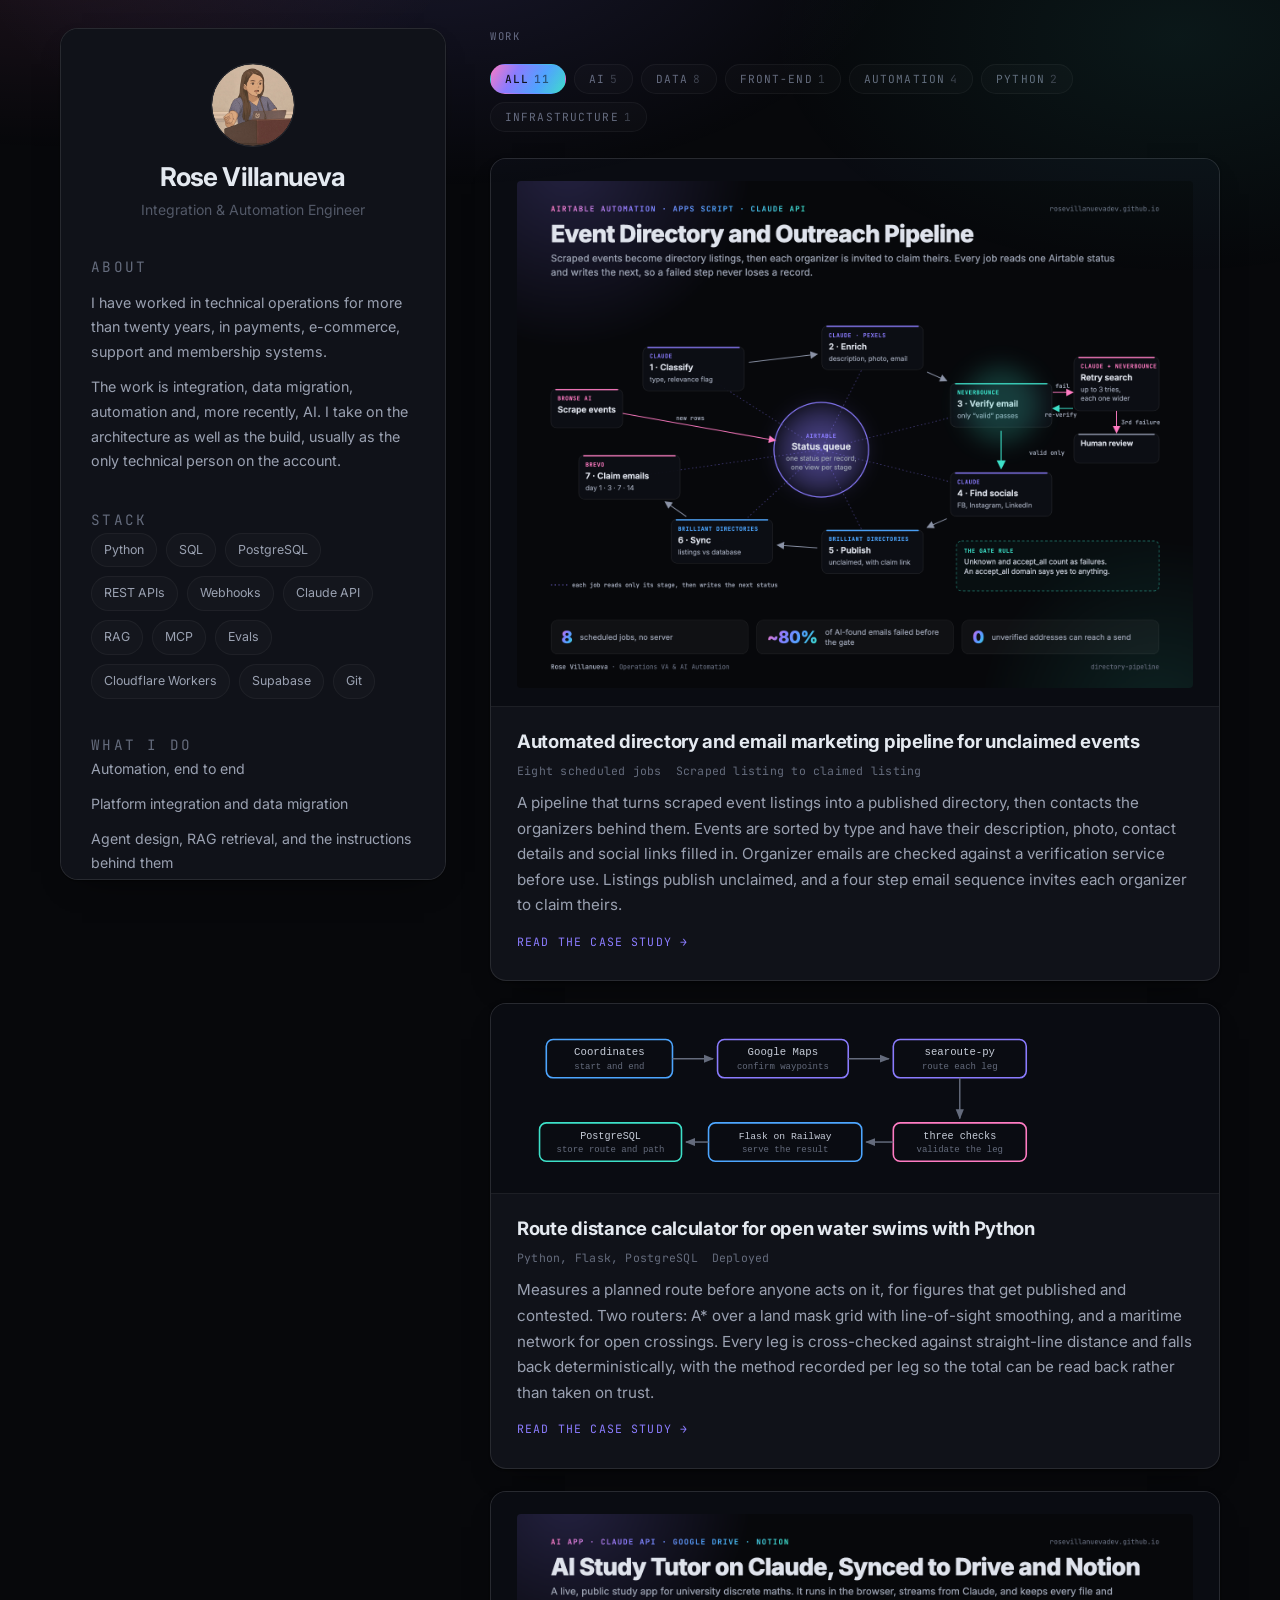
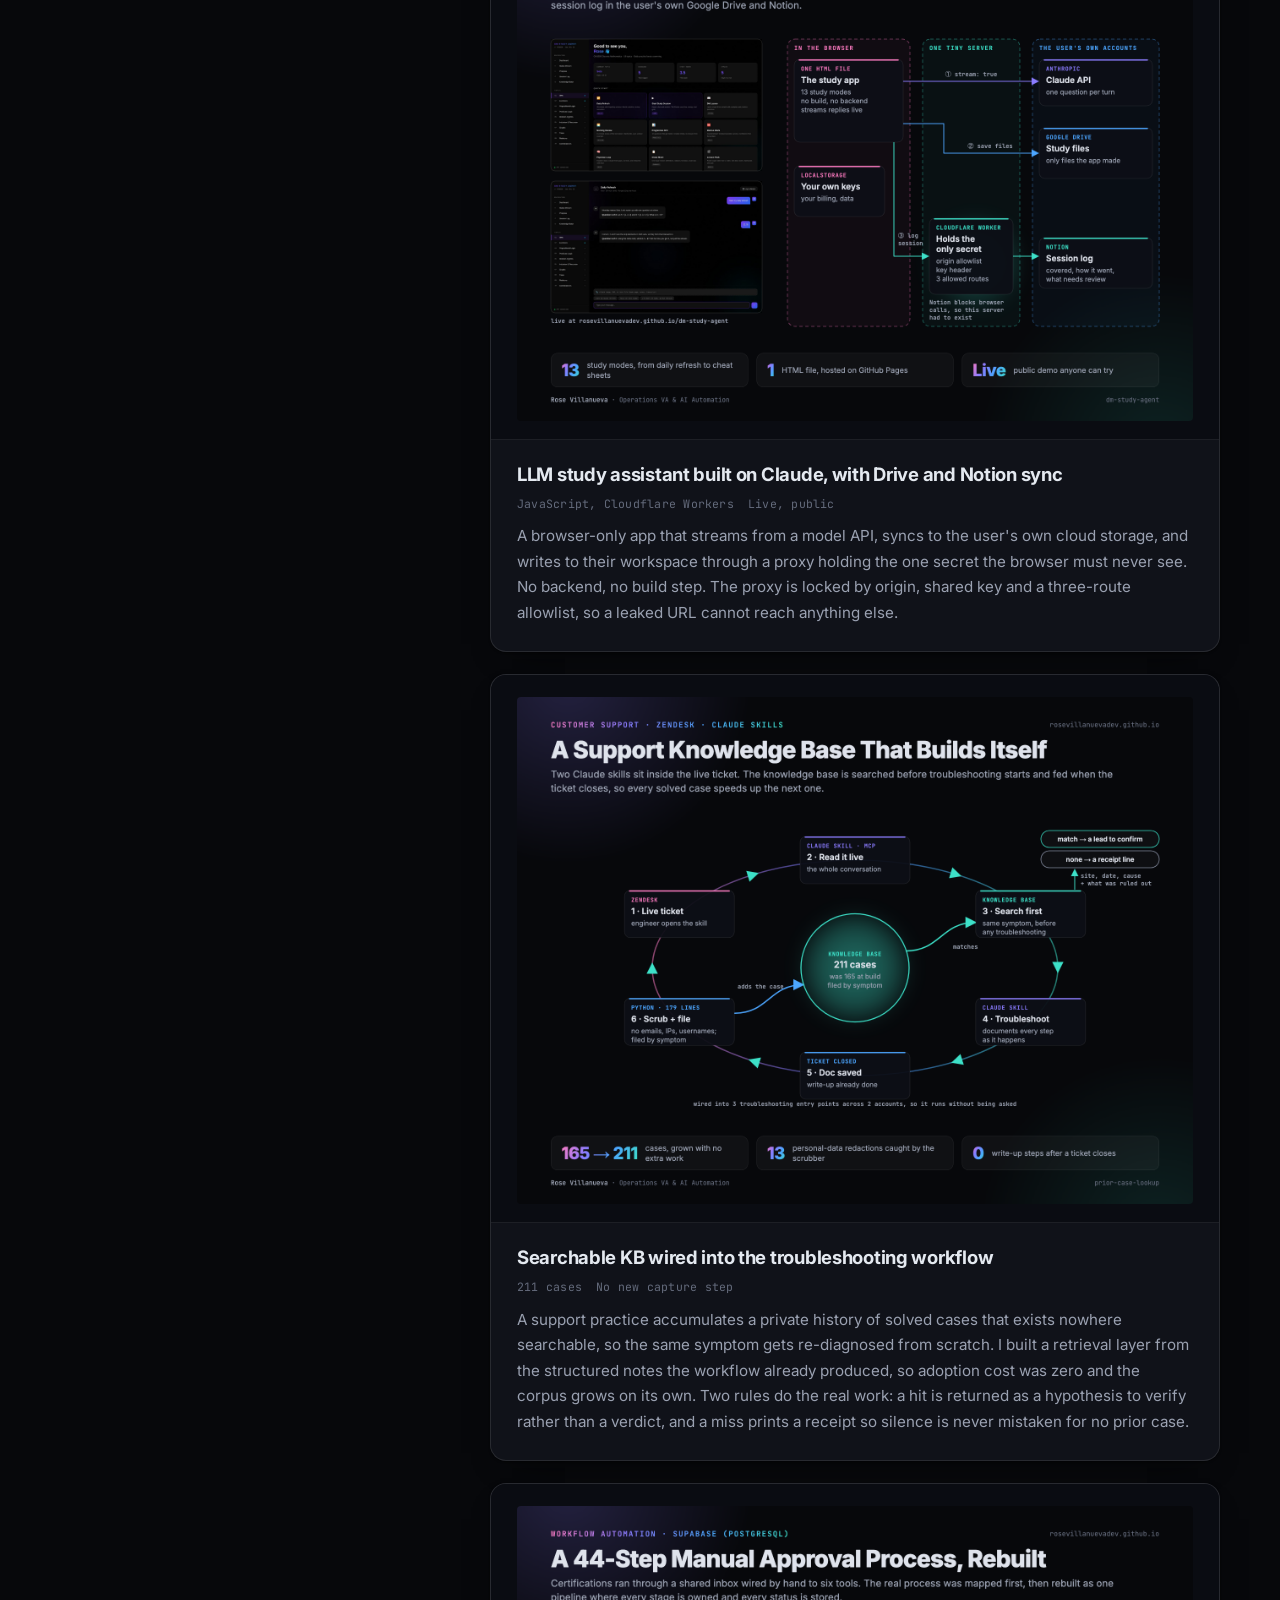
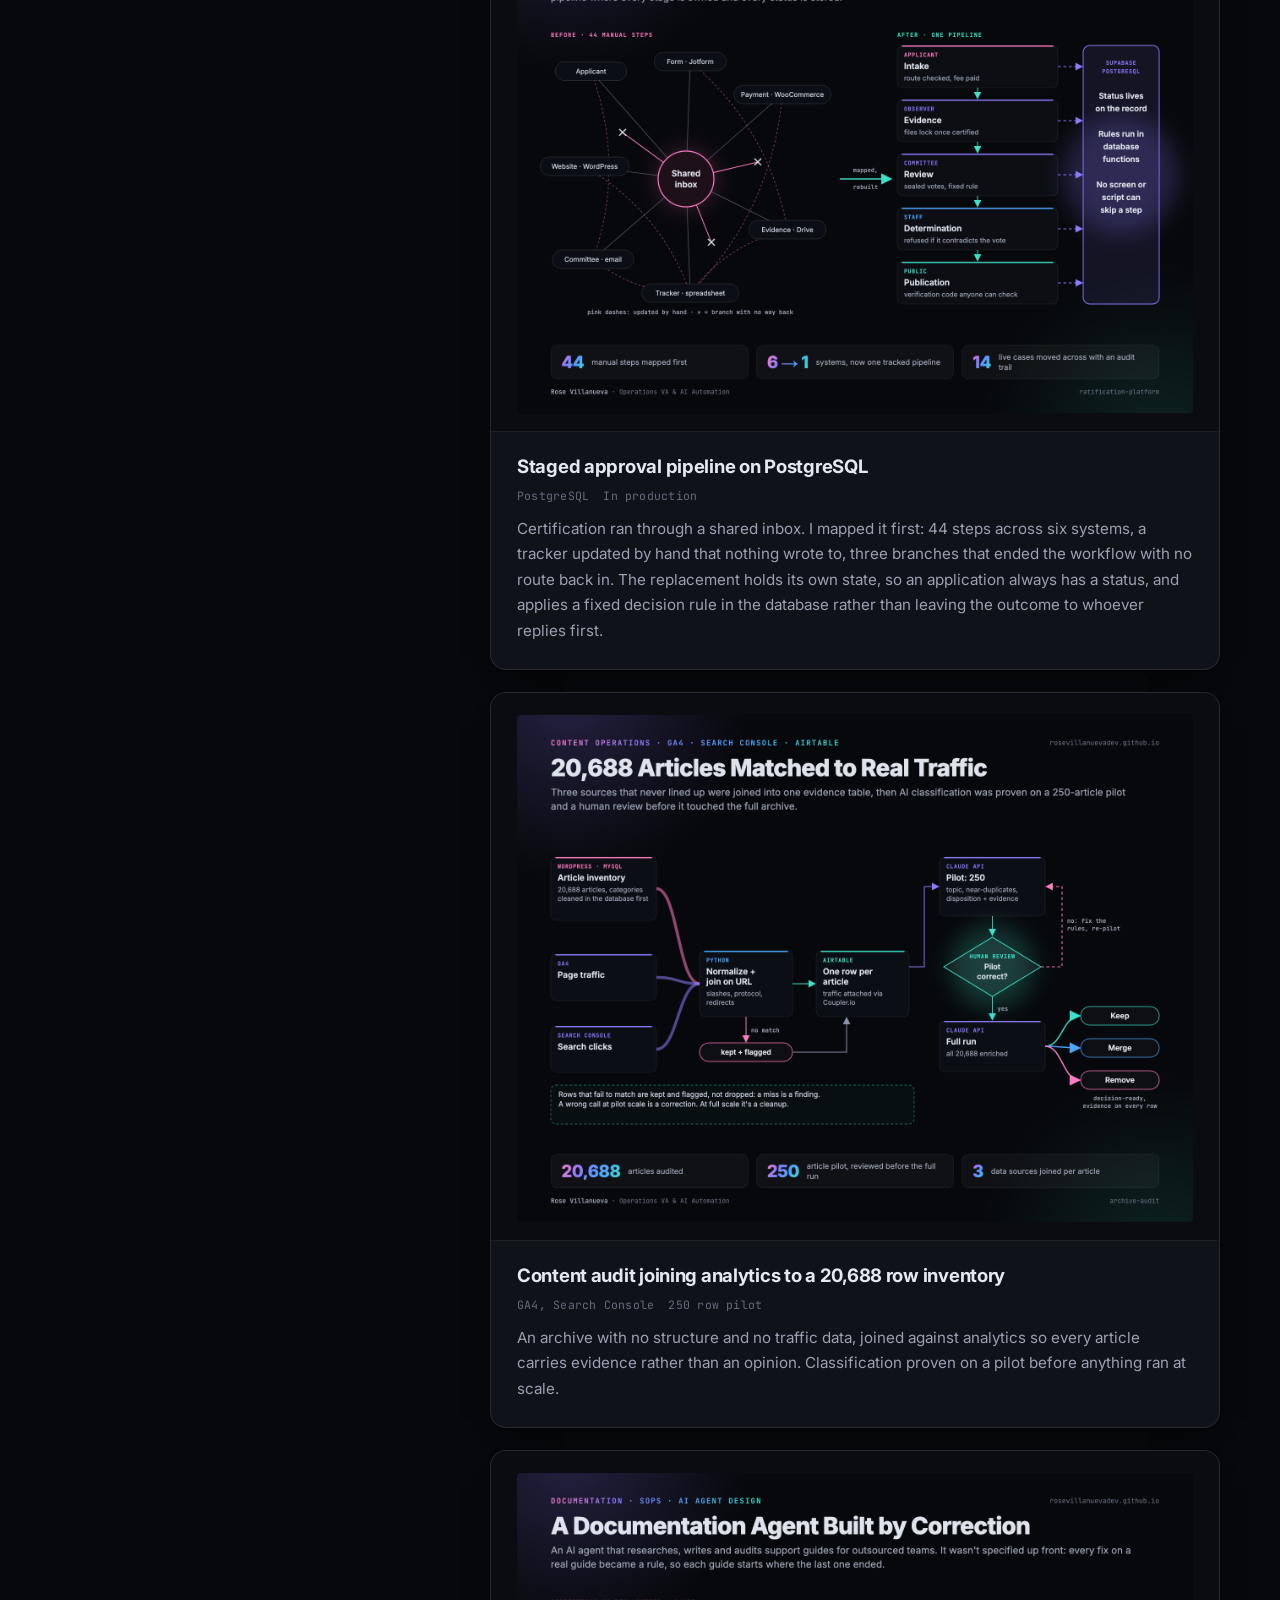
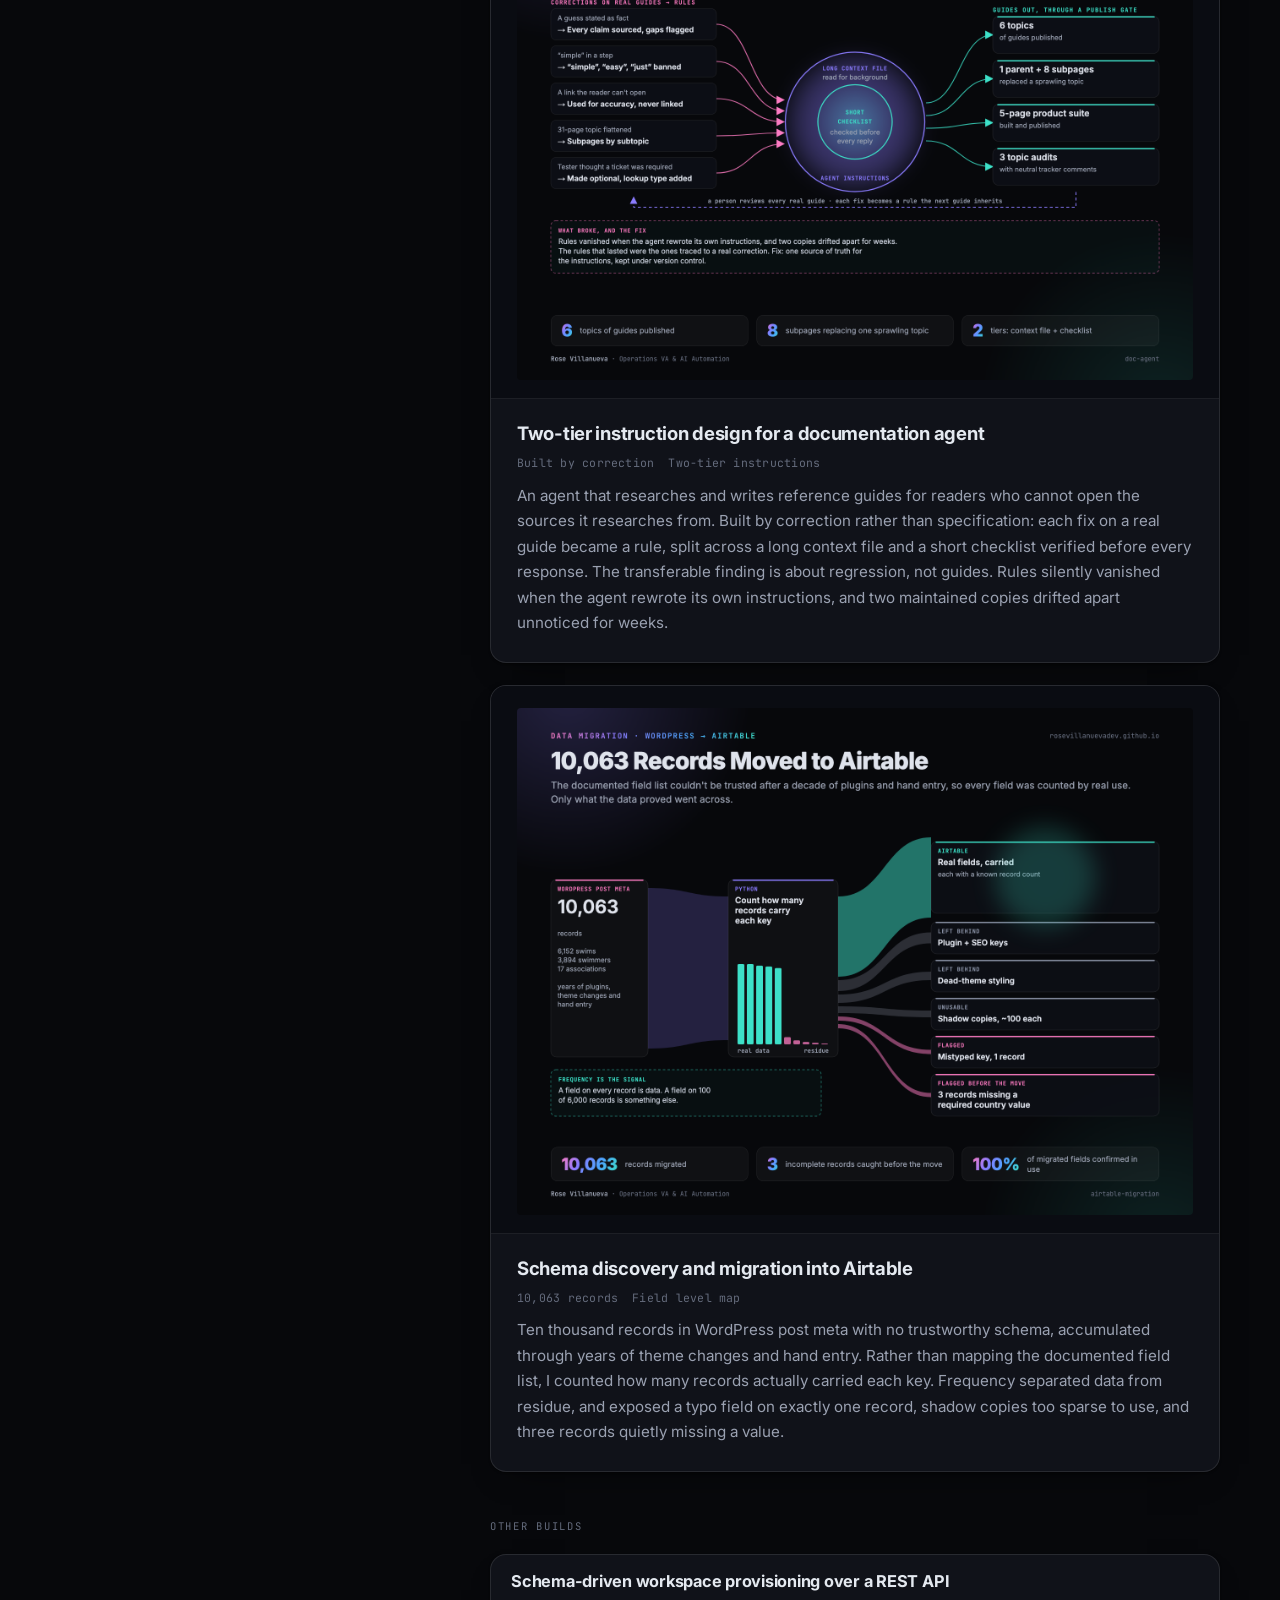
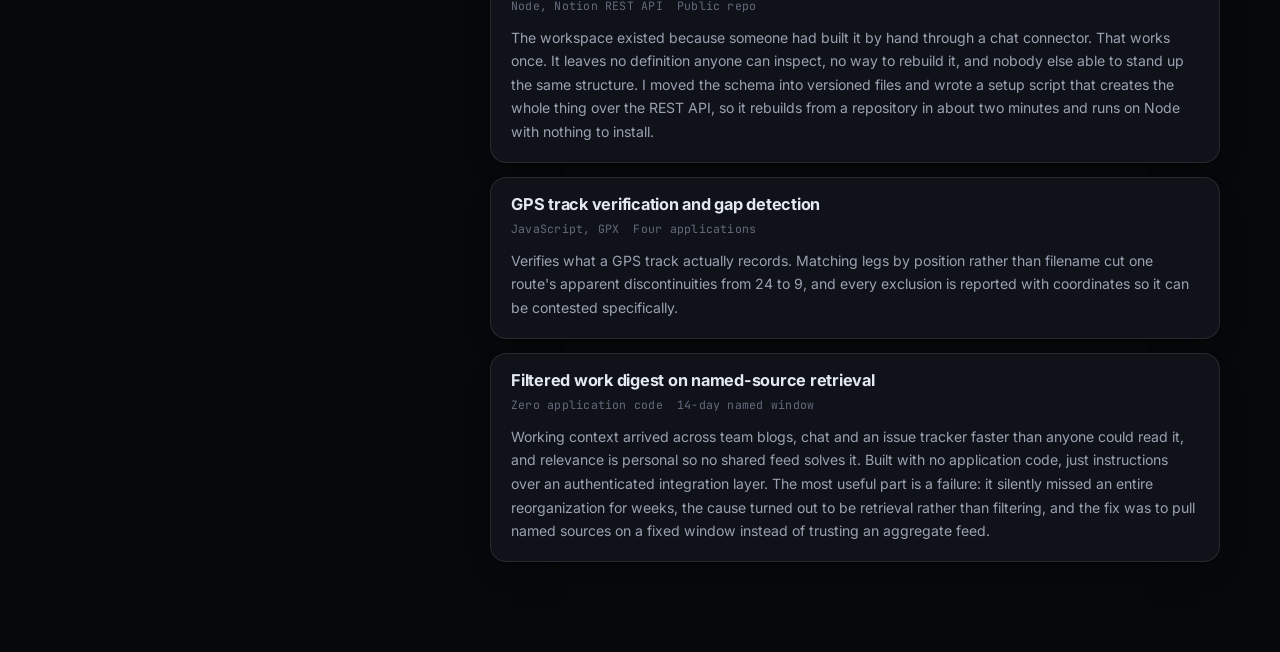
<file: index.html>
<!DOCTYPE html>
<html lang="en">
<head>
<meta charset="utf-8">
<meta name="viewport" content="width=device-width, initial-scale=1">
<title>Rose Villanueva</title>
<meta name="description" content="Systems and operations contractor. Platform administration, data migration, integrations and AI tooling.">
<link rel="preconnect" href="https://fonts.googleapis.com">
<link rel="preconnect" href="https://fonts.gstatic.com" crossorigin>
<link href="https://fonts.googleapis.com/css2?family=Inter:wght@400;500;600;700;800&family=JetBrains+Mono:wght@400;500&display=swap" rel="stylesheet">
<link rel="stylesheet" href="styles.css?v=aa6f0bf4">
</head>
<body>

<div class="layout">

  <!-- ==================== SIDEBAR ==================== -->
  <aside class="aside">
    <div class="avatar"><img src="avatar.png" alt="Rose Villanueva speaking at a conference"></div>
    <a class="side-name" href="index.html">Rose Villanueva</a>
    <p class="side-sub">Integration &amp; Automation Engineer</p>

    <div class="side-block">
      <p class="side-label">About</p>
      <p>
        I have worked in technical operations for more than twenty years, in payments,
        e-commerce, support and membership systems.
      </p>
      <p>
        The work is integration, data migration, automation and, more recently, AI. I take on
        the architecture as well as the build, usually as the only technical person on the
        account.
      </p>
    </div>

    <div class="side-block">
      <p class="side-label">Stack</p>
      <div class="chips">
        <span class="chip">Python</span>
        <span class="chip">SQL</span>
        <span class="chip">PostgreSQL</span>
        <span class="chip">REST APIs</span>
        <span class="chip">Webhooks</span>
        <span class="chip">Claude API</span>
        <span class="chip">RAG</span>
        <span class="chip">MCP</span>
        <span class="chip">Evals</span>
        <span class="chip">Cloudflare Workers</span>
        <span class="chip">Supabase</span>
        <span class="chip">Git</span>
      </div>
    </div>

    <div class="side-block">
      <p class="side-label">What I do</p>
      <ul class="side-rows">
        <li>Automation, end to end</li>
        <li>Platform integration and data migration</li>
        <li>Agent design, RAG retrieval, and the instructions behind them</li>
        <li>Evaluation, catching output that is wrong but plausible</li>
        <li>Instructional design for technical systems</li>
        <li>Documentation a team can run the system from</li>
      </ul>
    </div>

    <div class="side-block">
      <p class="side-label">What I build</p>
      <ul class="side-rows">
        <li>LLM agents, MCP servers, skills and RAG retrieval layers</li>
        <li>Data pipelines and scheduled jobs</li>
        <li>Courses and the platforms that deliver them</li>
        <li>Directory and membership platforms</li>
        <li>Approval and review workflows</li>
        <li>Email lifecycle and outreach automation</li>
        <li>Internal tools and admin sites</li>
      </ul>
    </div>

    <div class="side-block">
      <p class="side-label">Contact</p>
      <ul class="side-rows">
        <li><a href="https://github.com/rosevillanuevadev">github.com/rosevillanuevadev</a></li>
      </ul>
    </div>

    <div class="side-block">
      <p class="side-label">Speaking</p>
      <ul class="side-rows speaking">
        <li>Support Driven Expo <span>Chicago</span></li>
        <li>WordCamp Vienna <span>Austria</span></li>
        <li>WooCommerce Workshop <span>Singapore</span></li>
      </ul>
    </div>
  </aside>

  <!-- ==================== MAIN ==================== -->
  <main class="main-col">

    <section>
      <p class="side-label">Work</p>
      <div class="filters">
        <button class="pill on" data-f="all">All<span class="pill-count">11</span></button>
        <button class="pill" data-f="ai">AI<span class="pill-count">5</span></button>
        <button class="pill" data-f="data">Data<span class="pill-count">8</span></button>
        <button class="pill" data-f="frontend">Front-end<span class="pill-count">1</span></button>
        <button class="pill" data-f="automation">Automation<span class="pill-count">4</span></button>
        <button class="pill" data-f="python">Python<span class="pill-count">2</span></button>
        <button class="pill" data-f="infra">Infrastructure<span class="pill-count">1</span></button>
      </div>
      <div class="proj-grid">

        <a class="proj feat" href="directory-pipeline.html" data-tags="ai automation data">
          <div class="proj-fig"><img src="diagrams/directory-pipeline.png" alt="Browse AI scrapes events into Airtable, Claude classifies and describes each one, NeverBounce verifies the organizer address, the listing publishes to Brilliant Directories unclaimed, and Brevo sends the claim emails." loading="lazy" width="1600" height="1200"></div>
          <div class="proj-body">
            <h3>Automated directory and email marketing pipeline for unclaimed events</h3>
            <div class="meta-row"><span>Eight scheduled jobs</span><span>Scraped listing to claimed listing</span></div>
            <p>A pipeline that turns scraped event listings into a published directory, then contacts the organizers behind them. Events are sorted by type and have their description, photo, contact details and social links filled in. Organizer emails are checked against a verification service before use. Listings publish unclaimed, and a four step email sequence invites each organizer to claim theirs.</p>
            <span class="feat-go">Read the case study &rarr;</span>
          </div>
        </a>

        <a class="proj feat" href="swim-distance-calculator.html" data-tags="python data">
          <div class="proj-fig"><svg viewBox="0 0 600 132" role="img" aria-label="Start and end coordinates, waypoints confirmed on a Google Map, each leg routed with searoute-py and validated by three checks, then served by Flask on Railway and stored in PostgreSQL with its full path."><defs><marker id="rec" viewBox="0 0 10 8" refX="9" refY="4" markerWidth="7" markerHeight="6" orient="auto"><polygon points="0,0 10,4 0,8" fill="var(--text-dim)"/></marker></defs><g font-family="ui-monospace,SFMono-Regular,Menlo,monospace" font-size="9.5" text-anchor="middle"><rect x="26" y="12" width="112" height="34" rx="6" fill="none" stroke="var(--blue)" stroke-width="1.4"/><text x="82.0" y="26" fill="var(--text-strong)">Coordinates</text><text x="82.0" y="38" fill="var(--text-dim)" font-size="8">start and end</text><rect x="178" y="12" width="116" height="34" rx="6" fill="none" stroke="var(--violet)" stroke-width="1.4"/><text x="236.0" y="26" fill="var(--text-strong)">Google Maps</text><text x="236.0" y="38" fill="var(--text-dim)" font-size="8">confirm waypoints</text><rect x="334" y="12" width="118" height="34" rx="6" fill="none" stroke="var(--violet)" stroke-width="1.4"/><text x="393.0" y="26" fill="var(--text-strong)">searoute-py</text><text x="393.0" y="38" fill="var(--text-dim)" font-size="8">route each leg</text><path d="M138 29 H174" fill="none" stroke="var(--text-dim)" stroke-width="1.3" marker-end="url(#rec)"/><path d="M294 29 H330" fill="none" stroke="var(--text-dim)" stroke-width="1.3" marker-end="url(#rec)"/><path d="M393 46 V82" fill="none" stroke="var(--text-dim)" stroke-width="1.3" marker-end="url(#rec)"/><rect x="334" y="86" width="118" height="34" rx="6" fill="none" stroke="var(--pink)" stroke-width="1.4"/><text x="393.0" y="100" fill="var(--text-strong)" font-size="9">three checks</text><text x="393.0" y="112" fill="var(--text-dim)" font-size="8">validate the leg</text><rect x="170" y="86" width="136" height="34" rx="6" fill="none" stroke="var(--blue)" stroke-width="1.4"/><text x="238.0" y="100" fill="var(--text-strong)" font-size="8.6">Flask on Railway</text><text x="238.0" y="112" fill="var(--text-dim)" font-size="8">serve the result</text><rect x="20" y="86" width="126" height="34" rx="6" fill="none" stroke="var(--teal)" stroke-width="1.4"/><text x="83.0" y="100" fill="var(--text-strong)" font-size="9">PostgreSQL</text><text x="83.0" y="112" fill="var(--text-dim)" font-size="8">store route and path</text><path d="M334 103 H310" fill="none" stroke="var(--text-dim)" stroke-width="1.3" marker-end="url(#rec)"/><path d="M170 103 H150" fill="none" stroke="var(--text-dim)" stroke-width="1.3" marker-end="url(#rec)"/></g></svg></div>
          <div class="proj-body">
            <h3>Route distance calculator for open water swims with Python</h3>
            <div class="meta-row"><span>Python, Flask, PostgreSQL</span><span>Deployed</span></div>
            <p>Measures a planned route before anyone acts on it, for figures that get published and contested. Two routers: A* over a land mask grid with line-of-sight smoothing, and a maritime network for open crossings. Every leg is cross-checked against straight-line distance and falls back deterministically, with the method recorded per leg so the total can be read back rather than taken on trust.</p>
            <span class="feat-go">Read the case study &rarr;</span>
          </div>
        </a>

        <a class="proj feat" href="dm-study-agent.html" data-tags="ai frontend infra">
          <div class="proj-fig"><img src="diagrams/dm-study-agent.png" alt="One HTML file in the browser streams from the Claude API, saves study files to the user's own Google Drive, and logs each session to Notion through a Cloudflare Worker that holds the only secret." loading="lazy" width="1600" height="1200"></div>
          <div class="proj-body">
            <h3>LLM study assistant built on Claude, with Drive and Notion sync</h3>
            <div class="meta-row"><span>JavaScript, Cloudflare Workers</span><span>Live, public</span></div>
            <p>A browser-only app that streams from a model API, syncs to the user's own cloud storage, and writes to their workspace through a proxy holding the one secret the browser must never see. No backend, no build step. The proxy is locked by origin, shared key and a three-route allowlist, so a leaked URL cannot reach anything else.</p>
          </div>
        </a>

        <a class="proj feat" href="prior-case-lookup.html" data-tags="ai data python">
          <div class="proj-fig"><img src="diagrams/prior-case-lookup.png" alt="Notes already written are scrubbed, filed by symptom, and looked up before any investigation plan. A hit is a hypothesis, a miss is printed." loading="lazy" width="1600" height="1200"></div>
          <div class="proj-body">
            <h3>Searchable KB wired into the troubleshooting workflow</h3>
            <div class="meta-row"><span>211 cases</span><span>No new capture step</span></div>
            <p>A support practice accumulates a private history of solved cases that exists nowhere searchable, so the same symptom gets re-diagnosed from scratch. I built a retrieval layer from the structured notes the workflow already produced, so adoption cost was zero and the corpus grows on its own. Two rules do the real work: a hit is returned as a hypothesis to verify rather than a verdict, and a miss prints a receipt so silence is never mistaken for no prior case.</p>
          </div>
        </a>

        <a class="proj feat" href="ratification-platform.html" data-tags="data automation">
          <div class="proj-fig"><img src="diagrams/ratification-platform.png" alt="Intake, evidence, committee review with a fixed decision rule, then determination and publication." loading="lazy" width="1600" height="1200"></div>
          <div class="proj-body">
            <h3>Staged approval pipeline on PostgreSQL</h3>
            <div class="meta-row"><span>PostgreSQL</span><span>In production</span></div>
            <p>Certification ran through a shared inbox. I mapped it first: 44 steps across six systems, a tracker updated by hand that nothing wrote to, three branches that ended the workflow with no route back in. The replacement holds its own state, so an application always has a status, and applies a fixed decision rule in the database rather than leaving the outcome to whoever replies first.</p>
          </div>
        </a>

        <a class="proj feat" href="archive-audit.html" data-tags="data">
          <div class="proj-fig"><img src="diagrams/archive-audit.png" alt="A content inventory joined against two analytics sources, sorted into disposition buckets." loading="lazy" width="1600" height="1200"></div>
          <div class="proj-body">
            <h3>Content audit joining analytics to a 20,688 row inventory</h3>
            <div class="meta-row"><span>GA4, Search Console</span><span>250 row pilot</span></div>
            <p>An archive with no structure and no traffic data, joined against analytics so every article carries evidence rather than an opinion. Classification proven on a pilot before anything ran at scale.</p>
          </div>
        </a>

        <a class="proj feat" href="doc-agent.html" data-tags="ai">
          <div class="proj-fig"><img src="diagrams/doc-agent.png" alt="A guide is built, a correction is raised on the real guide, the correction becomes a rule in a two-tier instruction set, and the next guide inherits it. The observed failure is rules disappearing when the agent rewrites its own instructions." loading="lazy" width="1600" height="1200"></div>
          <div class="proj-body">
            <h3>Two-tier instruction design for a documentation agent</h3>
            <div class="meta-row"><span>Built by correction</span><span>Two-tier instructions</span></div>
            <p>An agent that researches and writes reference guides for readers who cannot open the sources it researches from. Built by correction rather than specification: each fix on a real guide became a rule, split across a long context file and a short checklist verified before every response. The transferable finding is about regression, not guides. Rules silently vanished when the agent rewrote its own instructions, and two maintained copies drifted apart unnoticed for weeks.</p>
          </div>
        </a>

        <a class="proj feat" href="airtable-migration.html" data-tags="data">
          <div class="proj-fig"><img src="diagrams/airtable-migration.png" alt="Every meta key in use is counted, and the frequency separates real data from residue." loading="lazy" width="1600" height="1200"></div>
          <div class="proj-body">
            <h3>Schema discovery and migration into Airtable</h3>
            <div class="meta-row"><span>10,063 records</span><span>Field level map</span></div>
            <p>Ten thousand records in WordPress post meta with no trustworthy schema, accumulated through years of theme changes and hand entry. Rather than mapping the documented field list, I counted how many records actually carried each key. Frequency separated data from residue, and exposed a typo field on exactly one record, shadow copies too sparse to use, and three records quietly missing a value.</p>
          </div>
        </a>
      </div>

      <p class="side-label other-label">Other builds</p>
      <div class="proj-grid compact-grid">

        <a class="proj compact" href="notion-provisioning.html" data-tags="automation data">
          <div class="proj-body">
            <h3>Schema-driven workspace provisioning over a REST API</h3>
            <div class="meta-row"><span>Node, Notion REST API</span><span>Public repo</span></div>
            <p>The workspace existed because someone had built it by hand through a chat connector. That works once. It leaves no definition anyone can inspect, no way to rebuild it, and nobody else able to stand up the same structure. I moved the schema into versioned files and wrote a setup script that creates the whole thing over the REST API, so it rebuilds from a repository in about two minutes and runs on Node with nothing to install.</p>
          </div>
        </a>

        <a class="proj compact" href="post-swim-mapping.html" data-tags="data">
          <div class="proj-body">
            <h3>GPS track verification and gap detection</h3>
            <div class="meta-row"><span>JavaScript, GPX</span><span>Four applications</span></div>
            <p>Verifies what a GPS track actually records. Matching legs by position rather than filename cut one route's apparent discontinuities from 24 to 9, and every exclusion is reported with coordinates so it can be contested specifically.</p>
          </div>
        </a>

        <a class="proj compact" href="work-digest.html" data-tags="ai automation">
          <div class="proj-body">
            <h3>Filtered work digest on named-source retrieval</h3>
            <div class="meta-row"><span>Zero application code</span><span>14-day named window</span></div>
            <p>Working context arrived across team blogs, chat and an issue tracker faster than anyone could read it, and relevance is personal so no shared feed solves it. Built with no application code, just instructions over an authenticated integration layer. The most useful part is a failure: it silently missed an entire reorganization for weeks, the cause turned out to be retrieval rather than filtering, and the fix was to pull named sources on a fixed window instead of trusting an aggregate feed.</p>
          </div>
        </a>
      </div>
    </section>

    

  </main>

</div>

<script>
document.querySelectorAll('.pill').forEach(function (btn) {
  btn.addEventListener('click', function () {
    var f = btn.dataset.f;
    document.querySelectorAll('.pill').forEach(function (p) { p.classList.toggle('on', p === btn); });
    document.querySelectorAll('.proj').forEach(function (card) {
      card.hidden = f !== 'all' && !card.dataset.tags.split(' ').includes(f);
    });
  });
});
</script>
</body>
</html>
</file>
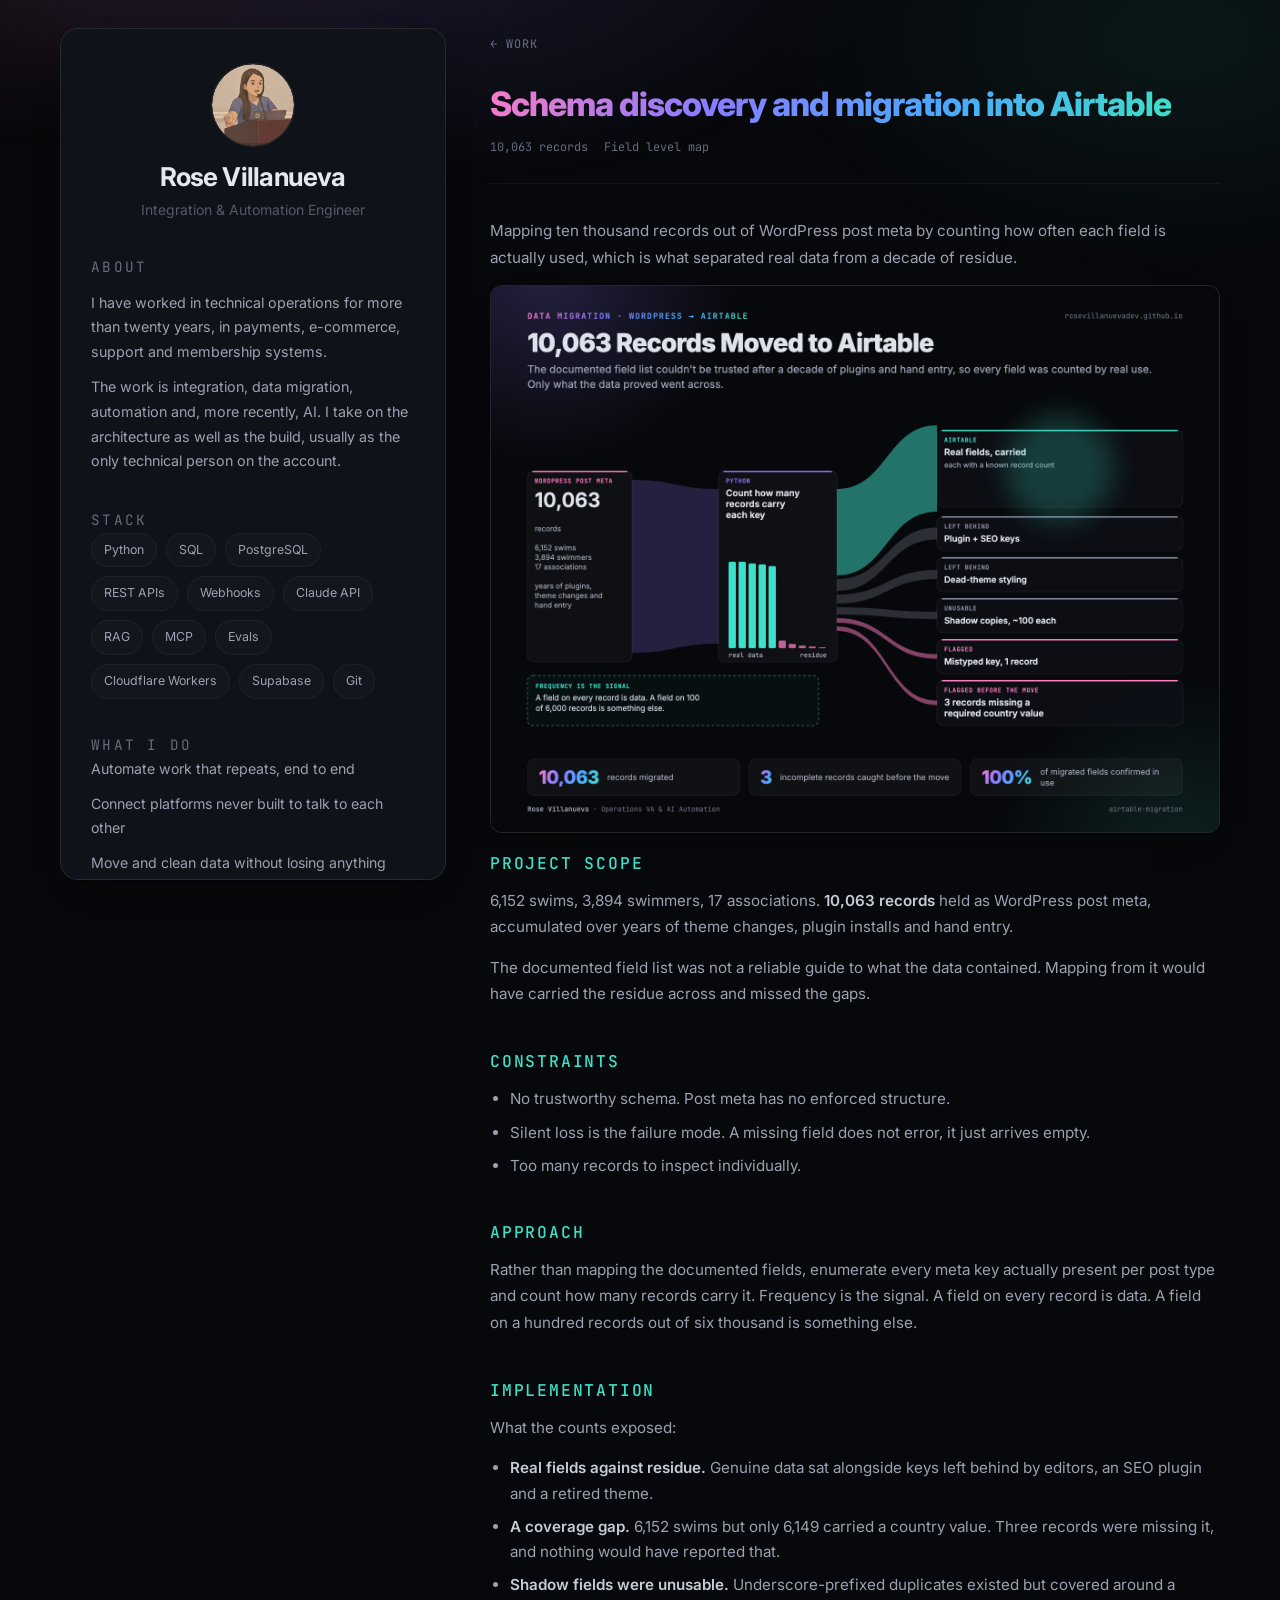
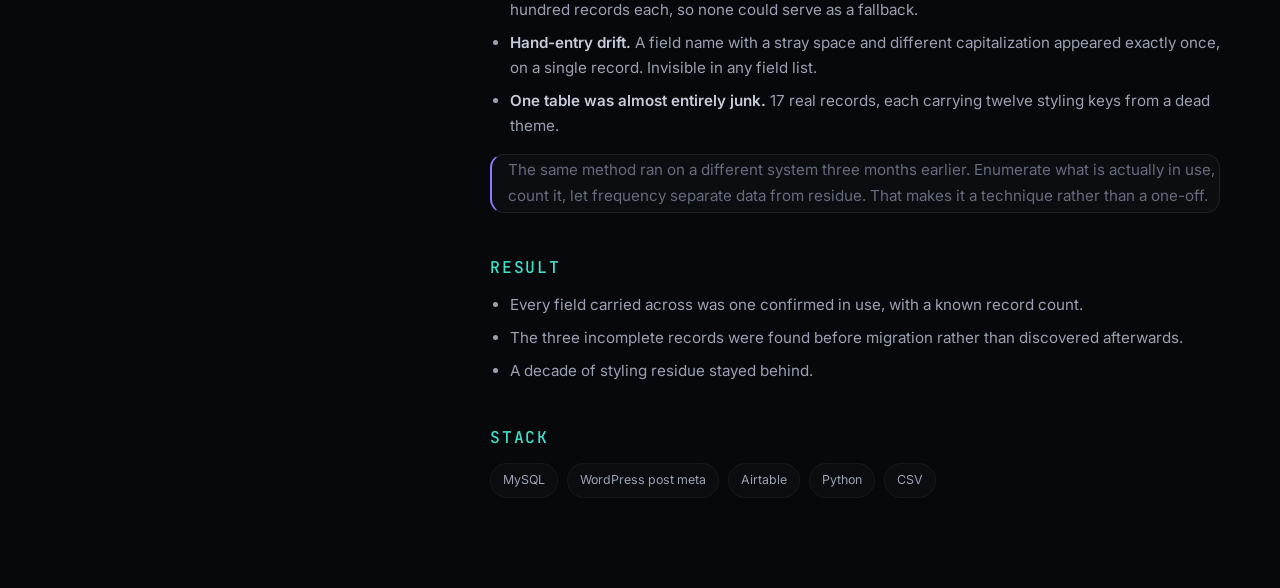
<file: airtable-migration.html>
<!DOCTYPE html>
<html lang="en">
<head>
<meta charset="utf-8">
<meta name="viewport" content="width=device-width, initial-scale=1">
<title>Schema discovery and migration into Airtable, Rose Villanueva</title>
<meta name="description" content="Mapping ten thousand records out of WordPress post meta by counting how often each field is actually used, which is what separated real data from a decade of residue.">
<link rel="preconnect" href="https://fonts.googleapis.com">
<link rel="preconnect" href="https://fonts.gstatic.com" crossorigin>
<link href="https://fonts.googleapis.com/css2?family=Inter:wght@400;500;600;700;800&family=JetBrains+Mono:wght@400;500&display=swap" rel="stylesheet">
<link rel="stylesheet" href="styles.css?v=aa6f0bf4">
</head>
<body>
<div class="layout">
  <aside class="aside">
    <div class="avatar"><img src="avatar.png" alt="Rose Villanueva speaking at a conference"></div>
    <a class="side-name" href="index.html">Rose Villanueva</a>
    <p class="side-sub">Integration &amp; Automation Engineer</p>

    <div class="side-block">
      <p class="side-label">About</p>
      <p>
        I have worked in technical operations for more than twenty years, in payments,
        e-commerce, support and membership systems.
      </p>
      <p>
        The work is integration, data migration, automation and, more recently, AI. I take on
        the architecture as well as the build, usually as the only technical person on the
        account.
      </p>
    </div>

    <div class="side-block">
      <p class="side-label">Stack</p>
      <div class="chips">
        <span class="chip">Python</span>
        <span class="chip">SQL</span>
        <span class="chip">PostgreSQL</span>
        <span class="chip">REST APIs</span>
        <span class="chip">Webhooks</span>
        <span class="chip">Claude API</span>
        <span class="chip">RAG</span>
        <span class="chip">MCP</span>
        <span class="chip">Evals</span>
        <span class="chip">Cloudflare Workers</span>
        <span class="chip">Supabase</span>
        <span class="chip">Git</span>
      </div>
    </div>

    <div class="side-block">
      <p class="side-label">What I do</p>
      <ul class="side-rows">
        <li>Automate work that repeats, end to end</li>
        <li>Connect platforms never built to talk to each other</li>
        <li>Move and clean data without losing anything</li>
        <li>Design LLM agents, RAG retrieval and the instruction sets behind them</li>
        <li>Apply instructional design to systems people have to learn</li>
        <li>Document systems so a team can run them without me</li>
      </ul>
    </div>

    <div class="side-block">
      <p class="side-label">What I build</p>
      <ul class="side-rows">
        <li>LLM agents, MCP servers, skills and RAG retrieval layers</li>
        <li>Data pipelines and scheduled jobs</li>
        <li>Courses and the platforms that deliver them</li>
        <li>Directory and membership platforms</li>
        <li>Approval and review workflows</li>
        <li>Email lifecycle and outreach automation</li>
        <li>Internal tools and admin sites</li>
      </ul>
    </div>

    <div class="side-block">
      <p class="side-label">Contact</p>
      <ul class="side-rows">
        <li><a href="https://github.com/rosevillanuevadev">github.com/rosevillanuevadev</a></li>
      </ul>
    </div>

    <div class="side-block">
      <p class="side-label">Speaking</p>
      <ul class="side-rows speaking">
        <li>Support Driven Expo <span>Chicago</span></li>
        <li>WordCamp Vienna <span>Austria</span></li>
        <li>WooCommerce Workshop <span>Singapore</span></li>
      </ul>
    </div>
  </aside>
  <main class="main-col paper">
    <a href="index.html" class="crumb">&larr; Work</a>
    <h1 class="paper-title">Schema discovery and migration into Airtable</h1>
    <div class="paper-meta"><span>10,063 records</span><span>Field level map</span></div>
    <p>Mapping ten thousand records out of WordPress post meta by counting how often each field is actually used, which is what separated real data from a decade of residue.</p>
    <figure class="fig fig-img"><a href="diagrams/airtable-migration.png" target="_blank" rel="noopener"><img src="diagrams/airtable-migration.png" alt="Every meta key in use is counted, and the frequency separates real data from residue." loading="lazy" width="1600" height="1200"></a></figure>
    <h2>Project scope</h2>
    <p>
      6,152 swims, 3,894 swimmers, 17 associations. <strong>10,063 records</strong> held as
      WordPress post meta, accumulated over years of theme changes, plugin installs and hand
      entry.
    </p>
    <p>
      The documented field list was not a reliable guide to what the data contained. Mapping
      from it would have carried the residue across and missed the gaps.
    </p>
    <h2>Constraints</h2>
    <ul>
      <li>No trustworthy schema. Post meta has no enforced structure.</li>
      <li>Silent loss is the failure mode. A missing field does not error, it just arrives empty.</li>
      <li>Too many records to inspect individually.</li>
    </ul>
    <h2>Approach</h2>
    <p>
      Rather than mapping the documented fields, enumerate every meta key actually present
      per post type and count how many records carry it. Frequency is the signal. A field on
      every record is data. A field on a hundred records out of six thousand is something
      else.
    </p>
    <h2>Implementation</h2>
    <p>What the counts exposed:</p>
    <ul>
      <li><strong>Real fields against residue.</strong> Genuine data sat alongside keys left behind by editors, an SEO plugin and a retired theme.</li>
      <li><strong>A coverage gap.</strong> 6,152 swims but only 6,149 carried a country value. Three records were missing it, and nothing would have reported that.</li>
      <li><strong>Shadow fields were unusable.</strong> Underscore-prefixed duplicates existed but covered around a hundred records each, so none could serve as a fallback.</li>
      <li><strong>Hand-entry drift.</strong> A field name with a stray space and different capitalization appeared exactly once, on a single record. Invisible in any field list.</li>
      <li><strong>One table was almost entirely junk.</strong> 17 real records, each carrying twelve styling keys from a dead theme.</li>
    </ul>
    <p class="note">
      The same method ran on a different system three months earlier. Enumerate what is
      actually in use, count it, let frequency separate data from residue. That makes it a
      technique rather than a one-off.
    </p>
    <h2>Result</h2>
    <ul>
      <li>Every field carried across was one confirmed in use, with a known record count.</li>
      <li>The three incomplete records were found before migration rather than discovered afterwards.</li>
      <li>A decade of styling residue stayed behind.</li>
    </ul>
    <h2>Stack</h2>
    <div class="chips"><span class="chip">MySQL</span><span class="chip">WordPress post meta</span><span class="chip">Airtable</span><span class="chip">Python</span><span class="chip">CSV</span></div>

  </main>
</div>
</body>
</html>
</file>
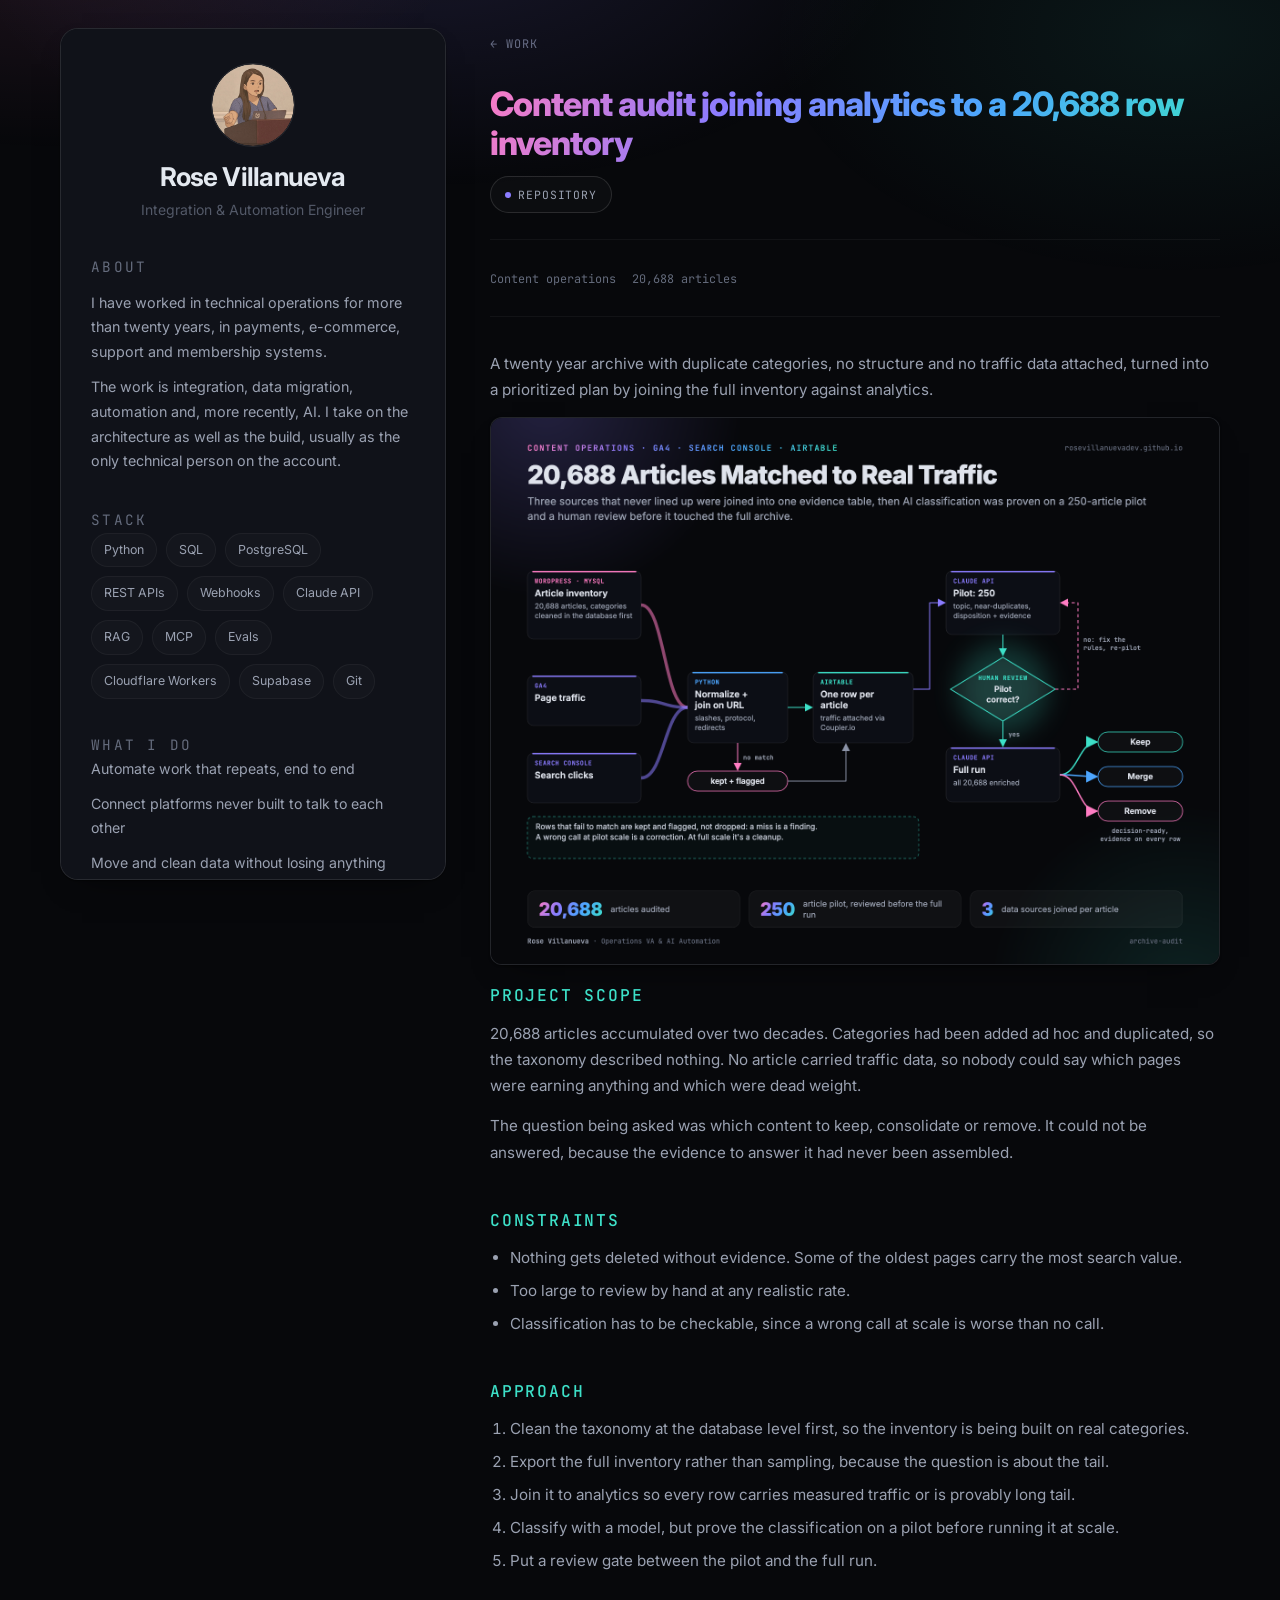
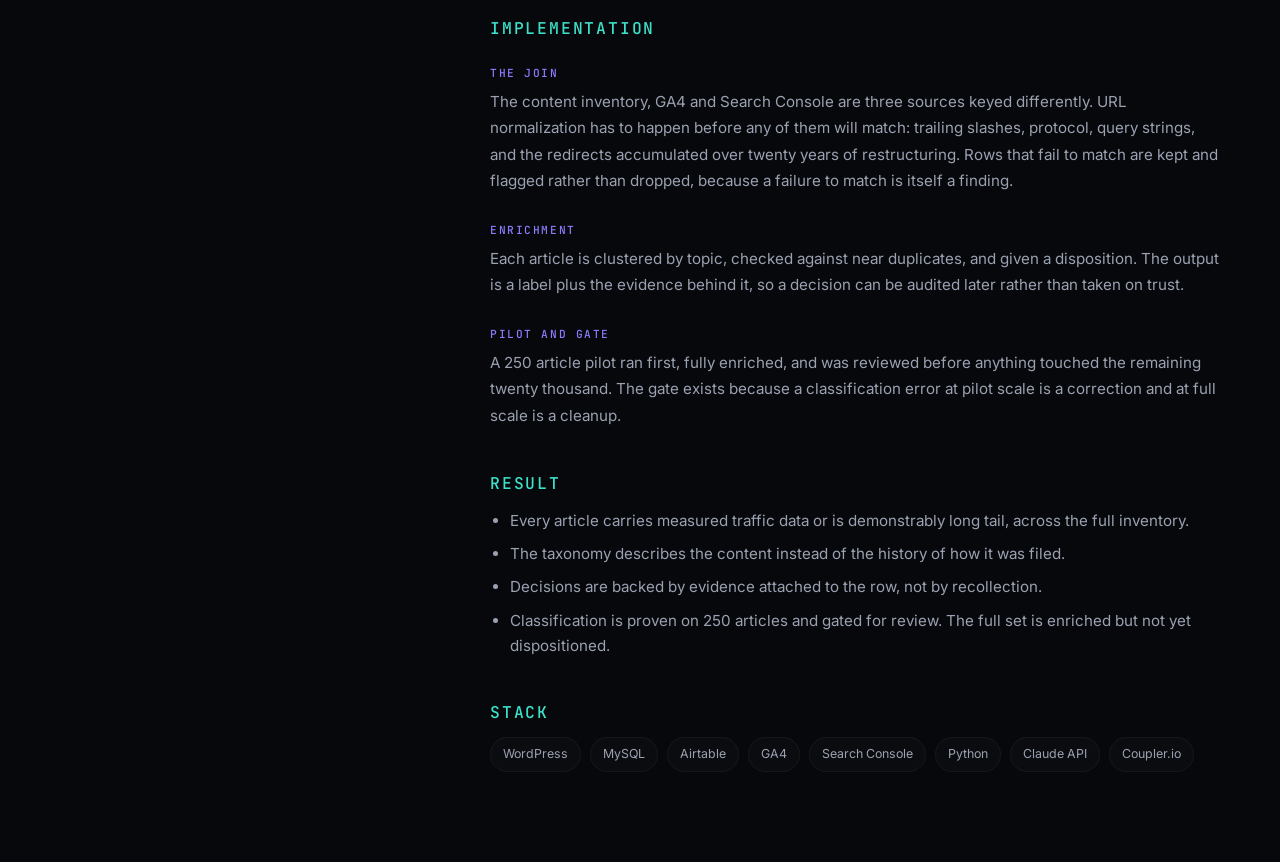
<file: archive-audit.html>
<!DOCTYPE html>
<html lang="en">
<head>
<meta charset="utf-8">
<meta name="viewport" content="width=device-width, initial-scale=1">
<title>Content audit joining analytics to a 20,688 row inventory, Rose Villanueva</title>
<meta name="description" content="A twenty year archive with duplicate categories, no structure and no traffic data attached, turned into a prioritized plan by joining the full inventory against analytics.">
<link rel="preconnect" href="https://fonts.googleapis.com">
<link rel="preconnect" href="https://fonts.gstatic.com" crossorigin>
<link href="https://fonts.googleapis.com/css2?family=Inter:wght@400;500;600;700;800&family=JetBrains+Mono:wght@400;500&display=swap" rel="stylesheet">
<link rel="stylesheet" href="styles.css?v=aa6f0bf4">
</head>
<body>

<div class="layout">

  <aside class="aside">
    <div class="avatar"><img src="avatar.png" alt="Rose Villanueva speaking at a conference"></div>
    <a class="side-name" href="index.html">Rose Villanueva</a>
    <p class="side-sub">Integration &amp; Automation Engineer</p>

    <div class="side-block">
      <p class="side-label">About</p>
      <p>
        I have worked in technical operations for more than twenty years, in payments,
        e-commerce, support and membership systems.
      </p>
      <p>
        The work is integration, data migration, automation and, more recently, AI. I take on
        the architecture as well as the build, usually as the only technical person on the
        account.
      </p>
    </div>

    <div class="side-block">
      <p class="side-label">Stack</p>
      <div class="chips">
        <span class="chip">Python</span>
        <span class="chip">SQL</span>
        <span class="chip">PostgreSQL</span>
        <span class="chip">REST APIs</span>
        <span class="chip">Webhooks</span>
        <span class="chip">Claude API</span>
        <span class="chip">RAG</span>
        <span class="chip">MCP</span>
        <span class="chip">Evals</span>
        <span class="chip">Cloudflare Workers</span>
        <span class="chip">Supabase</span>
        <span class="chip">Git</span>
      </div>
    </div>

    <div class="side-block">
      <p class="side-label">What I do</p>
      <ul class="side-rows">
        <li>Automate work that repeats, end to end</li>
        <li>Connect platforms never built to talk to each other</li>
        <li>Move and clean data without losing anything</li>
        <li>Design LLM agents, RAG retrieval and the instruction sets behind them</li>
        <li>Apply instructional design to systems people have to learn</li>
        <li>Document systems so a team can run them without me</li>
      </ul>
    </div>

    <div class="side-block">
      <p class="side-label">What I build</p>
      <ul class="side-rows">
        <li>LLM agents, MCP servers, skills and RAG retrieval layers</li>
        <li>Data pipelines and scheduled jobs</li>
        <li>Courses and the platforms that deliver them</li>
        <li>Directory and membership platforms</li>
        <li>Approval and review workflows</li>
        <li>Email lifecycle and outreach automation</li>
        <li>Internal tools and admin sites</li>
      </ul>
    </div>

    <div class="side-block">
      <p class="side-label">Contact</p>
      <ul class="side-rows">
        <li><a href="https://github.com/rosevillanuevadev">github.com/rosevillanuevadev</a></li>
      </ul>
    </div>

    <div class="side-block">
      <p class="side-label">Speaking</p>
      <ul class="side-rows speaking">
        <li>Support Driven Expo <span>Chicago</span></li>
        <li>WordCamp Vienna <span>Austria</span></li>
        <li>WooCommerce Workshop <span>Singapore</span></li>
      </ul>
    </div>
  </aside>

  <main class="main-col paper">

    <a href="index.html" class="crumb">&larr; Work</a>

    <h1 class="paper-title">Content audit joining analytics to a 20,688 row inventory</h1>
    <div class="links-row">
      <a class="lnk repo" href="https://github.com/rosevillanuevadev/wowsa-content-archive" target="_blank" rel="noopener">Repository</a>
    </div>
    <div class="paper-meta"><span>Content operations</span><span>20,688 articles</span></div>

    <p>A twenty year archive with duplicate categories, no structure and no traffic data attached, turned into a prioritized plan by joining the full inventory against analytics.</p>

    <figure class="fig fig-img"><a href="diagrams/archive-audit.png" target="_blank" rel="noopener"><img src="diagrams/archive-audit.png" alt="A content inventory joined against two analytics sources, sorted into disposition buckets." loading="lazy" width="1600" height="1200"></a></figure>

    <h2>Project scope</h2>
    <p>
      20,688 articles accumulated over two decades.
      Categories had been added ad hoc and duplicated, so the taxonomy described nothing.
      No article carried traffic data, so nobody could say which pages were earning anything
      and which were dead weight.
    </p>
    <p>
      The question being asked was which content to keep, consolidate or remove. It could
      not be answered, because the evidence to answer it had never been assembled.
    </p>

    <h2>Constraints</h2>
    <ul>
      <li>Nothing gets deleted without evidence. Some of the oldest pages carry the most search value.</li>
      <li>Too large to review by hand at any realistic rate.</li>
      <li>Classification has to be checkable, since a wrong call at scale is worse than no call.</li>
    </ul>

    <h2>Approach</h2>
    <ol>
      <li>Clean the taxonomy at the database level first, so the inventory is being built on real categories.</li>
      <li>Export the full inventory rather than sampling, because the question is about the tail.</li>
      <li>Join it to analytics so every row carries measured traffic or is provably long tail.</li>
      <li>Classify with a model, but prove the classification on a pilot before running it at scale.</li>
      <li>Put a review gate between the pilot and the full run.</li>
    </ol>

    <h2>Implementation</h2>

    <h3>The join</h3>
    <p>
      The content inventory, GA4 and Search Console are three sources keyed differently. URL
      normalization has to happen before any of them will match: trailing slashes, protocol,
      query strings, and the redirects accumulated over twenty years of restructuring. Rows
      that fail to match are kept and flagged rather than dropped, because a failure to match
      is itself a finding.
    </p>

    <h3>Enrichment</h3>
    <p>
      Each article is clustered by topic, checked against near duplicates, and given a
      disposition. The output is a label plus the evidence behind it, so a decision can be
      audited later rather than taken on trust.
    </p>

    <h3>Pilot and gate</h3>
    <p>
      A 250 article pilot ran first, fully enriched, and was reviewed before anything touched
      the remaining twenty thousand. The gate exists because a classification error at pilot
      scale is a correction and at full scale is a cleanup.
    </p>

    <h2>Result</h2>
    <ul>
      <li>Every article carries measured traffic data or is demonstrably long tail, across the full inventory.</li>
      <li>The taxonomy describes the content instead of the history of how it was filed.</li>
      <li>Decisions are backed by evidence attached to the row, not by recollection.</li>
      <li>Classification is proven on 250 articles and gated for review. The full set is enriched but not yet dispositioned.</li>
    </ul>

    <h2>Stack</h2>
    <div class="chips"><span class="chip">WordPress</span><span class="chip">MySQL</span><span class="chip">Airtable</span><span class="chip">GA4</span><span class="chip">Search Console</span><span class="chip">Python</span><span class="chip">Claude API</span><span class="chip">Coupler.io</span></div>

  </main>

</div>

</body>
</html>
</file>
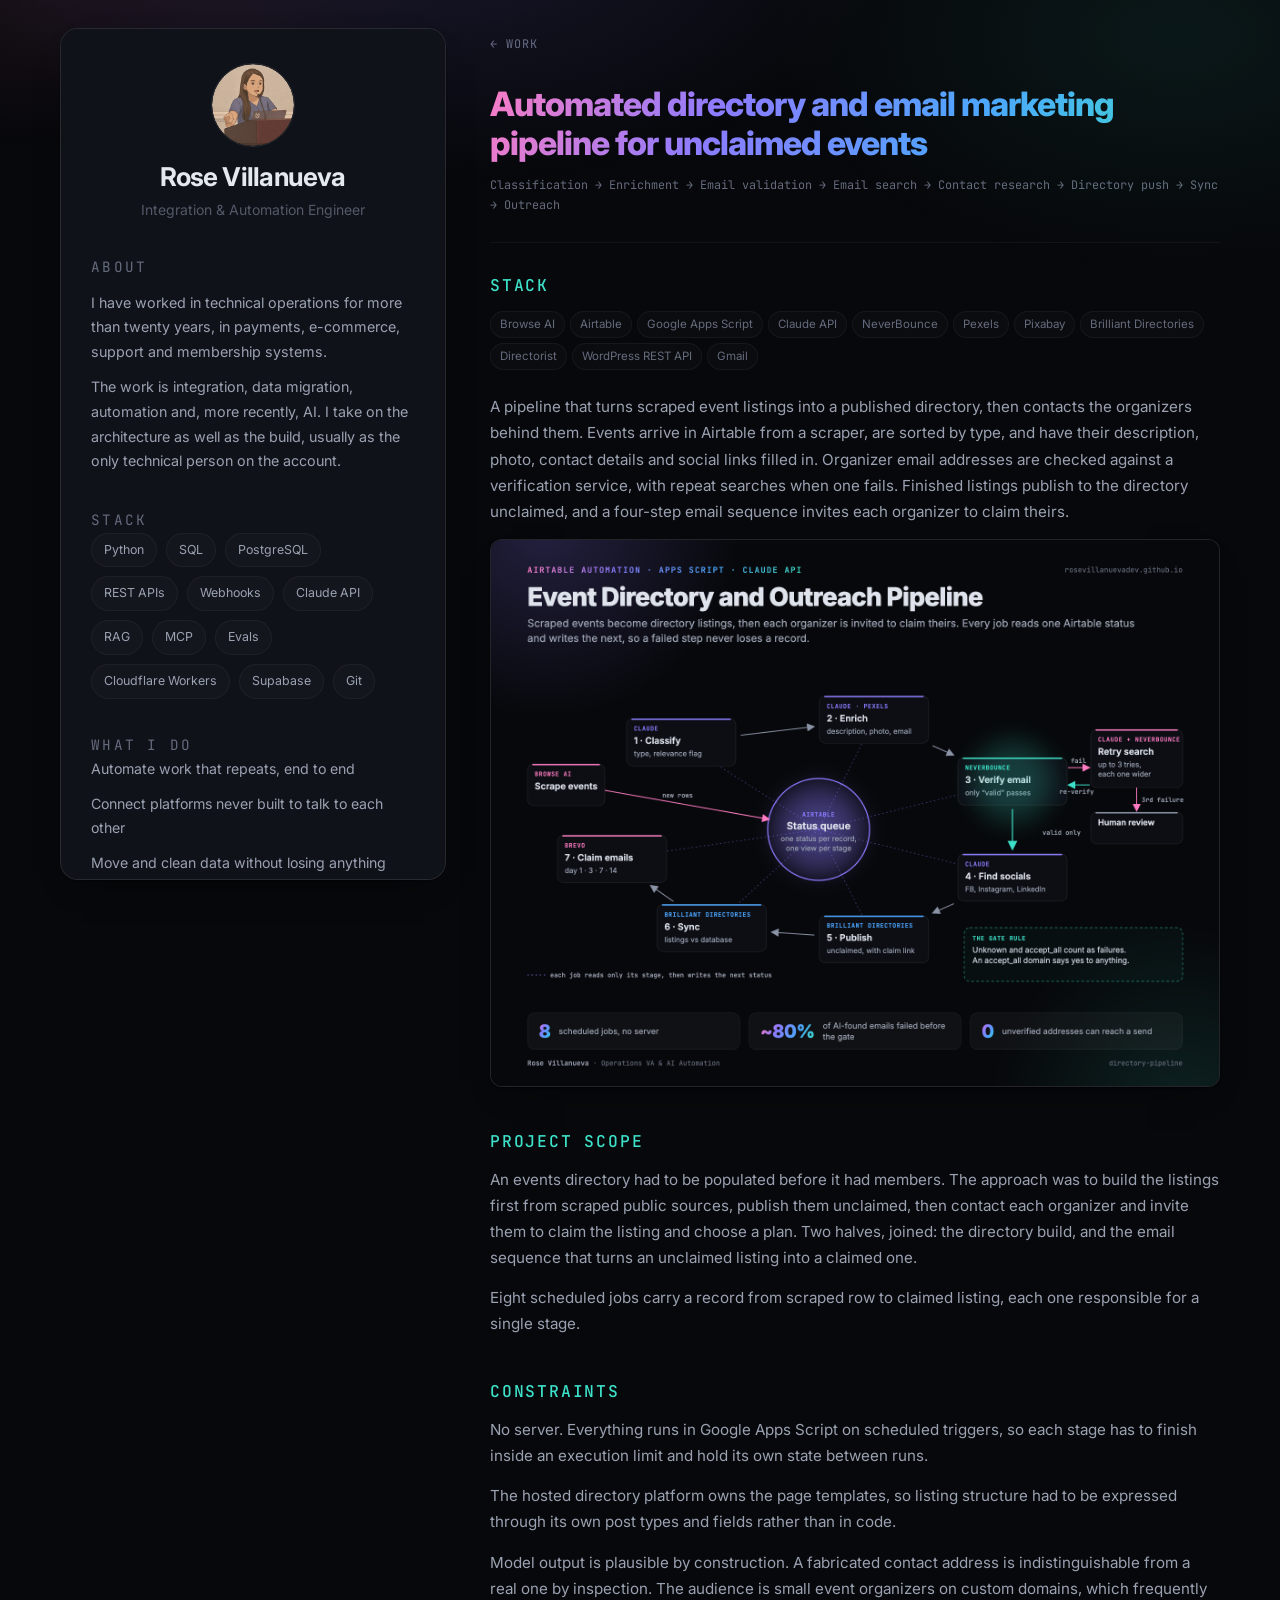
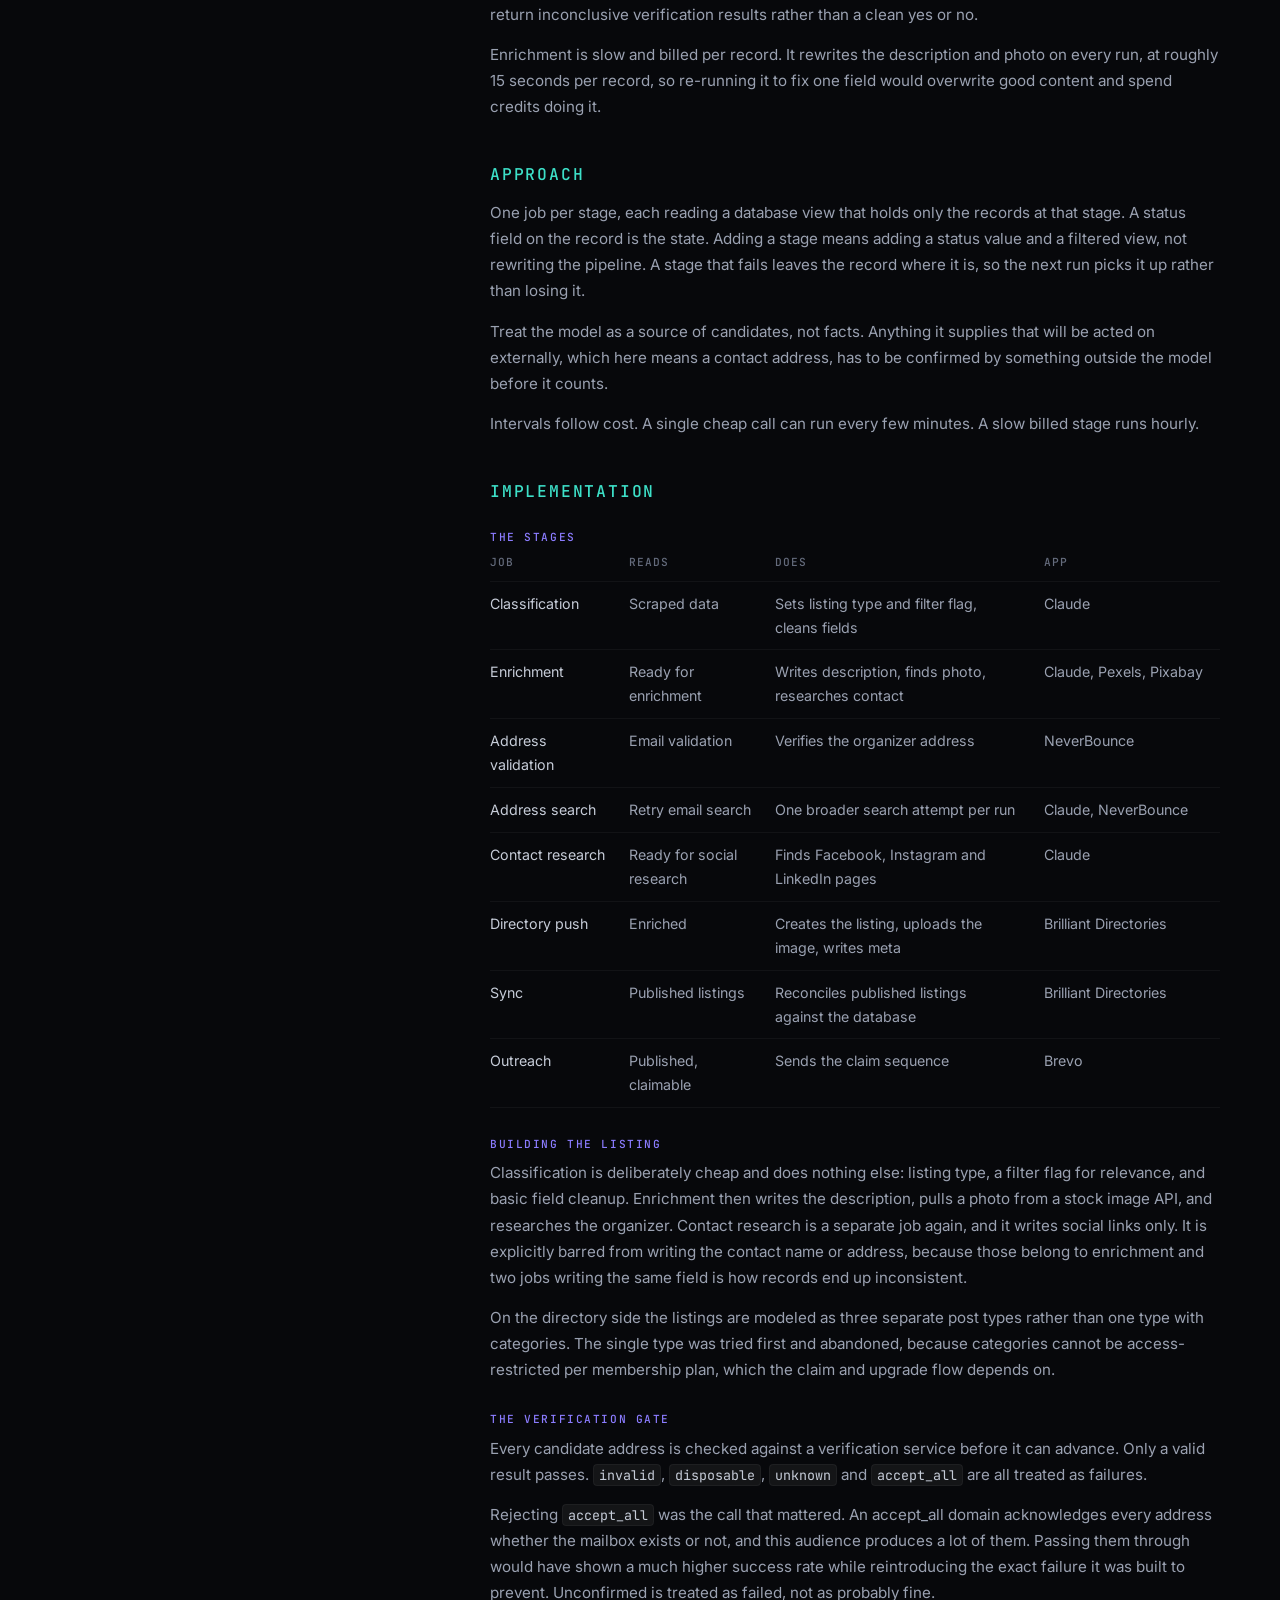
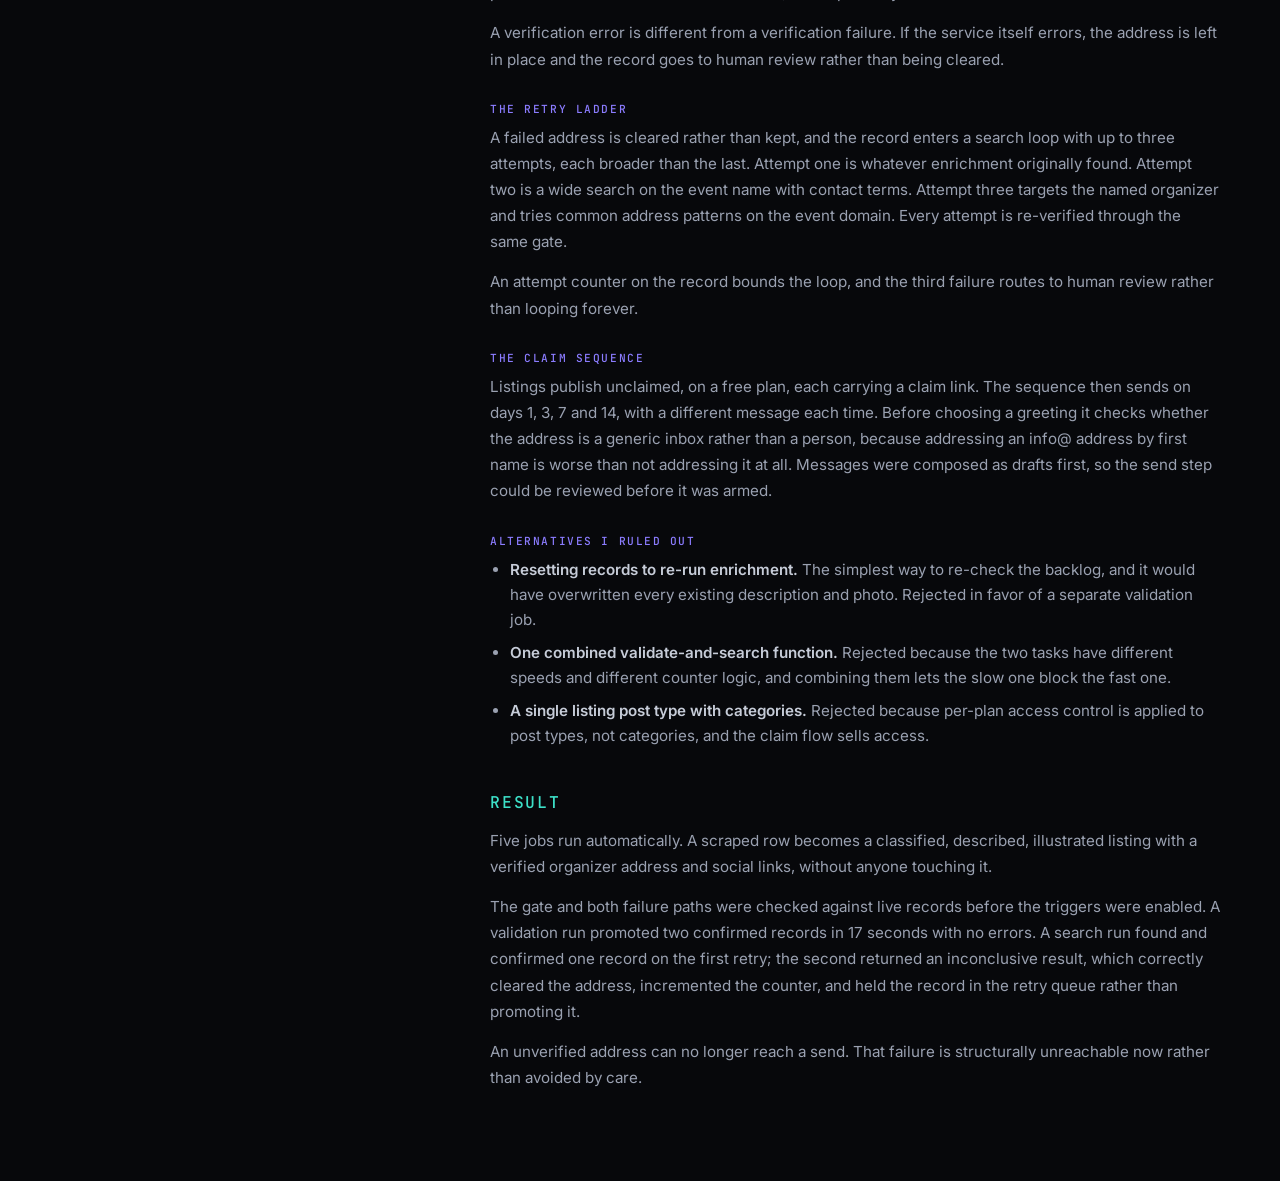
<file: directory-pipeline.html>
<!DOCTYPE html>
<html lang="en">
<head>
<meta charset="utf-8">
<meta name="viewport" content="width=device-width, initial-scale=1">
<title>Automated directory and email marketing pipeline for unclaimed events, Rose Villanueva</title>
<meta name="description" content="A pipeline that turns scraped event listings into a published directory, then runs an email sequence inviting each organizer to claim their listing.">
<link rel="preconnect" href="https://fonts.googleapis.com">
<link rel="preconnect" href="https://fonts.gstatic.com" crossorigin>
<link href="https://fonts.googleapis.com/css2?family=Inter:wght@400;500;600;700;800&family=JetBrains+Mono:wght@400;500&display=swap" rel="stylesheet">
<link rel="stylesheet" href="styles.css?v=aa6f0bf4">
</head>
<body>
<div class="layout">
  <aside class="aside">
    <div class="avatar"><img src="avatar.png" alt="Rose Villanueva speaking at a conference"></div>
    <a class="side-name" href="index.html">Rose Villanueva</a>
    <p class="side-sub">Integration &amp; Automation Engineer</p>

    <div class="side-block">
      <p class="side-label">About</p>
      <p>
        I have worked in technical operations for more than twenty years, in payments,
        e-commerce, support and membership systems.
      </p>
      <p>
        The work is integration, data migration, automation and, more recently, AI. I take on
        the architecture as well as the build, usually as the only technical person on the
        account.
      </p>
    </div>

    <div class="side-block">
      <p class="side-label">Stack</p>
      <div class="chips">
        <span class="chip">Python</span>
        <span class="chip">SQL</span>
        <span class="chip">PostgreSQL</span>
        <span class="chip">REST APIs</span>
        <span class="chip">Webhooks</span>
        <span class="chip">Claude API</span>
        <span class="chip">RAG</span>
        <span class="chip">MCP</span>
        <span class="chip">Evals</span>
        <span class="chip">Cloudflare Workers</span>
        <span class="chip">Supabase</span>
        <span class="chip">Git</span>
      </div>
    </div>

    <div class="side-block">
      <p class="side-label">What I do</p>
      <ul class="side-rows">
        <li>Automate work that repeats, end to end</li>
        <li>Connect platforms never built to talk to each other</li>
        <li>Move and clean data without losing anything</li>
        <li>Design LLM agents, RAG retrieval and the instruction sets behind them</li>
        <li>Apply instructional design to systems people have to learn</li>
        <li>Document systems so a team can run them without me</li>
      </ul>
    </div>

    <div class="side-block">
      <p class="side-label">What I build</p>
      <ul class="side-rows">
        <li>LLM agents, MCP servers, skills and RAG retrieval layers</li>
        <li>Data pipelines and scheduled jobs</li>
        <li>Courses and the platforms that deliver them</li>
        <li>Directory and membership platforms</li>
        <li>Approval and review workflows</li>
        <li>Email lifecycle and outreach automation</li>
        <li>Internal tools and admin sites</li>
      </ul>
    </div>

    <div class="side-block">
      <p class="side-label">Contact</p>
      <ul class="side-rows">
        <li><a href="https://github.com/rosevillanuevadev">github.com/rosevillanuevadev</a></li>
      </ul>
    </div>

    <div class="side-block">
      <p class="side-label">Speaking</p>
      <ul class="side-rows speaking">
        <li>Support Driven Expo <span>Chicago</span></li>
        <li>WordCamp Vienna <span>Austria</span></li>
        <li>WooCommerce Workshop <span>Singapore</span></li>
      </ul>
    </div>
  </aside>
  <main class="main-col paper">
    <a href="index.html" class="crumb">&larr; Work</a>
    <h1 class="paper-title">Automated directory and email marketing pipeline for unclaimed events</h1>
    <div class="paper-meta"><span>Classification &rarr; Enrichment &rarr; Email validation &rarr; Email search &rarr; Contact research &rarr; Directory push &rarr; Sync &rarr; Outreach</span></div>
    <h2>Stack</h2>
    <div class="chips stack-row"><span class="chip">Browse AI</span><span class="chip">Airtable</span><span class="chip">Google Apps Script</span><span class="chip">Claude API</span><span class="chip">NeverBounce</span><span class="chip">Pexels</span><span class="chip">Pixabay</span><span class="chip">Brilliant Directories</span><span class="chip">Directorist</span><span class="chip">WordPress REST API</span><span class="chip">Gmail</span></div>
    <p>
      A pipeline that turns scraped event listings into a published directory, then contacts the
      organizers behind them. Events arrive in Airtable from a scraper, are sorted by type, and
      have their description, photo, contact details and social links filled in. Organizer email
      addresses are checked against a verification service, with repeat searches when one fails.
      Finished listings publish to the directory unclaimed, and a four-step email sequence invites
      each organizer to claim theirs.
    </p>
    <figure class="fig fig-img"><a href="diagrams/directory-pipeline.png" target="_blank" rel="noopener"><img src="diagrams/directory-pipeline.png" alt="Browse AI scrapes events into Airtable, where each record is queued by status. Claude classifies it, then writes a description and finds the organizer&#x27;s social pages, with a photo pulled from Pexels or Pixabay. NeverBounce verifies the organizer email. A bad result sends it back to Claude for up to three broader searches before re-verifying. A verified record publishes to Brilliant Directories as an unclaimed listing, and Brevo sends the claim sequence on days 1, 3, 7 and 14." loading="lazy" width="1600" height="1200"></a></figure>
    <h2>Project scope</h2>
    <p>
      An events directory had to be populated before it had members. The approach was to build the
      listings first from scraped public sources, publish them unclaimed, then contact each
      organizer and invite them to claim the listing and choose a plan. Two halves, joined: the
      directory build, and the email sequence that turns an unclaimed listing into a claimed one.
    </p>
    <p>
      Eight scheduled jobs carry a record from scraped row to claimed listing, each one responsible
      for a single stage.
    </p>

    <h2>Constraints</h2>
    <p>
      No server. Everything runs in Google Apps Script on scheduled triggers, so each stage has to
      finish inside an execution limit and hold its own state between runs.
    </p>
    <p>
      The hosted directory platform owns the page templates, so listing structure had to be
      expressed through its own post types and fields rather than in code.
    </p>
    <p>
      Model output is plausible by construction. A fabricated contact address is indistinguishable
      from a real one by inspection. The audience is small event organizers on custom domains, which
      frequently return inconclusive verification results rather than a clean yes or no.
    </p>
    <p>
      Enrichment is slow and billed per record. It rewrites the description and photo on every run,
      at roughly 15 seconds per record, so re-running it to fix one field would overwrite good
      content and spend credits doing it.
    </p>

    <h2>Approach</h2>
    <p>
      One job per stage, each reading a database view that holds only the records at that stage. A
      status field on the record is the state. Adding a stage means adding a status value and a
      filtered view, not rewriting the pipeline. A stage that fails leaves the record where it is,
      so the next run picks it up rather than losing it.
    </p>
    <p>
      Treat the model as a source of candidates, not facts. Anything it supplies that will be acted
      on externally, which here means a contact address, has to be confirmed by something outside
      the model before it counts.
    </p>
    <p>
      Intervals follow cost. A single cheap call can run every few minutes. A slow billed stage runs
      hourly.
    </p>

    <h2>Implementation</h2>

    <h3>The stages</h3>
    <table class="stages">
      <thead><tr><th>Job</th><th>Reads</th><th>Does</th><th>App</th></tr></thead>
      <tbody>
        <tr><td>Classification</td><td>Scraped data</td><td>Sets listing type and filter flag, cleans fields</td><td>Claude</td></tr>
        <tr><td>Enrichment</td><td>Ready for enrichment</td><td>Writes description, finds photo, researches contact</td><td>Claude, Pexels, Pixabay</td></tr>
        <tr><td>Address validation</td><td>Email validation</td><td>Verifies the organizer address</td><td>NeverBounce</td></tr>
        <tr><td>Address search</td><td>Retry email search</td><td>One broader search attempt per run</td><td>Claude, NeverBounce</td></tr>
        <tr><td>Contact research</td><td>Ready for social research</td><td>Finds Facebook, Instagram and LinkedIn pages</td><td>Claude</td></tr>
        <tr><td>Directory push</td><td>Enriched</td><td>Creates the listing, uploads the image, writes meta</td><td>Brilliant Directories</td></tr>
        <tr><td>Sync</td><td>Published listings</td><td>Reconciles published listings against the database</td><td>Brilliant Directories</td></tr>
        <tr><td>Outreach</td><td>Published, claimable</td><td>Sends the claim sequence</td><td>Brevo</td></tr>
      </tbody>
    </table>

    <h3>Building the listing</h3>
    <p>
      Classification is deliberately cheap and does nothing else: listing type, a filter flag for
      relevance, and basic field cleanup. Enrichment then writes the description, pulls a photo from
      a stock image API, and researches the organizer. Contact research is a separate job again, and
      it writes social links only. It is explicitly barred from writing the contact name or address,
      because those belong to enrichment and two jobs writing the same field is how records end up
      inconsistent.
    </p>
    <p>
      On the directory side the listings are modeled as three separate post types rather than one
      type with categories. The single type was tried first and abandoned, because categories cannot
      be access-restricted per membership plan, which the claim and upgrade flow depends on.
    </p>

    <h3>The verification gate</h3>
    <p>
      Every candidate address is checked against a verification service before it can advance. Only
      a valid result passes. <code>invalid</code>, <code>disposable</code>, <code>unknown</code> and
      <code>accept_all</code> are all treated as failures.
    </p>
    <p>
      Rejecting <code>accept_all</code> was the call that mattered. An accept_all domain
      acknowledges every address whether the mailbox exists or not, and this audience produces a lot
      of them. Passing them through would have shown a much higher success rate while reintroducing
      the exact failure it was built to prevent. Unconfirmed is treated as failed, not as probably
      fine.
    </p>
    <p>
      A verification error is different from a verification failure. If the service itself errors,
      the address is left in place and the record goes to human review rather than being cleared.
    </p>

    <h3>The retry ladder</h3>
    <p>
      A failed address is cleared rather than kept, and the record enters a search loop with up to
      three attempts, each broader than the last. Attempt one is whatever enrichment originally
      found. Attempt two is a wide search on the event name with contact terms. Attempt three
      targets the named organizer and tries common address patterns on the event domain. Every
      attempt is re-verified through the same gate.
    </p>
    <p>
      An attempt counter on the record bounds the loop, and the third failure routes to human review
      rather than looping forever.
    </p>

    <h3>The claim sequence</h3>
    <p>
      Listings publish unclaimed, on a free plan, each carrying a claim link. The sequence then
      sends on days 1, 3, 7 and 14, with a different message each time. Before choosing a greeting
      it checks whether the address is a generic inbox rather than a person, because addressing an
      info@ address by first name is worse than not addressing it at all. Messages were composed as
      drafts first, so the send step could be reviewed before it was armed.
    </p>

    <h3>Alternatives I ruled out</h3>
    <ul>
      <li><strong>Resetting records to re-run enrichment.</strong> The simplest way to re-check the
        backlog, and it would have overwritten every existing description and photo. Rejected in
        favor of a separate validation job.</li>
      <li><strong>One combined validate-and-search function.</strong> Rejected because the two tasks
        have different speeds and different counter logic, and combining them lets the slow one
        block the fast one.</li>
      <li><strong>A single listing post type with categories.</strong> Rejected because per-plan
        access control is applied to post types, not categories, and the claim flow sells access.</li>
    </ul>

    <h2>Result</h2>
    <p>
      Five jobs run automatically. A scraped row becomes a classified, described, illustrated listing
      with a verified organizer address and social links, without anyone touching it.
    </p>
    <p>
      The gate and both failure paths were checked against live records before the triggers were
      enabled. A validation run promoted two confirmed records in 17 seconds with no errors. A
      search run found and confirmed one record on the first retry; the second returned an
      inconclusive result, which correctly cleared the address, incremented the counter, and held
      the record in the retry queue rather than promoting it.
    </p>
    <p>
      An unverified address can no longer reach a send. That failure is structurally unreachable now
      rather than avoided by care.
    </p>

  </main>
</div>
</body>
</html>
</file>
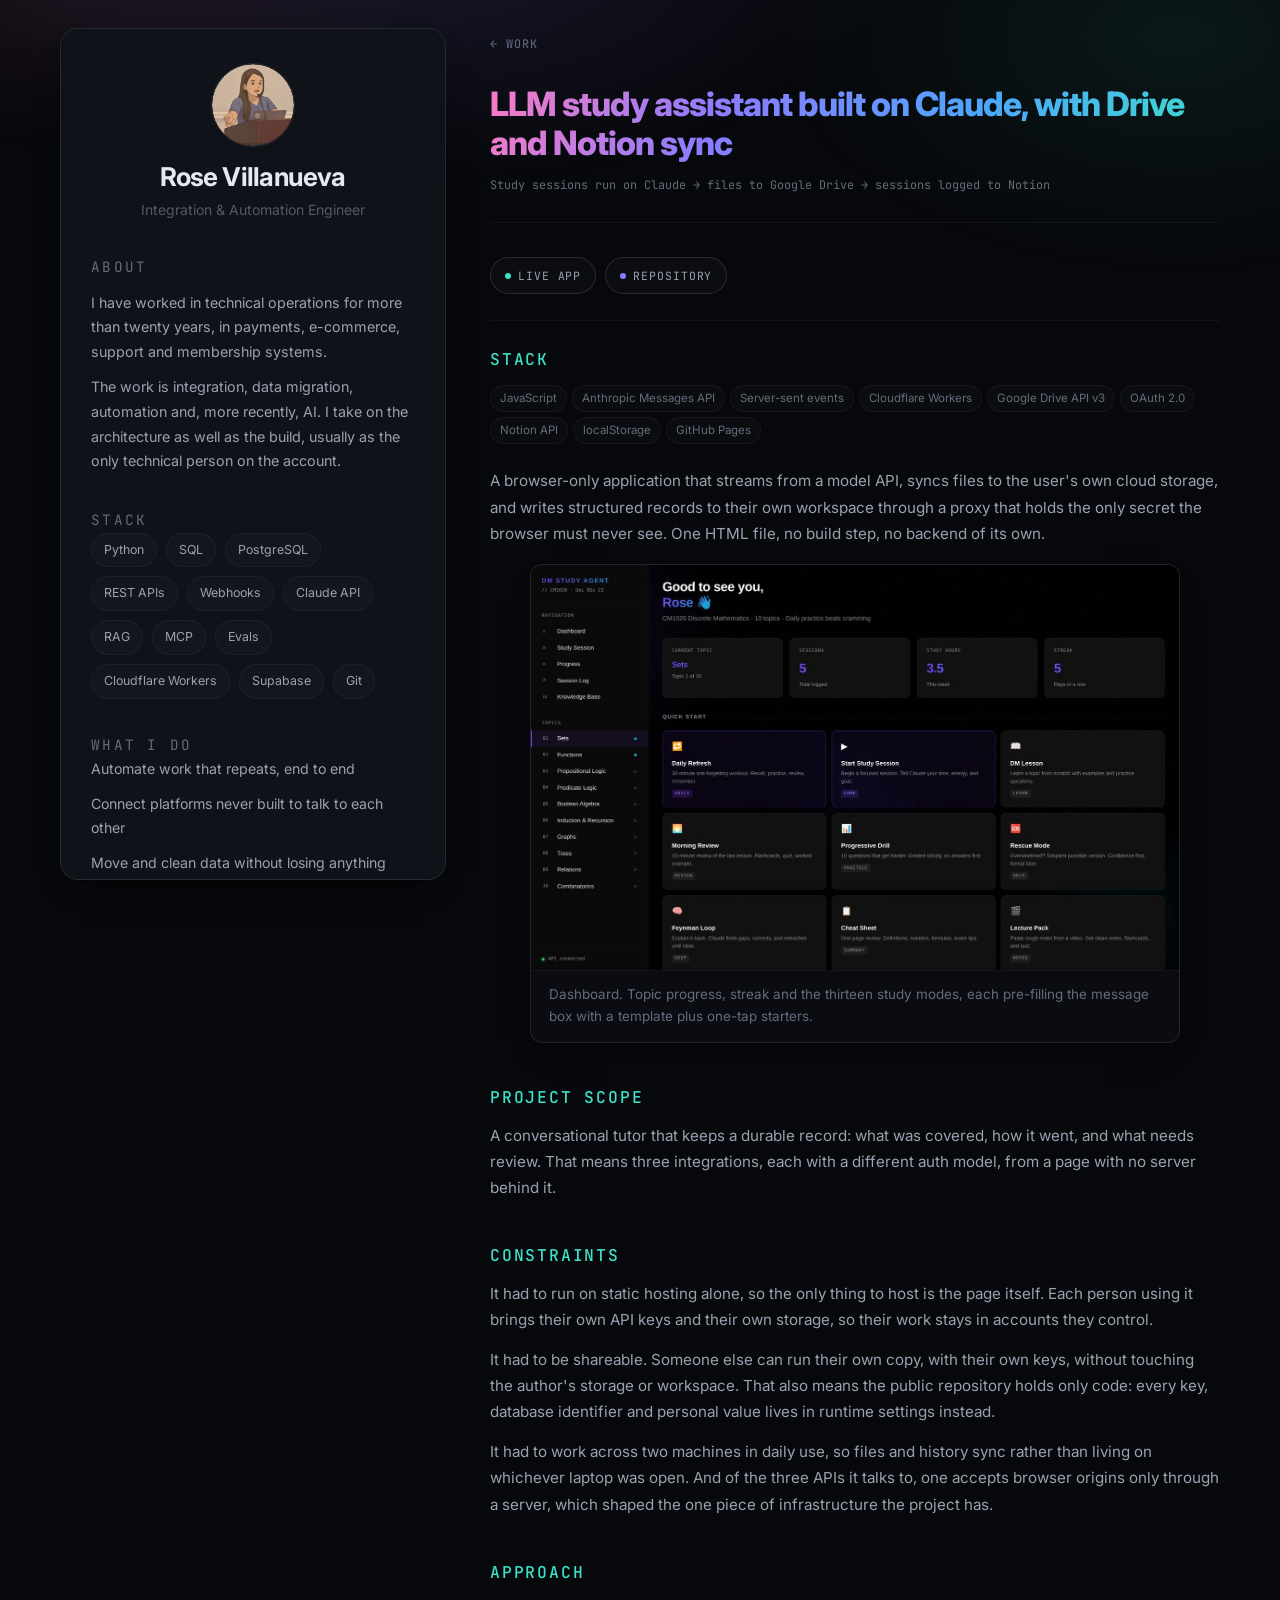
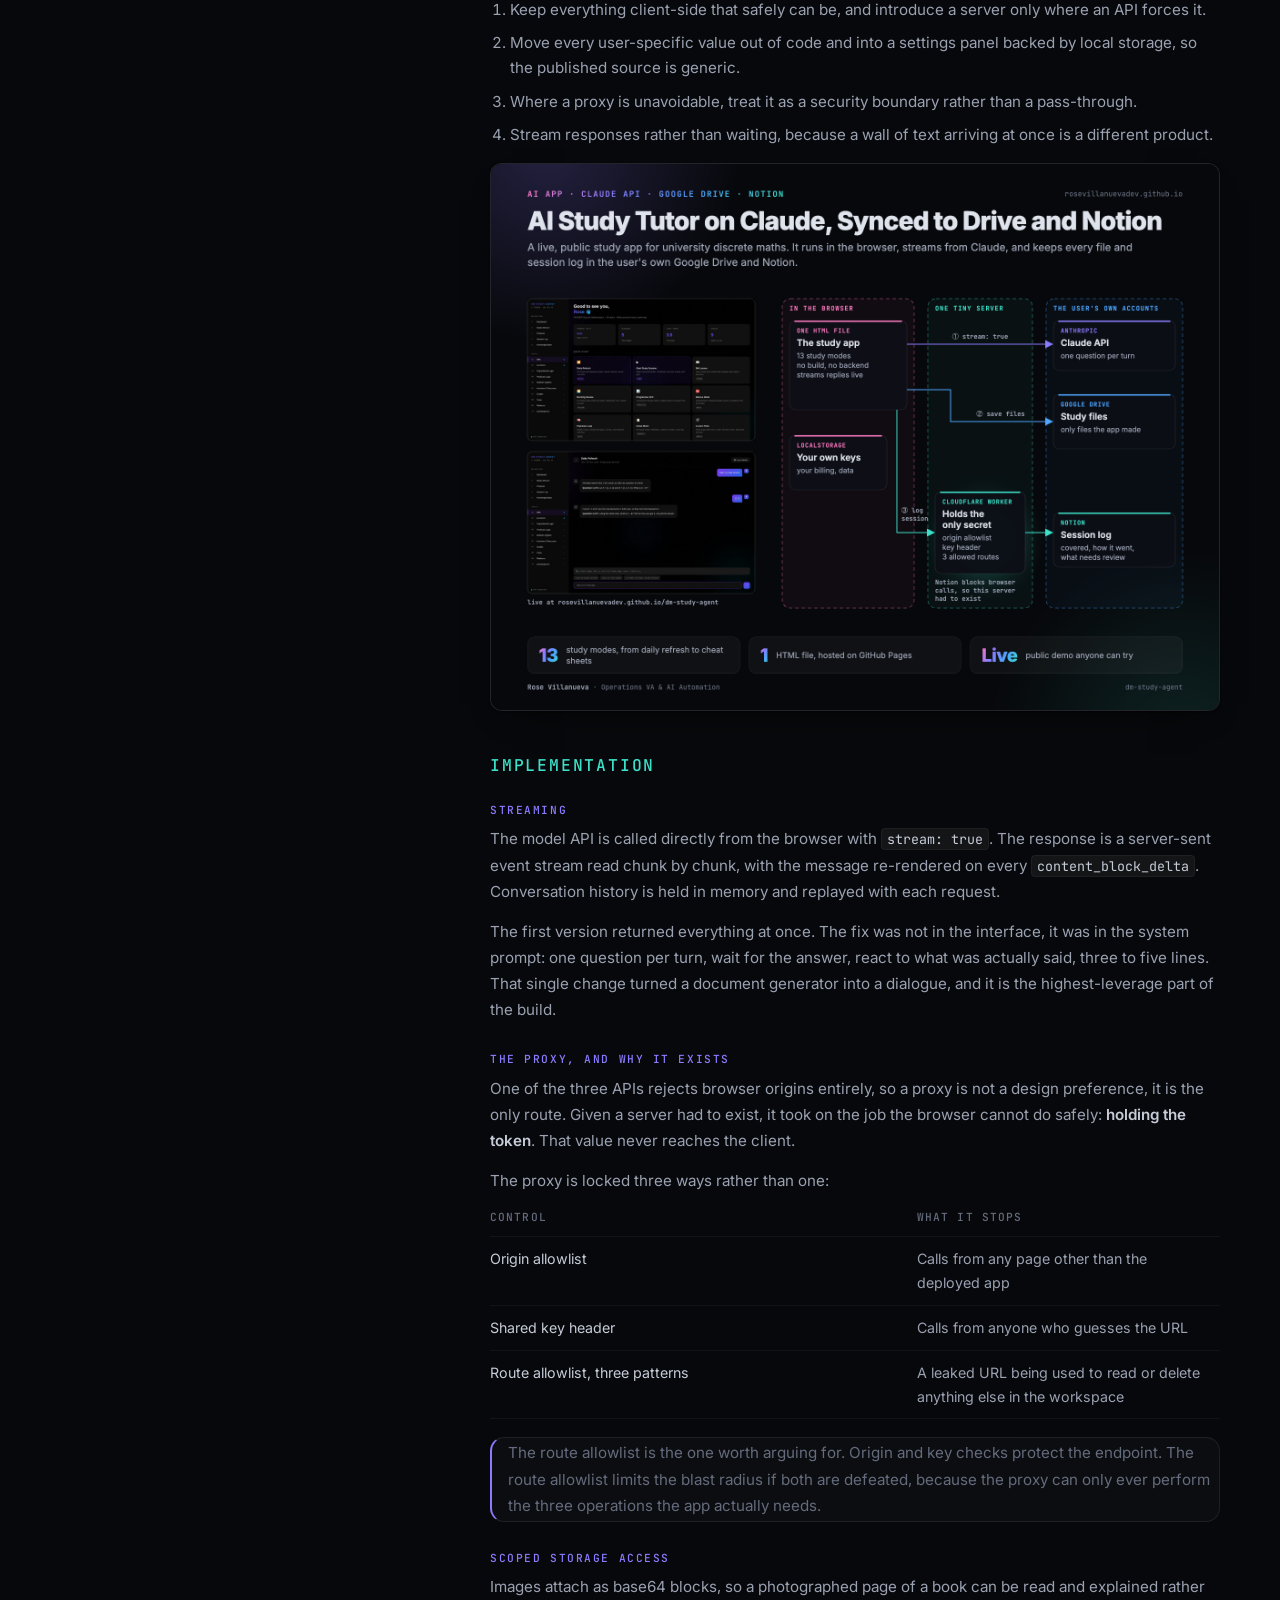
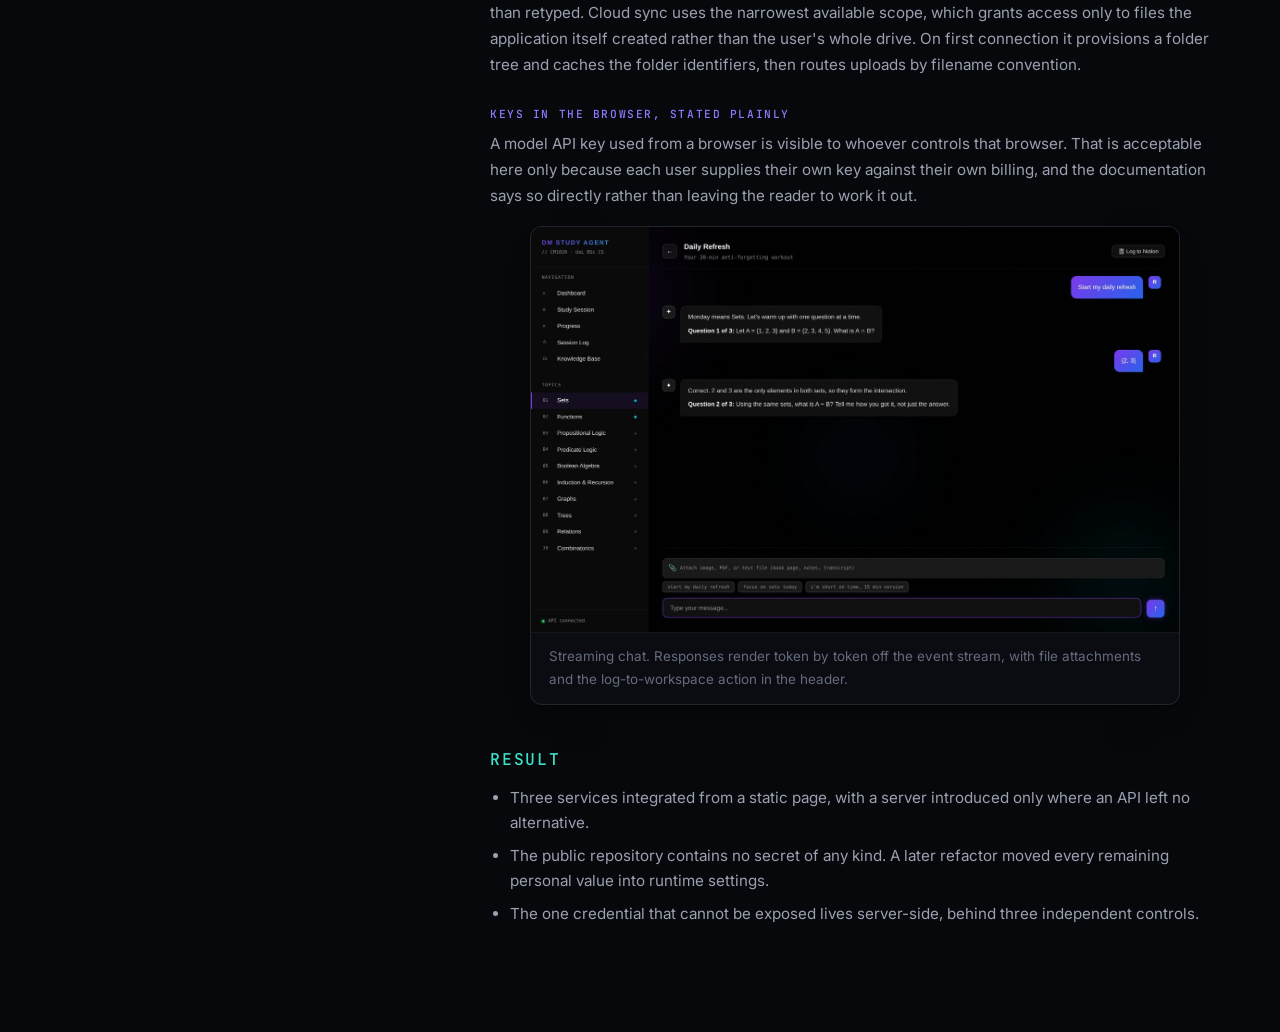
<file: dm-study-agent.html>
<!DOCTYPE html>
<html lang="en"><head><meta charset="utf-8"><meta name="viewport" content="width=device-width, initial-scale=1">
<title>LLM study assistant built on Claude, with Drive and Notion sync, Rose Villanueva</title><meta name="description" content="A browser-based LLM study assistant built on Claude. Files sync to the user's own Google Drive and structured records to their own Notion, through a proxy that holds the only secret the browser must never see.">
<link rel="preconnect" href="https://fonts.googleapis.com"><link rel="preconnect" href="https://fonts.gstatic.com" crossorigin>
<link href="https://fonts.googleapis.com/css2?family=Inter:wght@400;500;600;700;800&family=JetBrains+Mono:wght@400;500&display=swap" rel="stylesheet">
<link rel="stylesheet" href="styles.css?v=aa6f0bf4"></head><body>
<div class="layout">
  <aside class="aside">
    <div class="avatar"><img src="avatar.png" alt="Rose Villanueva speaking at a conference"></div>
    <a class="side-name" href="index.html">Rose Villanueva</a>
    <p class="side-sub">Integration &amp; Automation Engineer</p>

    <div class="side-block">
      <p class="side-label">About</p>
      <p>
        I have worked in technical operations for more than twenty years, in payments,
        e-commerce, support and membership systems.
      </p>
      <p>
        The work is integration, data migration, automation and, more recently, AI. I take on
        the architecture as well as the build, usually as the only technical person on the
        account.
      </p>
    </div>

    <div class="side-block">
      <p class="side-label">Stack</p>
      <div class="chips">
        <span class="chip">Python</span>
        <span class="chip">SQL</span>
        <span class="chip">PostgreSQL</span>
        <span class="chip">REST APIs</span>
        <span class="chip">Webhooks</span>
        <span class="chip">Claude API</span>
        <span class="chip">RAG</span>
        <span class="chip">MCP</span>
        <span class="chip">Evals</span>
        <span class="chip">Cloudflare Workers</span>
        <span class="chip">Supabase</span>
        <span class="chip">Git</span>
      </div>
    </div>

    <div class="side-block">
      <p class="side-label">What I do</p>
      <ul class="side-rows">
        <li>Automate work that repeats, end to end</li>
        <li>Connect platforms never built to talk to each other</li>
        <li>Move and clean data without losing anything</li>
        <li>Design LLM agents, RAG retrieval and the instruction sets behind them</li>
        <li>Apply instructional design to systems people have to learn</li>
        <li>Document systems so a team can run them without me</li>
      </ul>
    </div>

    <div class="side-block">
      <p class="side-label">What I build</p>
      <ul class="side-rows">
        <li>LLM agents, MCP servers, skills and RAG retrieval layers</li>
        <li>Data pipelines and scheduled jobs</li>
        <li>Courses and the platforms that deliver them</li>
        <li>Directory and membership platforms</li>
        <li>Approval and review workflows</li>
        <li>Email lifecycle and outreach automation</li>
        <li>Internal tools and admin sites</li>
      </ul>
    </div>

    <div class="side-block">
      <p class="side-label">Contact</p>
      <ul class="side-rows">
        <li><a href="https://github.com/rosevillanuevadev">github.com/rosevillanuevadev</a></li>
      </ul>
    </div>

    <div class="side-block">
      <p class="side-label">Speaking</p>
      <ul class="side-rows speaking">
        <li>Support Driven Expo <span>Chicago</span></li>
        <li>WordCamp Vienna <span>Austria</span></li>
        <li>WooCommerce Workshop <span>Singapore</span></li>
      </ul>
    </div>
  </aside>
  <main class="main-col paper">
    <a href="index.html" class="crumb">&larr; Work</a>
    <h1 class="paper-title">LLM study assistant built on Claude, with Drive and Notion sync</h1>
    <div class="paper-meta"><span>Study sessions run on Claude &rarr; files to Google Drive &rarr; sessions logged to Notion</span></div>
    <div class="links-row">
      <a class="lnk live" href="https://rosevillanuevadev.github.io/dm-study-agent" target="_blank" rel="noopener">Live app</a>
      <a class="lnk repo" href="https://github.com/rosevillanuevadev/dm-study-agent" target="_blank" rel="noopener">Repository</a>
    </div>
    <h2>Stack</h2>
    <div class="chips stack-row"><span class="chip">JavaScript</span><span class="chip">Anthropic Messages API</span><span class="chip">Server-sent events</span><span class="chip">Cloudflare Workers</span><span class="chip">Google Drive API v3</span><span class="chip">OAuth 2.0</span><span class="chip">Notion API</span><span class="chip">localStorage</span><span class="chip">GitHub Pages</span></div>
    <p>A browser-only application that streams from a model API, syncs files to the user's own cloud storage, and writes structured records to their own workspace through a proxy that holds the only secret the browser must never see. One HTML file, no build step, no backend of its own.</p>
    <figure class="shot"><img src="shots/dm-study-agent-dashboard.jpg" alt="Dashboard. Topic progress, streak and the thirteen study modes, each p" loading="lazy"><figcaption>Dashboard. Topic progress, streak and the thirteen study modes, each pre-filling the message box with a template plus one-tap starters.</figcaption></figure>

    <h2>Project scope</h2>
    <p>
      A conversational tutor that keeps a durable record: what was covered, how it went, and
      what needs review. That means three integrations, each with a different auth model, from
      a page with no server behind it.
    </p>
    <h2>Constraints</h2>
    <p>
      It had to run on static hosting alone, so the only thing to host is the page itself. Each person using it brings their own API keys and their own storage, so their work
      stays in accounts they control.
    </p>
    <p>
      It had to be shareable. Someone else can run their own copy, with their own keys, without
      touching the author's storage or workspace. That also means the public repository holds only
      code: every key, database identifier and personal value lives in runtime settings instead.
    </p>
    <p>
      It had to work across two machines in daily use, so files and history sync rather than living
      on whichever laptop was open. And of the three APIs it talks to, one accepts browser origins
      only through a server, which shaped the one piece of infrastructure the project has.
    </p>

    <h2>Approach</h2>
    <ol>
      <li>Keep everything client-side that safely can be, and introduce a server only where an API forces it.</li>
      <li>Move every user-specific value out of code and into a settings panel backed by local storage, so the published source is generic.</li>
      <li>Where a proxy is unavoidable, treat it as a security boundary rather than a pass-through.</li>
      <li>Stream responses rather than waiting, because a wall of text arriving at once is a different product.</li>
    </ol>
    <figure class="fig fig-img"><a href="diagrams/dm-study-agent.png" target="_blank" rel="noopener"><img src="diagrams/dm-study-agent.png" alt="A single HTML file in the browser calls the model API directly, Drive directly, and Notion through a Worker that holds the token." loading="lazy" width="1600" height="1200"></a></figure>

    <h2>Implementation</h2>

    <h3>Streaming</h3>
    <p>
      The model API is called directly from the browser with <code>stream: true</code>. The
      response is a server-sent event stream read chunk by chunk, with the message re-rendered
      on every <code>content_block_delta</code>. Conversation history is held in memory and
      replayed with each request.
    </p>
    <p>
      The first version returned everything at once. The fix was not in the interface, it was in
      the system prompt: one question per turn, wait for the answer, react to what was actually
      said, three to five lines. That single change turned a document generator into a dialogue,
      and it is the highest-leverage part of the build.
    </p>

    <h3>The proxy, and why it exists</h3>
    <p>
      One of the three APIs rejects browser origins entirely, so a proxy is not a design
      preference, it is the only route. Given a server had to exist, it took on the job the
      browser cannot do safely: <strong>holding the token</strong>. That value never reaches the
      client.
    </p>
    <p>The proxy is locked three ways rather than one:</p>
    <table>
      <thead><tr><th>Control</th><th>What it stops</th></tr></thead>
      <tbody>
        <tr><td>Origin allowlist</td><td>Calls from any page other than the deployed app</td></tr>
        <tr><td>Shared key header</td><td>Calls from anyone who guesses the URL</td></tr>
        <tr><td>Route allowlist, three patterns</td><td>A leaked URL being used to read or delete anything else in the workspace</td></tr>
      </tbody>
    </table>
    <p class="note">
      The route allowlist is the one worth arguing for. Origin and key checks protect the
      endpoint. The route allowlist limits the blast radius if both are defeated, because the
      proxy can only ever perform the three operations the app actually needs.
    </p>

    <h3>Scoped storage access</h3>
    <p>
      Images attach as base64 blocks, so a photographed page of a book can be read and explained
      rather than retyped. Cloud sync uses the narrowest available scope, which grants access only
      to files the application itself created rather than the user's whole drive. On first connection it
      provisions a folder tree and caches the folder identifiers, then routes uploads by
      filename convention.
    </p>

    <h3>Keys in the browser, stated plainly</h3>
    <p>
      A model API key used from a browser is visible to whoever controls that browser. That is
      acceptable here only because each user supplies their own key against their own billing,
      and the documentation says so directly rather than leaving the reader to work it out.
    </p>

    <div class="shots">
      <figure class="shot"><img src="shots/dm-study-agent-chat.jpg" alt="Streaming chat. Responses render token by token off the event stream, " loading="lazy"><figcaption>Streaming chat. Responses render token by token off the event stream, with file attachments and the log-to-workspace action in the header.</figcaption></figure>
    </div>

    <h2>Result</h2>
    <ul>
      <li>Three services integrated from a static page, with a server introduced only where an API left no alternative.</li>
      <li>The public repository contains no secret of any kind. A later refactor moved every remaining personal value into runtime settings.</li>
      <li>The one credential that cannot be exposed lives server-side, behind three independent controls.</li>
    </ul>

  </main>
</div></body></html>
</file>
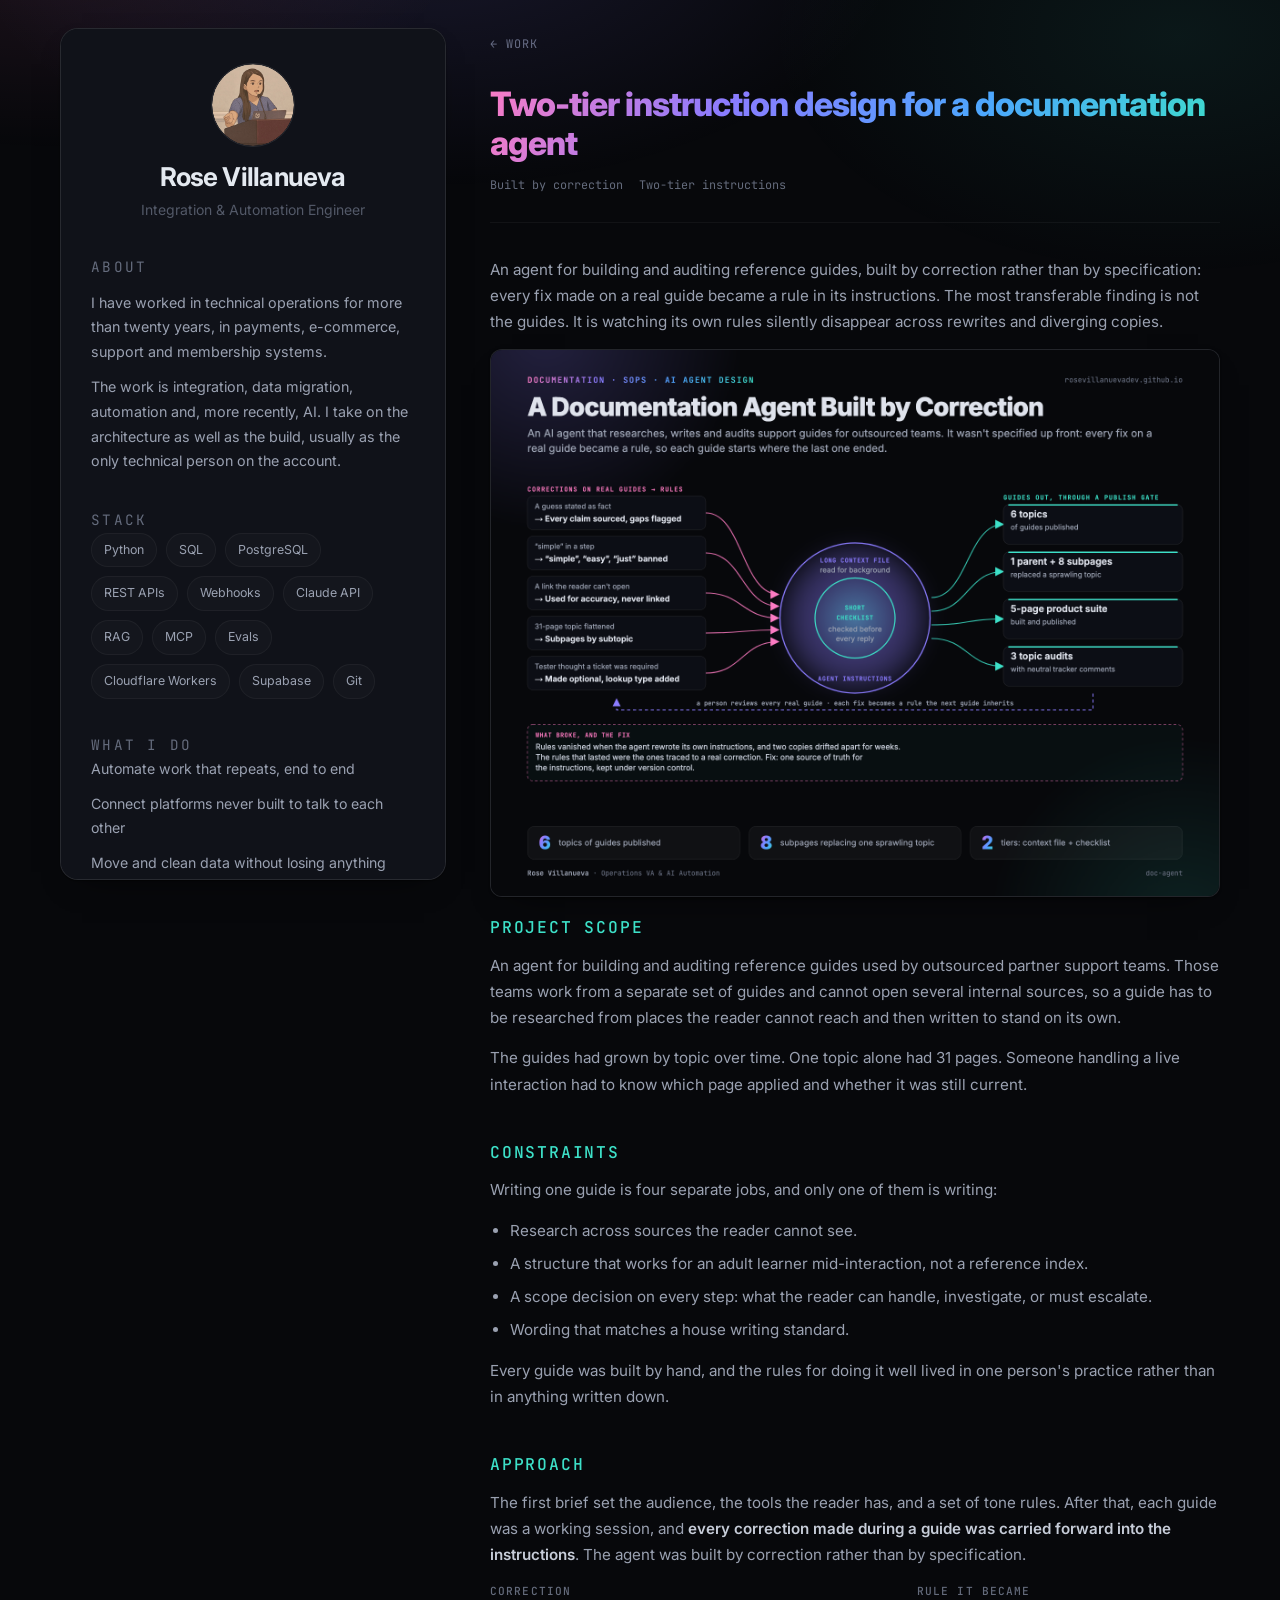
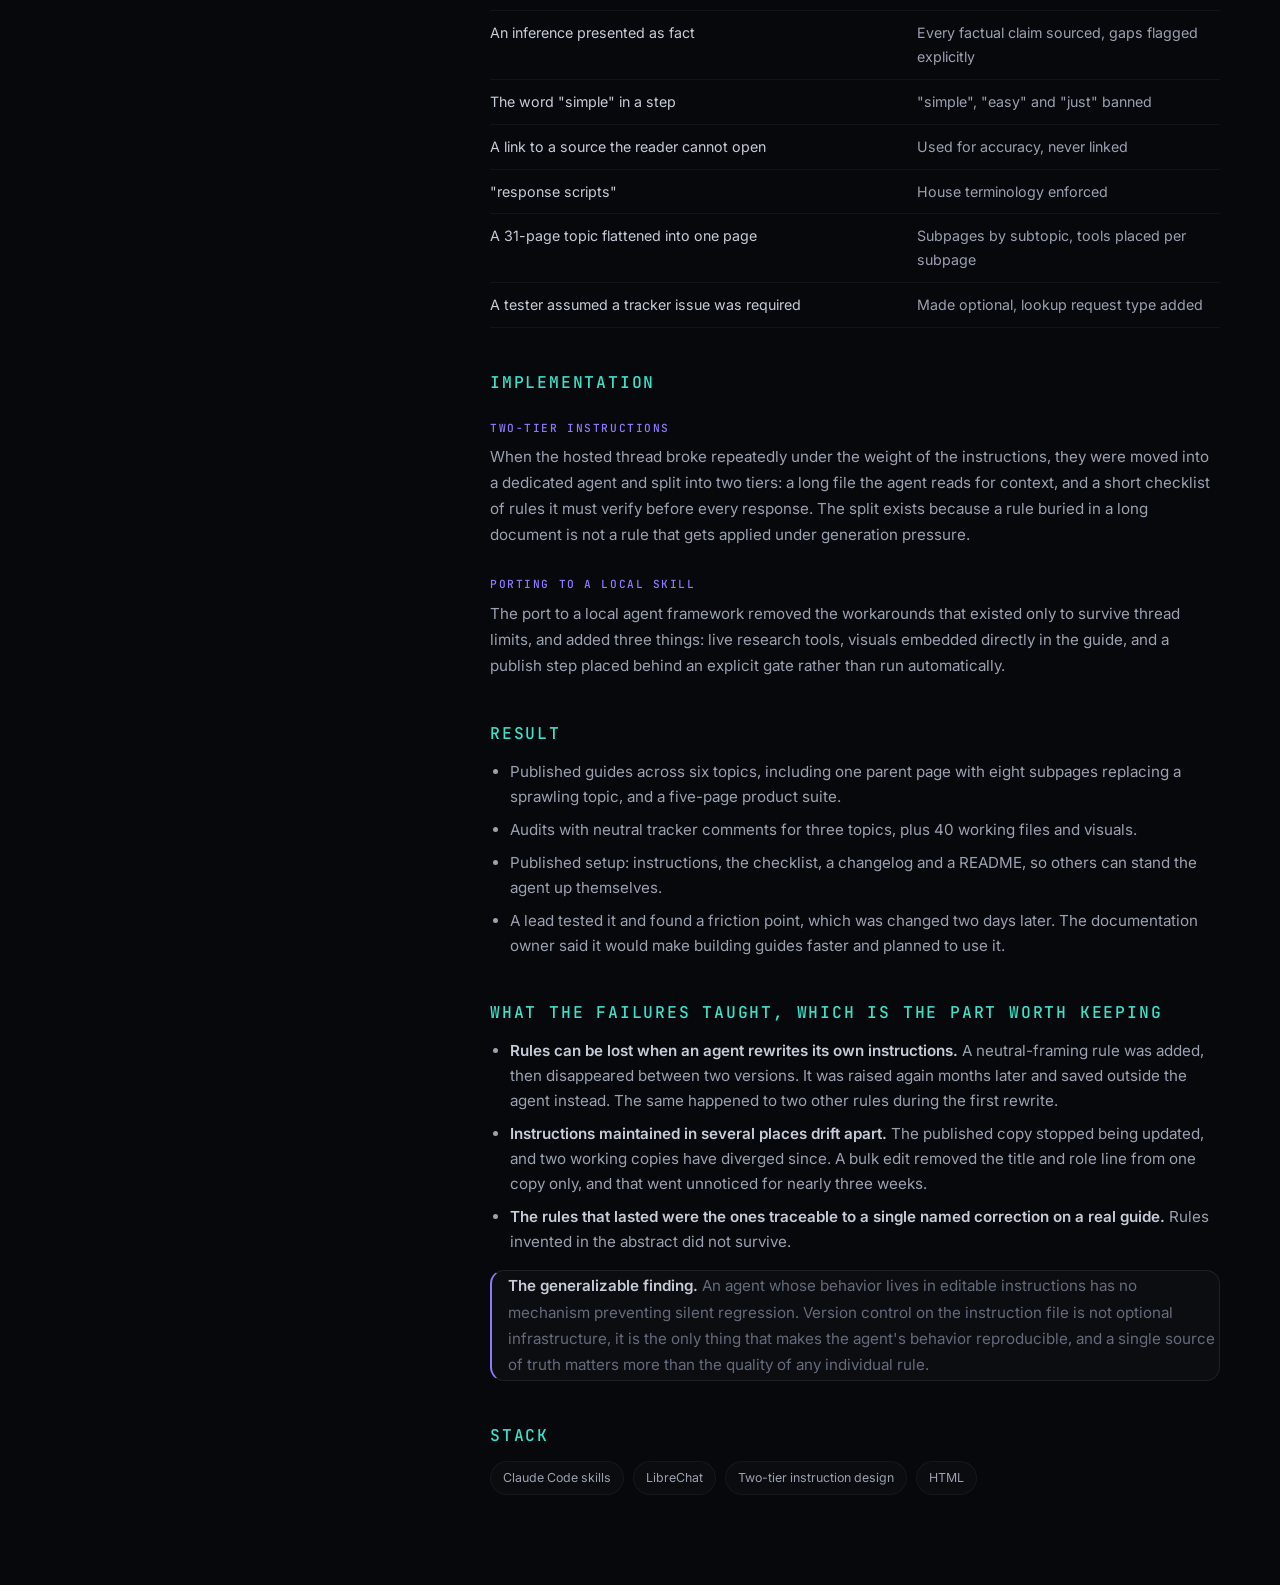
<file: doc-agent.html>
<!DOCTYPE html>
<html lang="en">
<head>
<meta charset="utf-8">
<meta name="viewport" content="width=device-width, initial-scale=1">
<title>Two-tier instruction design for a documentation agent, Rose Villanueva</title>
<meta name="description" content="An agent for building reference guides, built by correction rather than specification. Its most transferable finding is how its own rules silently disappeared across rewrites and diverging copies.">
<link rel="preconnect" href="https://fonts.googleapis.com">
<link rel="preconnect" href="https://fonts.gstatic.com" crossorigin>
<link href="https://fonts.googleapis.com/css2?family=Inter:wght@400;500;600;700;800&family=JetBrains+Mono:wght@400;500&display=swap" rel="stylesheet">
<link rel="stylesheet" href="styles.css?v=aa6f0bf4">
</head>
<body>
<div class="layout">
  <aside class="aside">
    <div class="avatar"><img src="avatar.png" alt="Rose Villanueva speaking at a conference"></div>
    <a class="side-name" href="index.html">Rose Villanueva</a>
    <p class="side-sub">Integration &amp; Automation Engineer</p>

    <div class="side-block">
      <p class="side-label">About</p>
      <p>
        I have worked in technical operations for more than twenty years, in payments,
        e-commerce, support and membership systems.
      </p>
      <p>
        The work is integration, data migration, automation and, more recently, AI. I take on
        the architecture as well as the build, usually as the only technical person on the
        account.
      </p>
    </div>

    <div class="side-block">
      <p class="side-label">Stack</p>
      <div class="chips">
        <span class="chip">Python</span>
        <span class="chip">SQL</span>
        <span class="chip">PostgreSQL</span>
        <span class="chip">REST APIs</span>
        <span class="chip">Webhooks</span>
        <span class="chip">Claude API</span>
        <span class="chip">RAG</span>
        <span class="chip">MCP</span>
        <span class="chip">Evals</span>
        <span class="chip">Cloudflare Workers</span>
        <span class="chip">Supabase</span>
        <span class="chip">Git</span>
      </div>
    </div>

    <div class="side-block">
      <p class="side-label">What I do</p>
      <ul class="side-rows">
        <li>Automate work that repeats, end to end</li>
        <li>Connect platforms never built to talk to each other</li>
        <li>Move and clean data without losing anything</li>
        <li>Design LLM agents, RAG retrieval and the instruction sets behind them</li>
        <li>Apply instructional design to systems people have to learn</li>
        <li>Document systems so a team can run them without me</li>
      </ul>
    </div>

    <div class="side-block">
      <p class="side-label">What I build</p>
      <ul class="side-rows">
        <li>LLM agents, MCP servers, skills and RAG retrieval layers</li>
        <li>Data pipelines and scheduled jobs</li>
        <li>Courses and the platforms that deliver them</li>
        <li>Directory and membership platforms</li>
        <li>Approval and review workflows</li>
        <li>Email lifecycle and outreach automation</li>
        <li>Internal tools and admin sites</li>
      </ul>
    </div>

    <div class="side-block">
      <p class="side-label">Contact</p>
      <ul class="side-rows">
        <li><a href="https://github.com/rosevillanuevadev">github.com/rosevillanuevadev</a></li>
      </ul>
    </div>

    <div class="side-block">
      <p class="side-label">Speaking</p>
      <ul class="side-rows speaking">
        <li>Support Driven Expo <span>Chicago</span></li>
        <li>WordCamp Vienna <span>Austria</span></li>
        <li>WooCommerce Workshop <span>Singapore</span></li>
      </ul>
    </div>
  </aside>
  <main class="main-col paper">
    <a href="index.html" class="crumb">&larr; Work</a>
    <h1 class="paper-title">Two-tier instruction design for a documentation agent</h1>
    <div class="paper-meta"><span>Built by correction</span><span>Two-tier instructions</span></div>
    <p>
      An agent for building and auditing reference guides, built by correction rather than by
      specification: every fix made on a real guide became a rule in its instructions. The most
      transferable finding is not the guides. It is watching its own rules silently disappear
      across rewrites and diverging copies.
    </p>
    <figure class="fig fig-img"><a href="diagrams/doc-agent.png" target="_blank" rel="noopener"><img src="diagrams/doc-agent.png" alt="A guide is built, a correction is raised on the real guide, the correction becomes a rule in a two-tier instruction set, and the next guide inherits it. The observed failure is rules disappearing when the agent rewrites its own instructions." loading="lazy" width="1600" height="1200"></a></figure>
    <h2>Project scope</h2>
    <p>
      An agent for building and auditing reference guides used by outsourced partner support
      teams. Those teams work from a separate set of guides and cannot open several internal
      sources, so a guide has to be researched from places the reader cannot reach and then
      written to stand on its own.
    </p>
    <p>
      The guides had grown by topic over time. One topic alone had 31 pages. Someone handling a
      live interaction had to know which page applied and whether it was still current.
    </p>
    <h2>Constraints</h2>
    <p>Writing one guide is four separate jobs, and only one of them is writing:</p>
    <ul>
      <li>Research across sources the reader cannot see.</li>
      <li>A structure that works for an adult learner mid-interaction, not a reference index.</li>
      <li>A scope decision on every step: what the reader can handle, investigate, or must escalate.</li>
      <li>Wording that matches a house writing standard.</li>
    </ul>
    <p>
      Every guide was built by hand, and the rules for doing it well lived in one person's
      practice rather than in anything written down.
    </p>
    <h2>Approach</h2>
    <p>
      The first brief set the audience, the tools the reader has, and a set of tone rules.
      After that, each guide was a working session, and <strong>every correction made during a
      guide was carried forward into the instructions</strong>. The agent was built by
      correction rather than by specification.
    </p>
    <table>
      <thead><tr><th>Correction</th><th>Rule it became</th></tr></thead>
      <tbody>
        <tr><td>An inference presented as fact</td><td>Every factual claim sourced, gaps flagged explicitly</td></tr>
        <tr><td>The word "simple" in a step</td><td>"simple", "easy" and "just" banned</td></tr>
        <tr><td>A link to a source the reader cannot open</td><td>Used for accuracy, never linked</td></tr>
        <tr><td>"response scripts"</td><td>House terminology enforced</td></tr>
        <tr><td>A 31-page topic flattened into one page</td><td>Subpages by subtopic, tools placed per subpage</td></tr>
        <tr><td>A tester assumed a tracker issue was required</td><td>Made optional, lookup request type added</td></tr>
      </tbody>
    </table>
    <h2>Implementation</h2>
    <h3>Two-tier instructions</h3>
    <p>
      When the hosted thread broke repeatedly under the weight of the instructions, they were
      moved into a dedicated agent and split into two tiers: a long file the agent reads for
      context, and a short checklist of rules it must verify before every response. The split
      exists because a rule buried in a long document is not a rule that gets applied under
      generation pressure.
    </p>
    <h3>Porting to a local skill</h3>
    <p>
      The port to a local agent framework removed the workarounds that existed only to survive
      thread limits, and added three things: live research tools, visuals embedded directly in
      the guide, and a publish step placed behind an explicit gate rather than run
      automatically.
    </p>
    <h2>Result</h2>
    <ul>
      <li>Published guides across six topics, including one parent page with eight subpages replacing a sprawling topic, and a five-page product suite.</li>
      <li>Audits with neutral tracker comments for three topics, plus 40 working files and visuals.</li>
      <li>Published setup: instructions, the checklist, a changelog and a README, so others can stand the agent up themselves.</li>
      <li>A lead tested it and found a friction point, which was changed two days later. The documentation owner said it would make building guides faster and planned to use it.</li>
    </ul>
    <h2>What the failures taught, which is the part worth keeping</h2>
    <ul>
      <li><strong>Rules can be lost when an agent rewrites its own instructions.</strong> A neutral-framing rule was added, then disappeared between two versions. It was raised again months later and saved outside the agent instead. The same happened to two other rules during the first rewrite.</li>
      <li><strong>Instructions maintained in several places drift apart.</strong> The published copy stopped being updated, and two working copies have diverged since. A bulk edit removed the title and role line from one copy only, and that went unnoticed for nearly three weeks.</li>
      <li><strong>The rules that lasted were the ones traceable to a single named correction on a real guide.</strong> Rules invented in the abstract did not survive.</li>
    </ul>
    <p class="note">
      <strong>The generalizable finding.</strong> An agent whose behavior lives in editable
      instructions has no mechanism preventing silent regression. Version control on the
      instruction file is not optional infrastructure, it is the only thing that makes the
      agent's behavior reproducible, and a single source of truth matters more than the quality
      of any individual rule.
    </p>
    <h2>Stack</h2>
    <div class="chips"><span class="chip">Claude Code skills</span><span class="chip">LibreChat</span><span class="chip">Two-tier instruction design</span><span class="chip">HTML</span></div>

  </main>
</div>
</body>
</html>
</file>
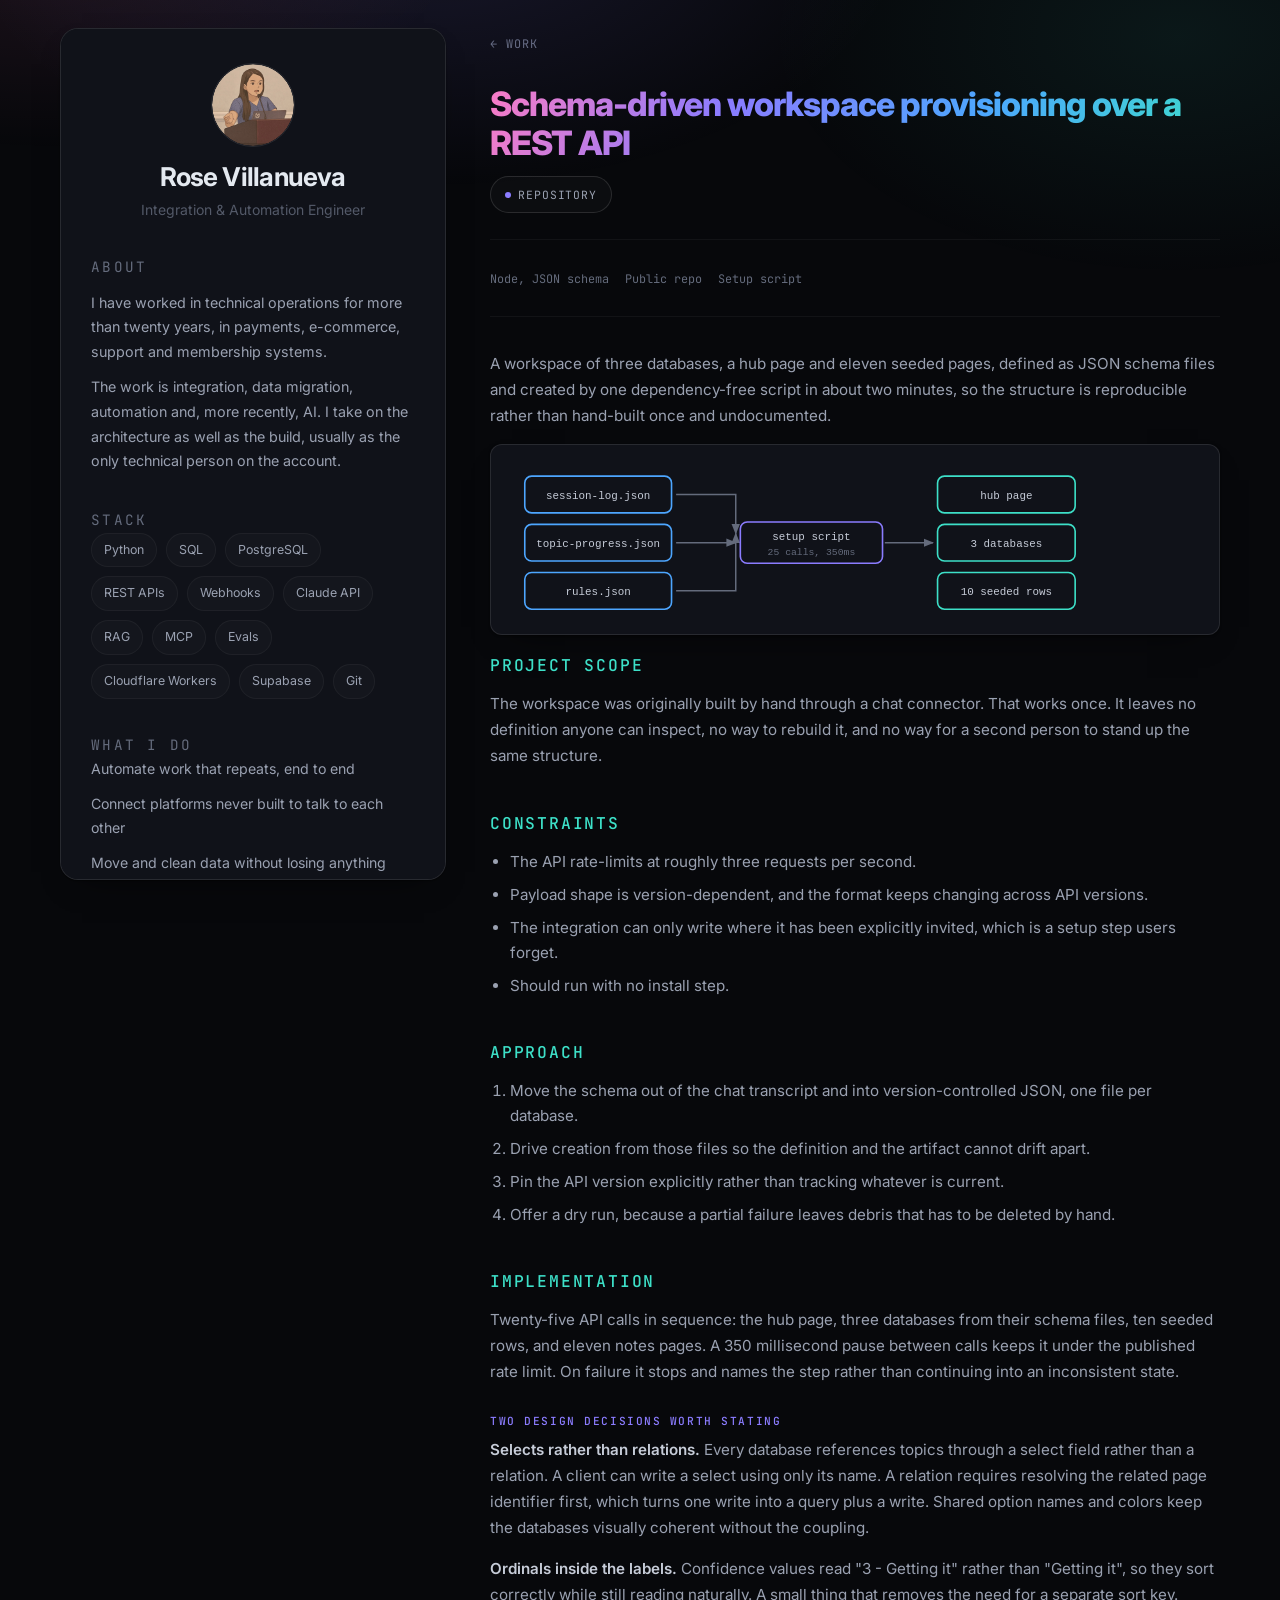
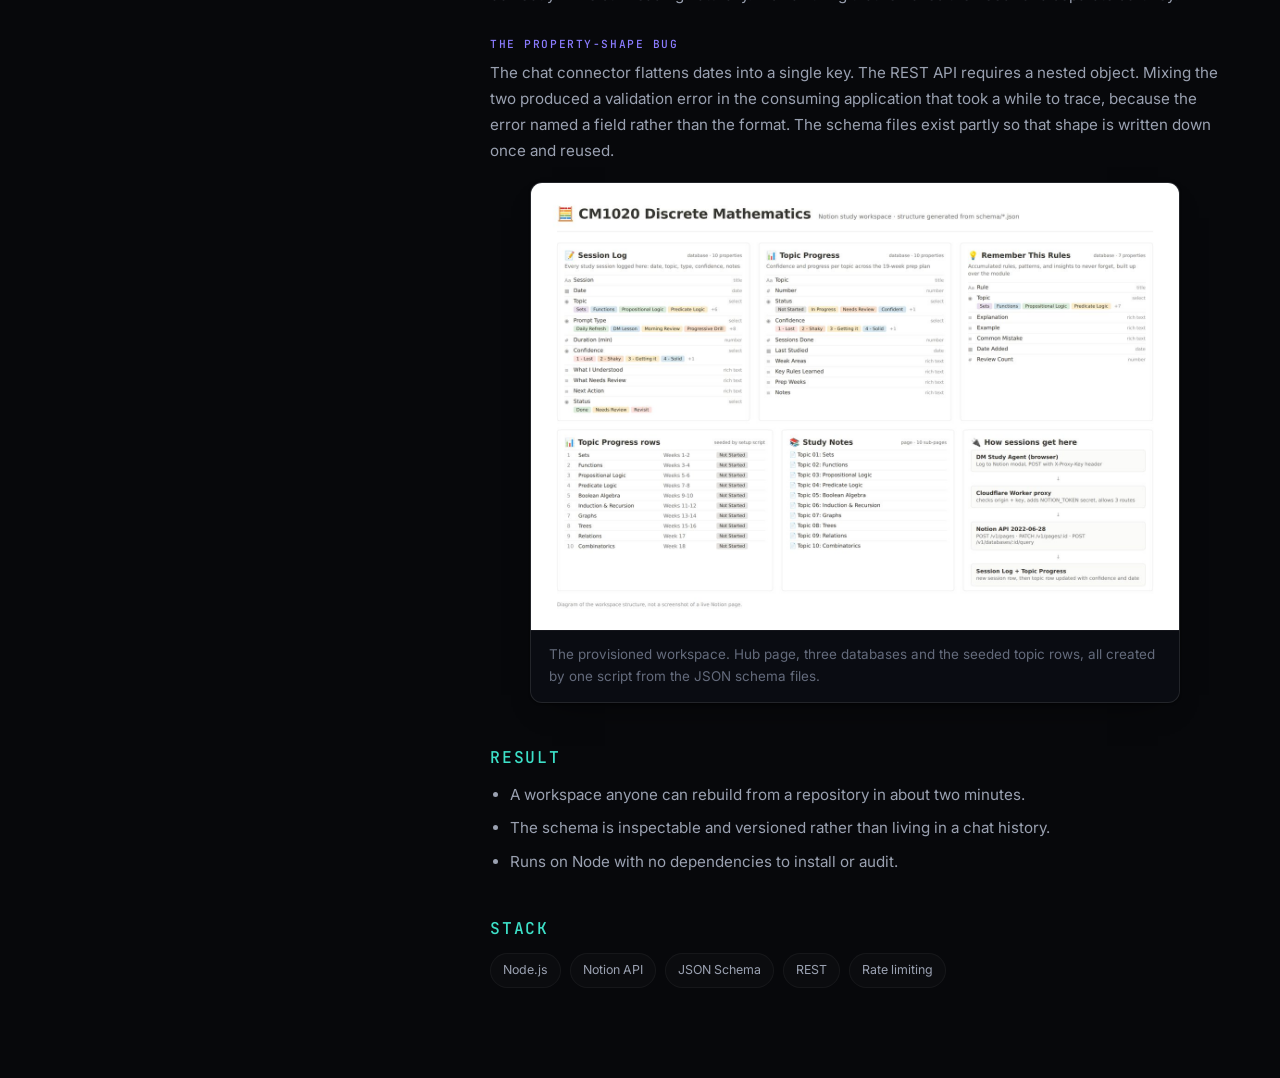
<file: notion-provisioning.html>
<!DOCTYPE html>
<html lang="en"><head><meta charset="utf-8"><meta name="viewport" content="width=device-width, initial-scale=1">
<title>Schema-driven workspace provisioning over a REST API, Rose Villanueva</title><meta name="description" content="A workspace of three databases, a hub page and eleven seeded pages, defined as JSON schema files and created by one dependency-free script in about two minutes, so the structure is reproducible rather than hand-built once and undocumented.">
<link rel="preconnect" href="https://fonts.googleapis.com"><link rel="preconnect" href="https://fonts.gstatic.com" crossorigin>
<link href="https://fonts.googleapis.com/css2?family=Inter:wght@400;500;600;700;800&family=JetBrains+Mono:wght@400;500&display=swap" rel="stylesheet">
<link rel="stylesheet" href="styles.css?v=aa6f0bf4"></head><body>
<div class="layout">
  <aside class="aside">
    <div class="avatar"><img src="avatar.png" alt="Rose Villanueva speaking at a conference"></div>
    <a class="side-name" href="index.html">Rose Villanueva</a>
    <p class="side-sub">Integration &amp; Automation Engineer</p>

    <div class="side-block">
      <p class="side-label">About</p>
      <p>
        I have worked in technical operations for more than twenty years, in payments,
        e-commerce, support and membership systems.
      </p>
      <p>
        The work is integration, data migration, automation and, more recently, AI. I take on
        the architecture as well as the build, usually as the only technical person on the
        account.
      </p>
    </div>

    <div class="side-block">
      <p class="side-label">Stack</p>
      <div class="chips">
        <span class="chip">Python</span>
        <span class="chip">SQL</span>
        <span class="chip">PostgreSQL</span>
        <span class="chip">REST APIs</span>
        <span class="chip">Webhooks</span>
        <span class="chip">Claude API</span>
        <span class="chip">RAG</span>
        <span class="chip">MCP</span>
        <span class="chip">Evals</span>
        <span class="chip">Cloudflare Workers</span>
        <span class="chip">Supabase</span>
        <span class="chip">Git</span>
      </div>
    </div>

    <div class="side-block">
      <p class="side-label">What I do</p>
      <ul class="side-rows">
        <li>Automate work that repeats, end to end</li>
        <li>Connect platforms never built to talk to each other</li>
        <li>Move and clean data without losing anything</li>
        <li>Design LLM agents, RAG retrieval and the instruction sets behind them</li>
        <li>Apply instructional design to systems people have to learn</li>
        <li>Document systems so a team can run them without me</li>
      </ul>
    </div>

    <div class="side-block">
      <p class="side-label">What I build</p>
      <ul class="side-rows">
        <li>LLM agents, MCP servers, skills and RAG retrieval layers</li>
        <li>Data pipelines and scheduled jobs</li>
        <li>Courses and the platforms that deliver them</li>
        <li>Directory and membership platforms</li>
        <li>Approval and review workflows</li>
        <li>Email lifecycle and outreach automation</li>
        <li>Internal tools and admin sites</li>
      </ul>
    </div>

    <div class="side-block">
      <p class="side-label">Contact</p>
      <ul class="side-rows">
        <li><a href="https://github.com/rosevillanuevadev">github.com/rosevillanuevadev</a></li>
      </ul>
    </div>

    <div class="side-block">
      <p class="side-label">Speaking</p>
      <ul class="side-rows speaking">
        <li>Support Driven Expo <span>Chicago</span></li>
        <li>WordCamp Vienna <span>Austria</span></li>
        <li>WooCommerce Workshop <span>Singapore</span></li>
      </ul>
    </div>
  </aside>
  <main class="main-col paper">
    <a href="index.html" class="crumb">&larr; Work</a>
    <h1 class="paper-title">Schema-driven workspace provisioning over a REST API</h1>
    <div class="links-row">
      <a class="lnk repo" href="https://github.com/rosevillanuevadev/cm1020-notion-workspace" target="_blank" rel="noopener">Repository</a>
    </div>
    <div class="paper-meta"><span>Node, JSON schema</span><span>Public repo</span><span>Setup script</span></div>
    <p>A workspace of three databases, a hub page and eleven seeded pages, defined as JSON schema files and created by one dependency-free script in about two minutes, so the structure is reproducible rather than hand-built once and undocumented.</p>
    <figure class="fig"><svg viewBox="0 0 600 132" role="img" aria-label="JSON schema files drive a single script that creates the hub page, three databases and the seeded rows."><defs><marker id="s2" viewBox="0 0 10 8" refX="9" refY="4" markerWidth="7" markerHeight="6" orient="auto"><polygon points="0,0 10,4 0,8" fill="var(--text-dim)"/></marker></defs><g font-family="ui-monospace,SFMono-Regular,Menlo,monospace" font-size="9.5" text-anchor="middle"><rect x="12" y="8" width="128" height="32" rx="6" fill="none" stroke="var(--blue)" stroke-width="1.4"/><text x="76.0" y="27.5" fill="var(--text-strong)">session-log.json</text><rect x="12" y="50" width="128" height="32" rx="6" fill="none" stroke="var(--blue)" stroke-width="1.4"/><text x="76.0" y="69.5" fill="var(--text-strong)">topic-progress.json</text><rect x="12" y="92" width="128" height="32" rx="6" fill="none" stroke="var(--blue)" stroke-width="1.4"/><text x="76.0" y="111.5" fill="var(--text-strong)">rules.json</text><path d="M144 24 H196 V58" fill="none" stroke="var(--text-dim)" stroke-width="1.3" marker-end="url(#s2)"/><path d="M144 66 H196 V66" fill="none" stroke="var(--text-dim)" stroke-width="1.3" marker-end="url(#s2)"/><path d="M144 108 H196 V58" fill="none" stroke="var(--text-dim)" stroke-width="1.3" marker-end="url(#s2)"/><rect x="200" y="48" width="124" height="36" rx="6" fill="none" stroke="var(--violet)" stroke-width="1.4"/><text x="262.0" y="64.0" fill="var(--text-strong)">setup script</text><text x="262.0" y="77.0" fill="var(--text-dim)" font-size="8.5">25 calls, 350ms</text><path d="M326 66 H368" fill="none" stroke="var(--text-dim)" stroke-width="1.3" marker-end="url(#s2)"/><rect x="372" y="8" width="120" height="32" rx="6" fill="none" stroke="var(--teal)" stroke-width="1.4"/><text x="432.0" y="27.5" fill="var(--text-strong)">hub page</text><rect x="372" y="50" width="120" height="32" rx="6" fill="none" stroke="var(--teal)" stroke-width="1.4"/><text x="432.0" y="69.5" fill="var(--text-strong)">3 databases</text><rect x="372" y="92" width="120" height="32" rx="6" fill="none" stroke="var(--teal)" stroke-width="1.4"/><text x="432.0" y="111.5" fill="var(--text-strong)">10 seeded rows</text></g></svg></figure>
    <h2>Project scope</h2>
    <p>
      The workspace was originally built by hand through a chat connector. That works once. It
      leaves no definition anyone can inspect, no way to rebuild it, and no way for a second
      person to stand up the same structure.
    </p>
    <h2>Constraints</h2>
    <ul>
      <li>The API rate-limits at roughly three requests per second.</li>
      <li>Payload shape is version-dependent, and the format keeps changing across API versions.</li>
      <li>The integration can only write where it has been explicitly invited, which is a setup step users forget.</li>
      <li>Should run with no install step.</li>
    </ul>
    <h2>Approach</h2>
    <ol>
      <li>Move the schema out of the chat transcript and into version-controlled JSON, one file per database.</li>
      <li>Drive creation from those files so the definition and the artifact cannot drift apart.</li>
      <li>Pin the API version explicitly rather than tracking whatever is current.</li>
      <li>Offer a dry run, because a partial failure leaves debris that has to be deleted by hand.</li>
    </ol>
    <h2>Implementation</h2>
    <p>
      Twenty-five API calls in sequence: the hub page, three databases from their schema files,
      ten seeded rows, and eleven notes pages. A 350 millisecond pause between calls keeps it
      under the published rate limit. On failure it stops and names the step rather than
      continuing into an inconsistent state.
    </p>
    <h3>Two design decisions worth stating</h3>
    <p>
      <strong>Selects rather than relations.</strong> Every database references topics through a
      select field rather than a relation. A client can write a select using only its name. A
      relation requires resolving the related page identifier first, which turns one write into
      a query plus a write. Shared option names and colors keep the databases visually coherent
      without the coupling.
    </p>
    <p>
      <strong>Ordinals inside the labels.</strong> Confidence values read "3 - Getting it" rather
      than "Getting it", so they sort correctly while still reading naturally. A small thing that
      removes the need for a separate sort key.
    </p>
    <h3>The property-shape bug</h3>
    <p>
      The chat connector flattens dates into a single key. The REST API requires a nested object.
      Mixing the two produced a validation error in the consuming application that took a while
      to trace, because the error named a field rather than the format. The schema files exist
      partly so that shape is written down once and reused.
    </p>
    <div class="shots">
      <figure class="shot"><img src="shots/notion-workspace.jpg" alt="The provisioned workspace. Hub page, three databases and the seeded to" loading="lazy"><figcaption>The provisioned workspace. Hub page, three databases and the seeded topic rows, all created by one script from the JSON schema files.</figcaption></figure>
    </div>

    <h2>Result</h2>
    <ul>
      <li>A workspace anyone can rebuild from a repository in about two minutes.</li>
      <li>The schema is inspectable and versioned rather than living in a chat history.</li>
      <li>Runs on Node with no dependencies to install or audit.</li>
    </ul>
    <h2>Stack</h2>
    <div class="chips"><span class="chip">Node.js</span><span class="chip">Notion API</span><span class="chip">JSON Schema</span><span class="chip">REST</span><span class="chip">Rate limiting</span></div>

  </main>
</div></body></html>
</file>
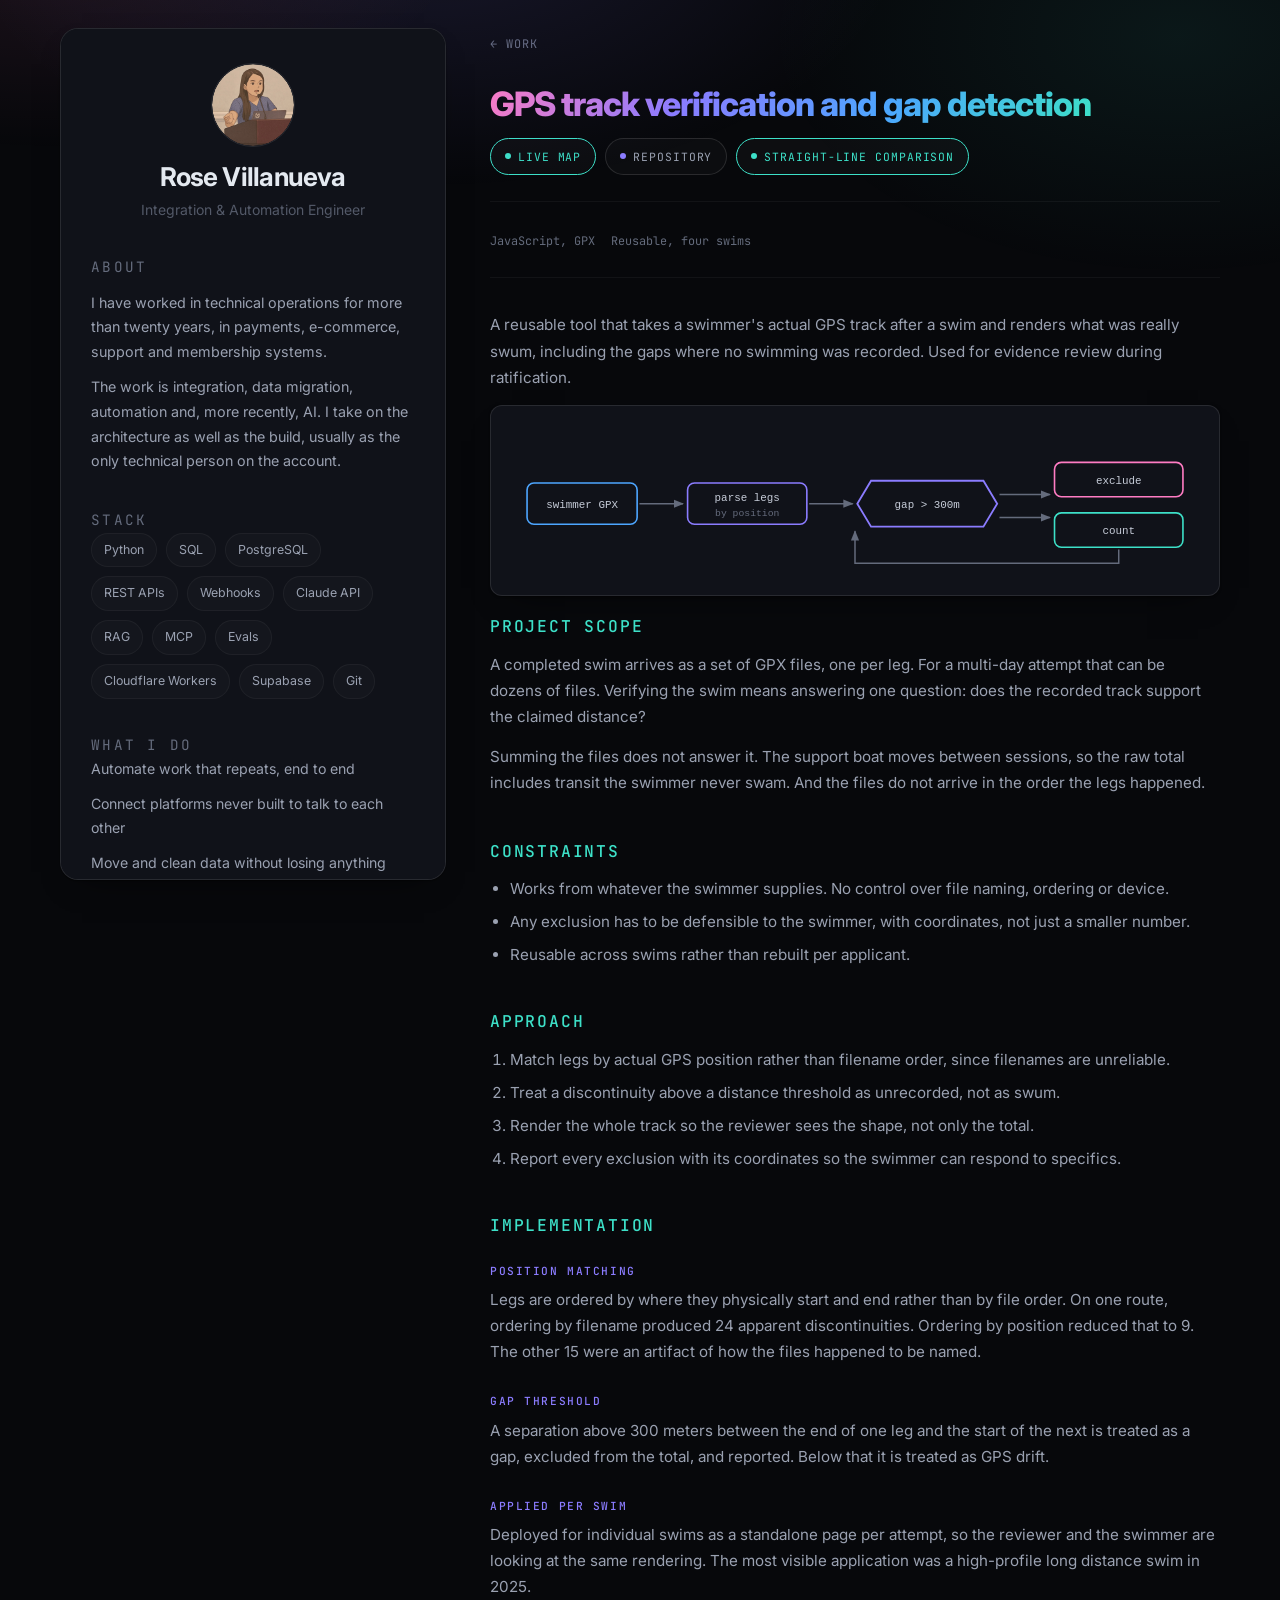
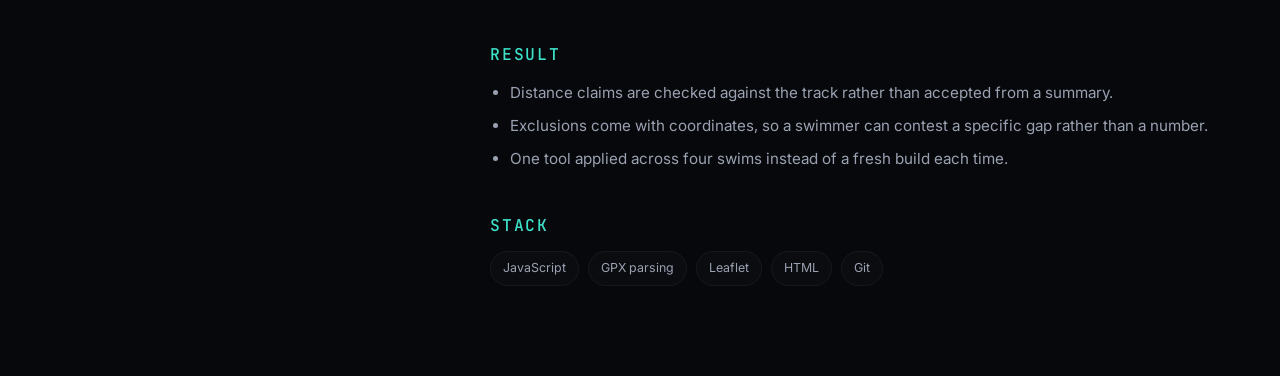
<file: post-swim-mapping.html>
<!DOCTYPE html>
<html lang="en">
<head>
<meta charset="utf-8">
<meta name="viewport" content="width=device-width, initial-scale=1">
<title>GPS track verification and gap detection, Rose Villanueva</title>
<meta name="description" content="A reusable tool that takes a swimmer's actual GPS track after a swim and renders what was really swum, including the gaps where no swimming was recorded. Used for evidence review during ratification.">
<link rel="preconnect" href="https://fonts.googleapis.com">
<link rel="preconnect" href="https://fonts.gstatic.com" crossorigin>
<link href="https://fonts.googleapis.com/css2?family=Inter:wght@400;500;600;700;800&family=JetBrains+Mono:wght@400;500&display=swap" rel="stylesheet">
<link rel="stylesheet" href="styles.css?v=aa6f0bf4">
</head>
<body>
<div class="layout">
  <aside class="aside">
    <div class="avatar"><img src="avatar.png" alt="Rose Villanueva speaking at a conference"></div>
    <a class="side-name" href="index.html">Rose Villanueva</a>
    <p class="side-sub">Integration &amp; Automation Engineer</p>

    <div class="side-block">
      <p class="side-label">About</p>
      <p>
        I have worked in technical operations for more than twenty years, in payments,
        e-commerce, support and membership systems.
      </p>
      <p>
        The work is integration, data migration, automation and, more recently, AI. I take on
        the architecture as well as the build, usually as the only technical person on the
        account.
      </p>
    </div>

    <div class="side-block">
      <p class="side-label">Stack</p>
      <div class="chips">
        <span class="chip">Python</span>
        <span class="chip">SQL</span>
        <span class="chip">PostgreSQL</span>
        <span class="chip">REST APIs</span>
        <span class="chip">Webhooks</span>
        <span class="chip">Claude API</span>
        <span class="chip">RAG</span>
        <span class="chip">MCP</span>
        <span class="chip">Evals</span>
        <span class="chip">Cloudflare Workers</span>
        <span class="chip">Supabase</span>
        <span class="chip">Git</span>
      </div>
    </div>

    <div class="side-block">
      <p class="side-label">What I do</p>
      <ul class="side-rows">
        <li>Automate work that repeats, end to end</li>
        <li>Connect platforms never built to talk to each other</li>
        <li>Move and clean data without losing anything</li>
        <li>Design LLM agents, RAG retrieval and the instruction sets behind them</li>
        <li>Apply instructional design to systems people have to learn</li>
        <li>Document systems so a team can run them without me</li>
      </ul>
    </div>

    <div class="side-block">
      <p class="side-label">What I build</p>
      <ul class="side-rows">
        <li>LLM agents, MCP servers, skills and RAG retrieval layers</li>
        <li>Data pipelines and scheduled jobs</li>
        <li>Courses and the platforms that deliver them</li>
        <li>Directory and membership platforms</li>
        <li>Approval and review workflows</li>
        <li>Email lifecycle and outreach automation</li>
        <li>Internal tools and admin sites</li>
      </ul>
    </div>

    <div class="side-block">
      <p class="side-label">Contact</p>
      <ul class="side-rows">
        <li><a href="https://github.com/rosevillanuevadev">github.com/rosevillanuevadev</a></li>
      </ul>
    </div>

    <div class="side-block">
      <p class="side-label">Speaking</p>
      <ul class="side-rows speaking">
        <li>Support Driven Expo <span>Chicago</span></li>
        <li>WordCamp Vienna <span>Austria</span></li>
        <li>WooCommerce Workshop <span>Singapore</span></li>
      </ul>
    </div>
  </aside>
  <main class="main-col paper">
    <a href="index.html" class="crumb">&larr; Work</a>
    <h1 class="paper-title">GPS track verification and gap detection</h1>
    <div class="links-row">
      <a class="lnk demo" href="https://rosevillanuevadev.github.io/Ross-Edgley-Swim-Map/Ross-Edgley-Swim-final-map.html" target="_blank" rel="noopener">Live map</a>
      <a class="lnk repo" href="https://github.com/rosevillanuevadev/Ross-Edgley-Swim-Map" target="_blank" rel="noopener">Repository</a>
      <a class="lnk demo" href="https://rosevillanuevadev.github.io/straight-line-distance-map/SWIM-1029.html" target="_blank" rel="noopener">Straight-line comparison</a>
    </div>
    <div class="paper-meta"><span>JavaScript, GPX</span><span>Reusable, four swims</span></div>
    <p>A reusable tool that takes a swimmer's actual GPS track after a swim and renders what was really swum, including the gaps where no swimming was recorded. Used for evidence review during ratification.</p>
    <figure class="fig"><svg viewBox="0 0 600 132" role="img" aria-label="Swimmer GPX is parsed, matched by position, gaps excluded, and rendered as a route map."><defs><marker id="g1" viewBox="0 0 10 8" refX="9" refY="4" markerWidth="7" markerHeight="6" orient="auto"><polygon points="0,0 10,4 0,8" fill="var(--text-dim)"/></marker></defs><g font-family="ui-monospace,SFMono-Regular,Menlo,monospace" font-size="9.5" text-anchor="middle"><rect x="14" y="48" width="96" height="36" rx="6" fill="none" stroke="var(--blue)" stroke-width="1.4"/><text x="62.0" y="69.5" fill="var(--text-strong)">swimmer GPX</text><path d="M112 66 H150" fill="none" stroke="var(--text-dim)" stroke-width="1.3" marker-end="url(#g1)"/><rect x="154" y="48" width="104" height="36" rx="6" fill="none" stroke="var(--violet)" stroke-width="1.4"/><text x="206.0" y="64.0" fill="var(--text-strong)">parse legs</text><text x="206.0" y="77.0" fill="var(--text-dim)" font-size="8.5">by position</text><path d="M260 66 H298" fill="none" stroke="var(--text-dim)" stroke-width="1.3" marker-end="url(#g1)"/><polygon points="314,46 412,46 424,66.0 412,86 314,86 302,66.0" fill="none" stroke="var(--violet)" stroke-width="1.6"/><text x="363.0" y="69.5" fill="var(--text-strong)">gap > 300m</text><path d="M426 58 H470" fill="none" stroke="var(--text-dim)" stroke-width="1.3" marker-end="url(#g1)"/><path d="M426 78 H470" fill="none" stroke="var(--text-dim)" stroke-width="1.3" marker-end="url(#g1)"/><rect x="474" y="30" width="112" height="30" rx="6" fill="none" stroke="var(--pink)" stroke-width="1.4"/><text x="530.0" y="48.5" fill="var(--text-strong)">exclude</text><rect x="474" y="74" width="112" height="30" rx="6" fill="none" stroke="var(--teal)" stroke-width="1.4"/><text x="530.0" y="92.5" fill="var(--text-strong)">count</text><path d="M530 106 V118 H300 V90" fill="none" stroke="var(--text-dim)" stroke-width="1.3" marker-end="url(#g1)"/><rect x="240" y="90" width="120" height="0" rx="6" fill="none" stroke="var(--text-dim)" stroke-width="1.4"/><text x="300.0" y="93.5" fill="var(--text-strong)"></text></g></svg></figure>
    <h2>Project scope</h2>
    <p>
      A completed swim arrives as a set of GPX files, one per leg. For a multi-day attempt
      that can be dozens of files. Verifying the swim means answering one question: does the
      recorded track support the claimed distance?
    </p>
    <p>
      Summing the files does not answer it. The support boat moves between sessions, so the
      raw total includes transit the swimmer never swam. And the files do not arrive in the
      order the legs happened.
    </p>
    <h2>Constraints</h2>
    <ul>
      <li>Works from whatever the swimmer supplies. No control over file naming, ordering or device.</li>
      <li>Any exclusion has to be defensible to the swimmer, with coordinates, not just a smaller number.</li>
      <li>Reusable across swims rather than rebuilt per applicant.</li>
    </ul>
    <h2>Approach</h2>
    <ol>
      <li>Match legs by actual GPS position rather than filename order, since filenames are unreliable.</li>
      <li>Treat a discontinuity above a distance threshold as unrecorded, not as swum.</li>
      <li>Render the whole track so the reviewer sees the shape, not only the total.</li>
      <li>Report every exclusion with its coordinates so the swimmer can respond to specifics.</li>
    </ol>
    <h2>Implementation</h2>
    <h3>Position matching</h3>
    <p>
      Legs are ordered by where they physically start and end rather than by file order. On
      one route, ordering by filename produced 24 apparent discontinuities. Ordering by
      position reduced that to 9. The other 15 were an artifact of how the files happened to
      be named.
    </p>
    <h3>Gap threshold</h3>
    <p>
      A separation above 300 meters between the end of one leg and the start of the next is
      treated as a gap, excluded from the total, and reported. Below that it is treated as
      GPS drift.
    </p>
    <h3>Applied per swim</h3>
    <p>
      Deployed for individual swims as a standalone page per attempt, so the reviewer and the
      swimmer are looking at the same rendering. The most visible application was a
      high-profile long distance swim in 2025.
    </p>
    <h2>Result</h2>
    <ul>
      <li>Distance claims are checked against the track rather than accepted from a summary.</li>
      <li>Exclusions come with coordinates, so a swimmer can contest a specific gap rather than a number.</li>
      <li>One tool applied across four swims instead of a fresh build each time.</li>
    </ul>
    <h2>Stack</h2>
    <div class="chips"><span class="chip">JavaScript</span><span class="chip">GPX parsing</span><span class="chip">Leaflet</span><span class="chip">HTML</span><span class="chip">Git</span></div>

  </main>
</div>
</body>
</html>
</file>
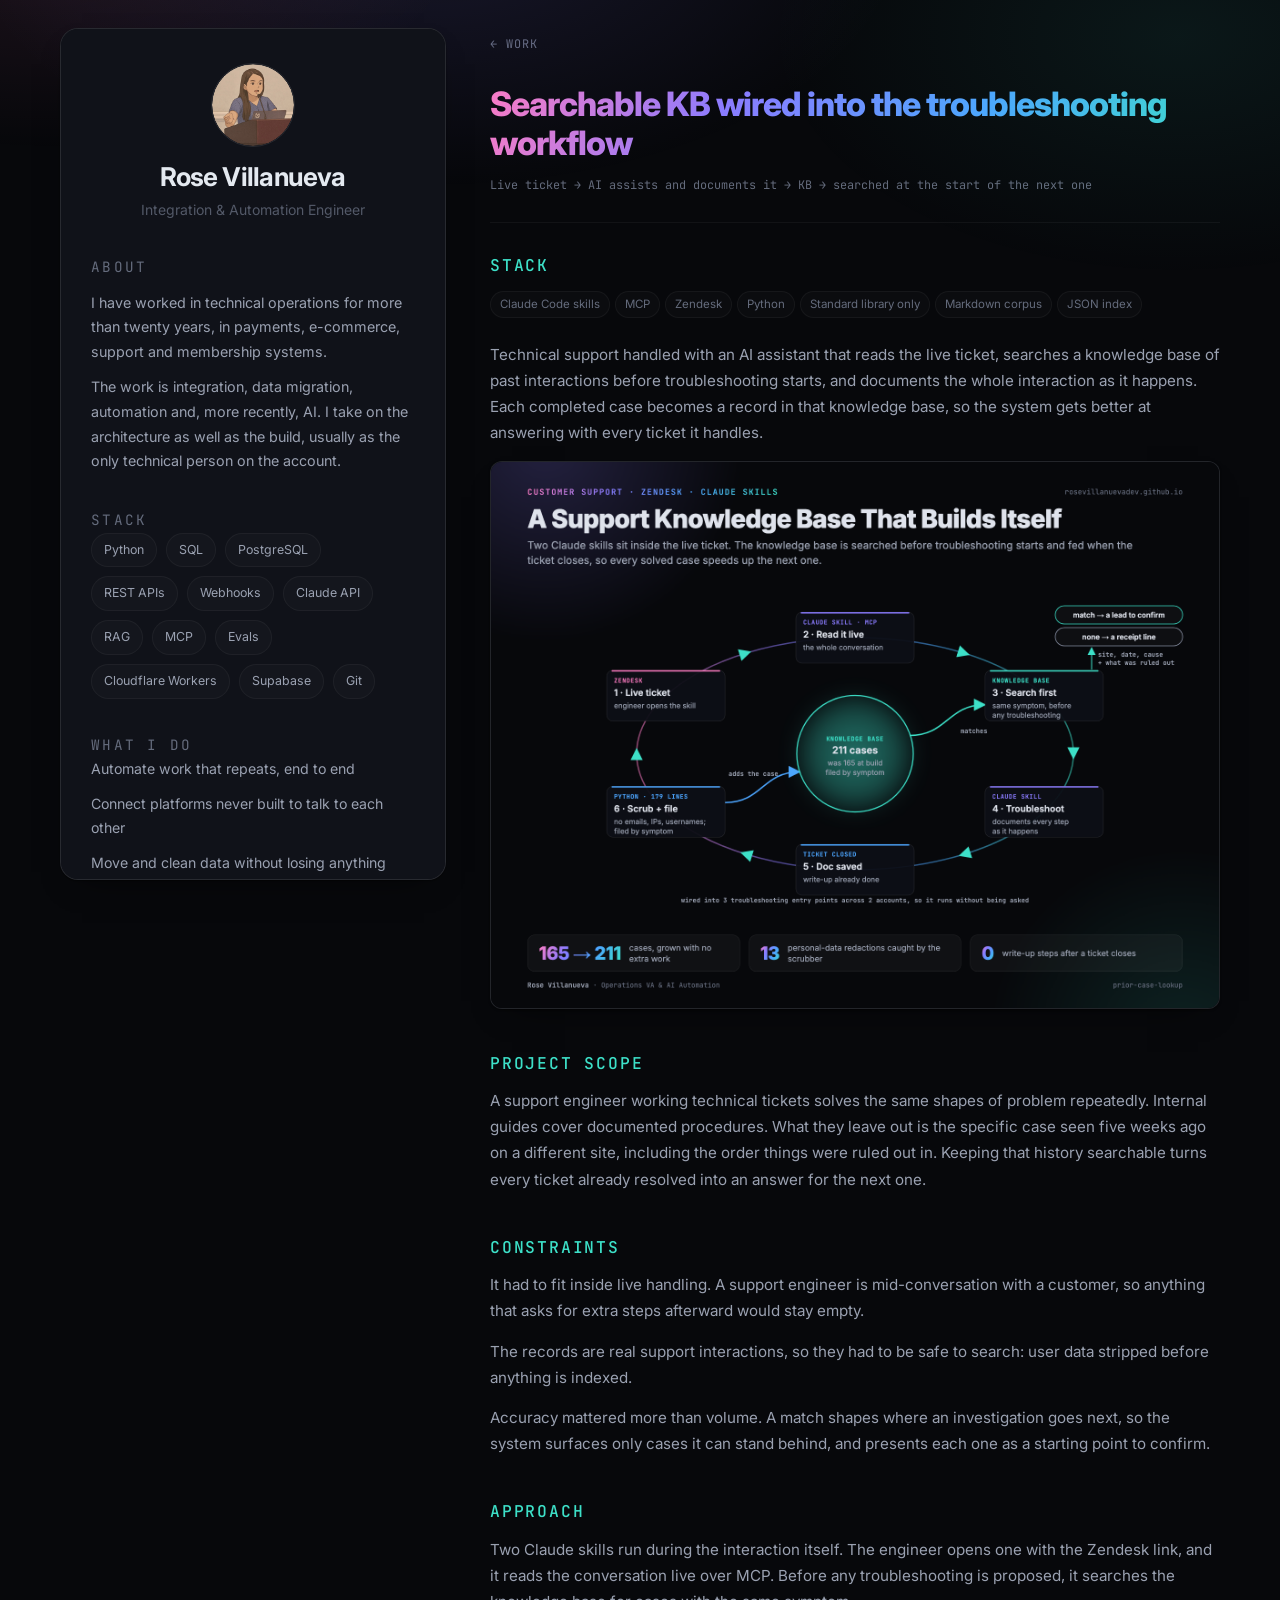
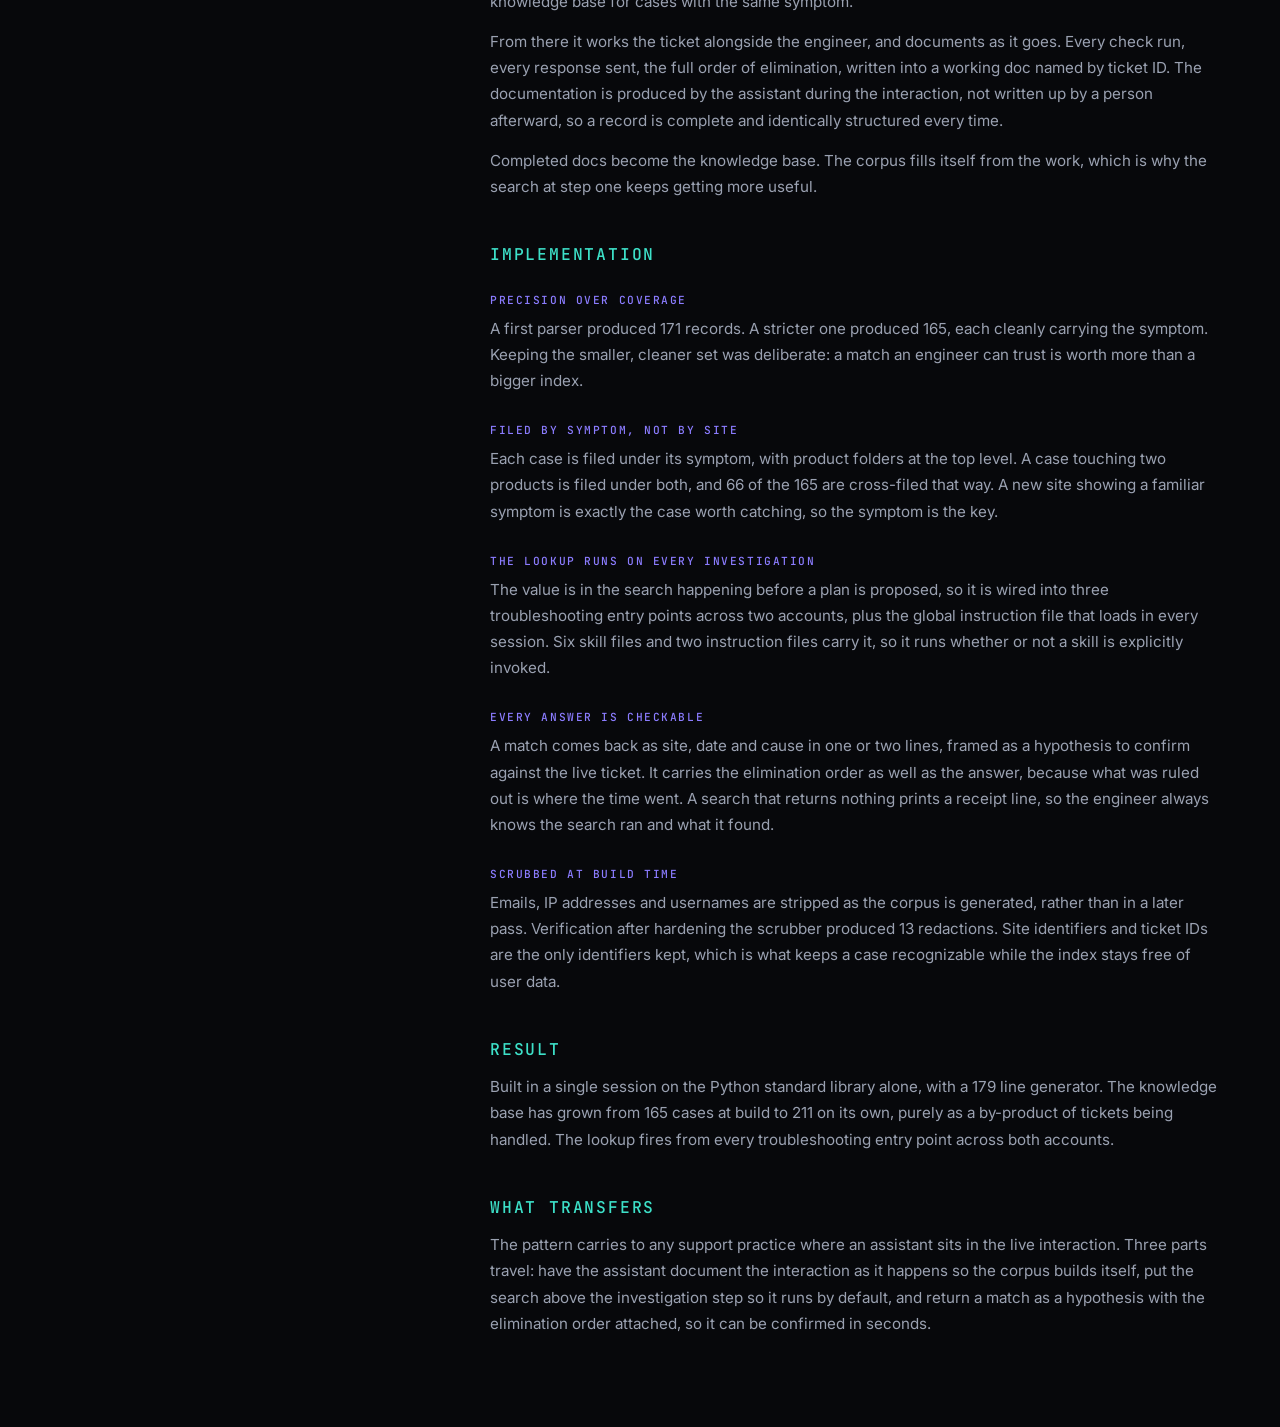
<file: prior-case-lookup.html>
<!DOCTYPE html>
<html lang="en">
<head>
<meta charset="utf-8">
<meta name="viewport" content="width=device-width, initial-scale=1">
<title>Searchable KB wired into the troubleshooting workflow, Rose Villanueva</title>
<meta name="description" content="A retrieval layer built from support notes the workflow already produced, wired above the investigation step so consulting prior work is the default rather than a choice made under time pressure.">
<link rel="preconnect" href="https://fonts.googleapis.com">
<link rel="preconnect" href="https://fonts.gstatic.com" crossorigin>
<link href="https://fonts.googleapis.com/css2?family=Inter:wght@400;500;600;700;800&family=JetBrains+Mono:wght@400;500&display=swap" rel="stylesheet">
<link rel="stylesheet" href="styles.css?v=aa6f0bf4">
</head>
<body>
<div class="layout">
  <aside class="aside">
    <div class="avatar"><img src="avatar.png" alt="Rose Villanueva speaking at a conference"></div>
    <a class="side-name" href="index.html">Rose Villanueva</a>
    <p class="side-sub">Integration &amp; Automation Engineer</p>

    <div class="side-block">
      <p class="side-label">About</p>
      <p>
        I have worked in technical operations for more than twenty years, in payments,
        e-commerce, support and membership systems.
      </p>
      <p>
        The work is integration, data migration, automation and, more recently, AI. I take on
        the architecture as well as the build, usually as the only technical person on the
        account.
      </p>
    </div>

    <div class="side-block">
      <p class="side-label">Stack</p>
      <div class="chips">
        <span class="chip">Python</span>
        <span class="chip">SQL</span>
        <span class="chip">PostgreSQL</span>
        <span class="chip">REST APIs</span>
        <span class="chip">Webhooks</span>
        <span class="chip">Claude API</span>
        <span class="chip">RAG</span>
        <span class="chip">MCP</span>
        <span class="chip">Evals</span>
        <span class="chip">Cloudflare Workers</span>
        <span class="chip">Supabase</span>
        <span class="chip">Git</span>
      </div>
    </div>

    <div class="side-block">
      <p class="side-label">What I do</p>
      <ul class="side-rows">
        <li>Automate work that repeats, end to end</li>
        <li>Connect platforms never built to talk to each other</li>
        <li>Move and clean data without losing anything</li>
        <li>Design LLM agents, RAG retrieval and the instruction sets behind them</li>
        <li>Apply instructional design to systems people have to learn</li>
        <li>Document systems so a team can run them without me</li>
      </ul>
    </div>

    <div class="side-block">
      <p class="side-label">What I build</p>
      <ul class="side-rows">
        <li>LLM agents, MCP servers, skills and RAG retrieval layers</li>
        <li>Data pipelines and scheduled jobs</li>
        <li>Courses and the platforms that deliver them</li>
        <li>Directory and membership platforms</li>
        <li>Approval and review workflows</li>
        <li>Email lifecycle and outreach automation</li>
        <li>Internal tools and admin sites</li>
      </ul>
    </div>

    <div class="side-block">
      <p class="side-label">Contact</p>
      <ul class="side-rows">
        <li><a href="https://github.com/rosevillanuevadev">github.com/rosevillanuevadev</a></li>
      </ul>
    </div>

    <div class="side-block">
      <p class="side-label">Speaking</p>
      <ul class="side-rows speaking">
        <li>Support Driven Expo <span>Chicago</span></li>
        <li>WordCamp Vienna <span>Austria</span></li>
        <li>WooCommerce Workshop <span>Singapore</span></li>
      </ul>
    </div>
  </aside>
  <main class="main-col paper">
    <a href="index.html" class="crumb">&larr; Work</a>
    <h1 class="paper-title">Searchable KB wired into the troubleshooting workflow</h1>
    <div class="paper-meta"><span>Live ticket &rarr; AI assists and documents it &rarr; KB &rarr; searched at the start of the next one</span></div>
    <h2>Stack</h2>
    <div class="chips stack-row"><span class="chip">Claude Code skills</span><span class="chip">MCP</span><span class="chip">Zendesk</span><span class="chip">Python</span><span class="chip">Standard library only</span><span class="chip">Markdown corpus</span><span class="chip">JSON index</span></div>
    <p>
      Technical support handled with an AI assistant that reads the live ticket, searches a knowledge
      base of past interactions before troubleshooting starts, and documents the whole interaction as
      it happens. Each completed case becomes a record in that knowledge base, so the system gets
      better at answering with every ticket it handles.
    </p>
    <figure class="fig fig-img"><a href="diagrams/prior-case-lookup.png" target="_blank" rel="noopener"><img src="diagrams/prior-case-lookup.png" alt="A live Zendesk ticket is read over MCP by a Claude skill, which searches the knowledge base first, assists the troubleshooting, and documents the whole interaction into a working doc named by ticket ID. That doc is added to the knowledge base, which the next ticket searches." loading="lazy" width="1600" height="1200"></a></figure>
    <h2>Project scope</h2>
    <p>
      A support engineer working technical tickets solves the same shapes of problem repeatedly.
      Internal guides cover documented procedures. What they leave out is the specific case seen
      five weeks ago on a different site, including the order things were ruled out in. Keeping
      that history searchable turns every ticket already resolved into an answer for the next one.
    </p>

    <h2>Constraints</h2>
    <p>
      It had to fit inside live handling. A support engineer is mid-conversation with a customer,
      so anything that asks for extra steps afterward would stay empty.
    </p>
    <p>
      The records are real support interactions, so they had to be safe to search: user data
      stripped before anything is indexed.
    </p>
    <p>
      Accuracy mattered more than volume. A match shapes where an investigation goes next, so the
      system surfaces only cases it can stand behind, and presents each one as a starting point to
      confirm.
    </p>

    <h2>Approach</h2>
    <p>
      Two Claude skills run during the interaction itself. The engineer opens one with the Zendesk
      link, and it reads the conversation live over MCP. Before any troubleshooting is proposed, it
      searches the knowledge base for cases with the same symptom.
    </p>
    <p>
      From there it works the ticket alongside the engineer, and documents as it goes. Every check
      run, every response sent, the full order of elimination, written into a working doc named by
      ticket ID. The documentation is produced by the assistant during the interaction, not written
      up by a person afterward, so a record is complete and identically structured every time.
    </p>
    <p>
      Completed docs become the knowledge base. The corpus fills itself from the work, which is why
      the search at step one keeps getting more useful.
    </p>

    <h2>Implementation</h2>

    <h3>Precision over coverage</h3>
    <p>
      A first parser produced 171 records. A stricter one produced 165, each cleanly carrying the
      symptom. Keeping the smaller, cleaner set was deliberate: a match an engineer can trust is
      worth more than a bigger index.
    </p>

    <h3>Filed by symptom, not by site</h3>
    <p>
      Each case is filed under its symptom, with product folders at the top level. A case touching
      two products is filed under both, and 66 of the 165 are cross-filed that way. A new site
      showing a familiar symptom is exactly the case worth catching, so the symptom is the key.
    </p>

    <h3>The lookup runs on every investigation</h3>
    <p>
      The value is in the search happening before a plan is proposed, so it is wired into three
      troubleshooting entry points across two accounts, plus the global instruction file that loads
      in every session. Six skill files and two instruction files carry it, so it runs whether or
      not a skill is explicitly invoked.
    </p>

    <h3>Every answer is checkable</h3>
    <p>
      A match comes back as site, date and cause in one or two lines, framed as a hypothesis to
      confirm against the live ticket. It carries the elimination order as well as the answer,
      because what was ruled out is where the time went. A search that returns nothing prints a
      receipt line, so the engineer always knows the search ran and what it found.
    </p>

    <h3>Scrubbed at build time</h3>
    <p>
      Emails, IP addresses and usernames are stripped as the corpus is generated, rather than in a
      later pass. Verification after hardening the scrubber produced 13 redactions. Site identifiers
      and ticket IDs are the only identifiers kept, which is what keeps a case recognizable while
      the index stays free of user data.
    </p>

    <h2>Result</h2>
    <p>
      Built in a single session on the Python standard library alone, with a 179 line generator. The
      knowledge base has grown from 165 cases at build to 211 on its own, purely as a by-product of
      tickets being handled. The lookup fires from every troubleshooting entry point across both
      accounts.
    </p>

    <h2>What transfers</h2>
    <p>
      The pattern carries to any support practice where an assistant sits in the live interaction.
      Three parts travel: have the assistant document the interaction as it happens so the corpus
      builds itself, put the search above the investigation step so it runs by default, and return a
      match as a hypothesis with the elimination order attached, so it can be confirmed in seconds.
    </p>

  </main>
</div>
</body>
</html>
</file>
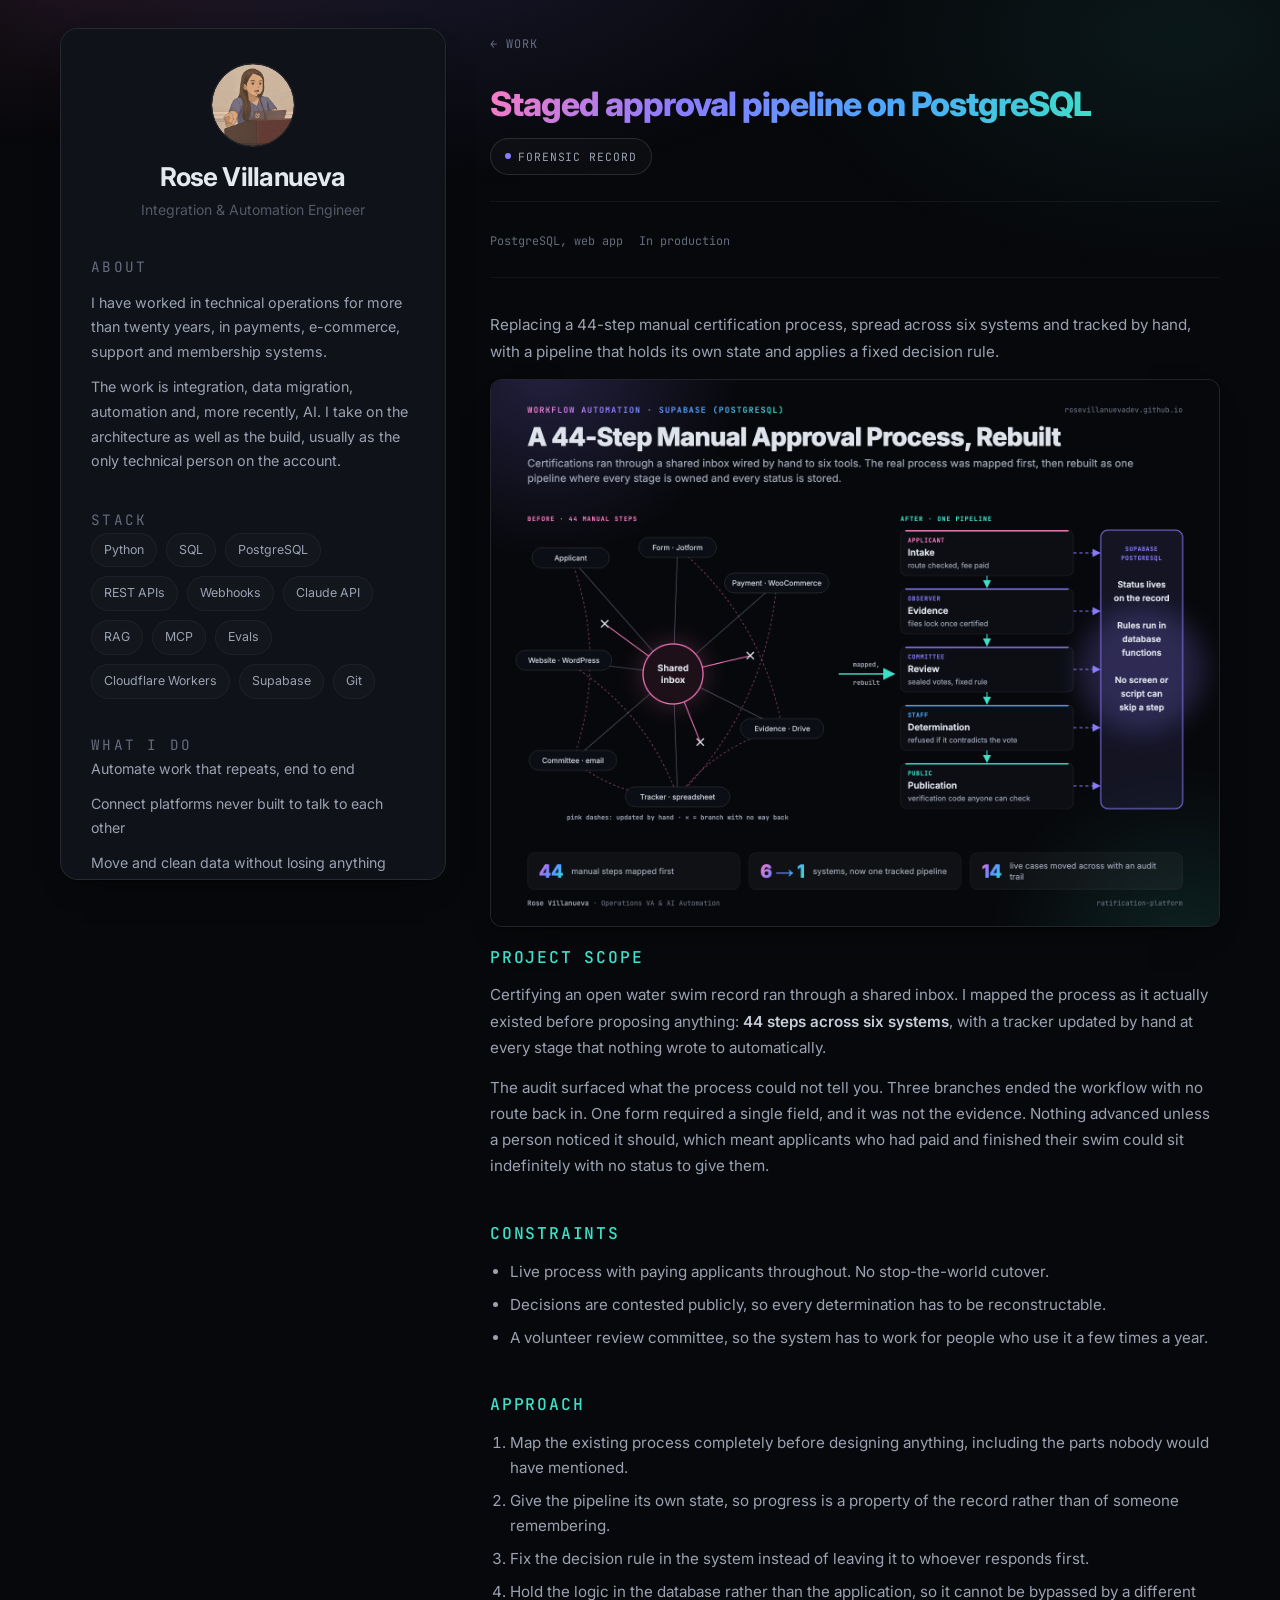
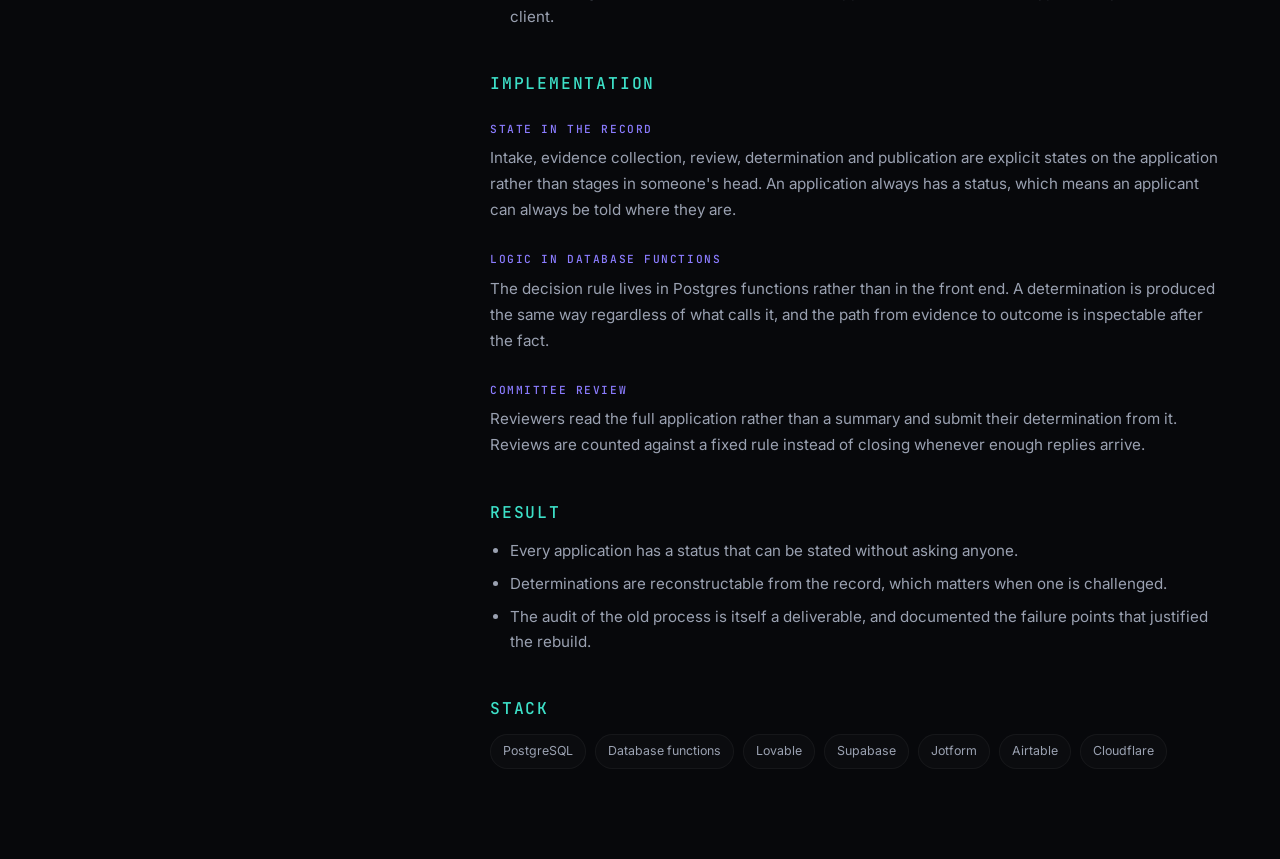
<file: ratification-platform.html>
<!DOCTYPE html>
<html lang="en">
<head>
<meta charset="utf-8">
<meta name="viewport" content="width=device-width, initial-scale=1">
<title>Staged approval pipeline on PostgreSQL, Rose Villanueva</title>
<meta name="description" content="Replacing a 44-step manual certification process, spread across six systems and tracked by hand, with a pipeline that holds its own state and applies a fixed decision rule.">
<link rel="preconnect" href="https://fonts.googleapis.com">
<link rel="preconnect" href="https://fonts.gstatic.com" crossorigin>
<link href="https://fonts.googleapis.com/css2?family=Inter:wght@400;500;600;700;800&family=JetBrains+Mono:wght@400;500&display=swap" rel="stylesheet">
<link rel="stylesheet" href="styles.css?v=aa6f0bf4">
</head>
<body>
<div class="layout">
  <aside class="aside">
    <div class="avatar"><img src="avatar.png" alt="Rose Villanueva speaking at a conference"></div>
    <a class="side-name" href="index.html">Rose Villanueva</a>
    <p class="side-sub">Integration &amp; Automation Engineer</p>

    <div class="side-block">
      <p class="side-label">About</p>
      <p>
        I have worked in technical operations for more than twenty years, in payments,
        e-commerce, support and membership systems.
      </p>
      <p>
        The work is integration, data migration, automation and, more recently, AI. I take on
        the architecture as well as the build, usually as the only technical person on the
        account.
      </p>
    </div>

    <div class="side-block">
      <p class="side-label">Stack</p>
      <div class="chips">
        <span class="chip">Python</span>
        <span class="chip">SQL</span>
        <span class="chip">PostgreSQL</span>
        <span class="chip">REST APIs</span>
        <span class="chip">Webhooks</span>
        <span class="chip">Claude API</span>
        <span class="chip">RAG</span>
        <span class="chip">MCP</span>
        <span class="chip">Evals</span>
        <span class="chip">Cloudflare Workers</span>
        <span class="chip">Supabase</span>
        <span class="chip">Git</span>
      </div>
    </div>

    <div class="side-block">
      <p class="side-label">What I do</p>
      <ul class="side-rows">
        <li>Automate work that repeats, end to end</li>
        <li>Connect platforms never built to talk to each other</li>
        <li>Move and clean data without losing anything</li>
        <li>Design LLM agents, RAG retrieval and the instruction sets behind them</li>
        <li>Apply instructional design to systems people have to learn</li>
        <li>Document systems so a team can run them without me</li>
      </ul>
    </div>

    <div class="side-block">
      <p class="side-label">What I build</p>
      <ul class="side-rows">
        <li>LLM agents, MCP servers, skills and RAG retrieval layers</li>
        <li>Data pipelines and scheduled jobs</li>
        <li>Courses and the platforms that deliver them</li>
        <li>Directory and membership platforms</li>
        <li>Approval and review workflows</li>
        <li>Email lifecycle and outreach automation</li>
        <li>Internal tools and admin sites</li>
      </ul>
    </div>

    <div class="side-block">
      <p class="side-label">Contact</p>
      <ul class="side-rows">
        <li><a href="https://github.com/rosevillanuevadev">github.com/rosevillanuevadev</a></li>
      </ul>
    </div>

    <div class="side-block">
      <p class="side-label">Speaking</p>
      <ul class="side-rows speaking">
        <li>Support Driven Expo <span>Chicago</span></li>
        <li>WordCamp Vienna <span>Austria</span></li>
        <li>WooCommerce Workshop <span>Singapore</span></li>
      </ul>
    </div>
  </aside>
  <main class="main-col paper">
    <a href="index.html" class="crumb">&larr; Work</a>
    <h1 class="paper-title">Staged approval pipeline on PostgreSQL</h1>
    <div class="links-row">
      <a class="lnk repo" href="https://github.com/rosevillanuevadev/wowsa-ratifications" target="_blank" rel="noopener">Forensic record</a>
    </div>
    <div class="paper-meta"><span>PostgreSQL, web app</span><span>In production</span></div>
    <p>Replacing a 44-step manual certification process, spread across six systems and tracked by hand, with a pipeline that holds its own state and applies a fixed decision rule.</p>
    <figure class="fig fig-img"><a href="diagrams/ratification-platform.png" target="_blank" rel="noopener"><img src="diagrams/ratification-platform.png" alt="Intake, evidence, committee review with a fixed decision rule, then determination and publication." loading="lazy" width="1600" height="1200"></a></figure>
    <h2>Project scope</h2>
    <p>
      Certifying an open water swim record ran through a shared inbox. I mapped the process
      as it actually existed before proposing anything: <strong>44 steps across six
      systems</strong>, with a tracker updated by hand at every stage that nothing wrote to
      automatically.
    </p>
    <p>
      The audit surfaced what the process could not tell you. Three branches ended the
      workflow with no route back in. One form required a single field, and it was not the
      evidence. Nothing advanced unless a person noticed it should, which meant applicants
      who had paid and finished their swim could sit indefinitely with no status to give
      them.
    </p>
    <h2>Constraints</h2>
    <ul>
      <li>Live process with paying applicants throughout. No stop-the-world cutover.</li>
      <li>Decisions are contested publicly, so every determination has to be reconstructable.</li>
      <li>A volunteer review committee, so the system has to work for people who use it a few times a year.</li>
    </ul>
    <h2>Approach</h2>
    <ol>
      <li>Map the existing process completely before designing anything, including the parts nobody would have mentioned.</li>
      <li>Give the pipeline its own state, so progress is a property of the record rather than of someone remembering.</li>
      <li>Fix the decision rule in the system instead of leaving it to whoever responds first.</li>
      <li>Hold the logic in the database rather than the application, so it cannot be bypassed by a different client.</li>
    </ol>
    <h2>Implementation</h2>
    <h3>State in the record</h3>
    <p>
      Intake, evidence collection, review, determination and publication are explicit states
      on the application rather than stages in someone's head. An application always has a
      status, which means an applicant can always be told where they are.
    </p>
    <h3>Logic in database functions</h3>
    <p>
      The decision rule lives in Postgres functions rather than in the front end. A
      determination is produced the same way regardless of what calls it, and the path from
      evidence to outcome is inspectable after the fact.
    </p>
    <h3>Committee review</h3>
    <p>
      Reviewers read the full application rather than a summary and submit their
      determination from it. Reviews are counted against a fixed rule instead of closing
      whenever enough replies arrive.
    </p>
    <h2>Result</h2>
    <ul>
      <li>Every application has a status that can be stated without asking anyone.</li>
      <li>Determinations are reconstructable from the record, which matters when one is challenged.</li>
      <li>The audit of the old process is itself a deliverable, and documented the failure points that justified the rebuild.</li>
    </ul>
    <h2>Stack</h2>
    <div class="chips"><span class="chip">PostgreSQL</span><span class="chip">Database functions</span><span class="chip">Lovable</span><span class="chip">Supabase</span><span class="chip">Jotform</span><span class="chip">Airtable</span><span class="chip">Cloudflare</span></div>

  </main>
</div>
</body>
</html>
</file>
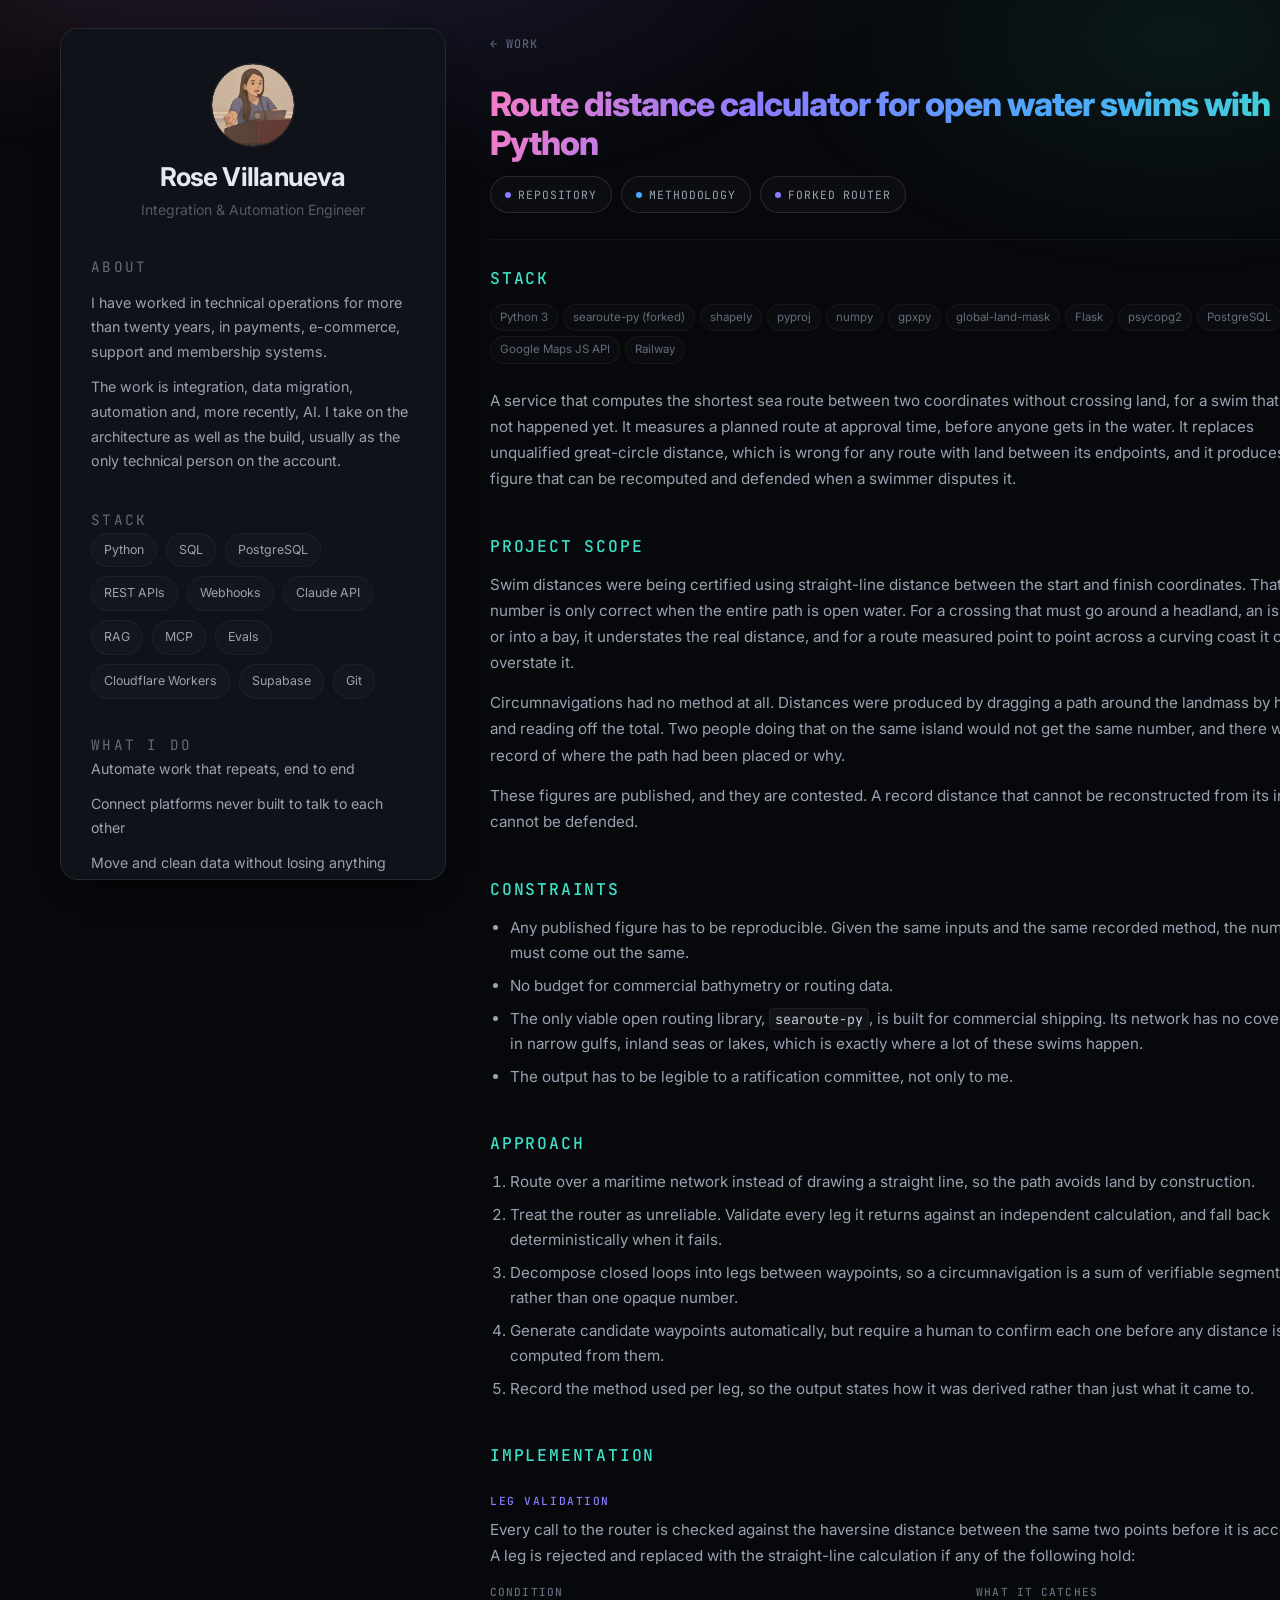
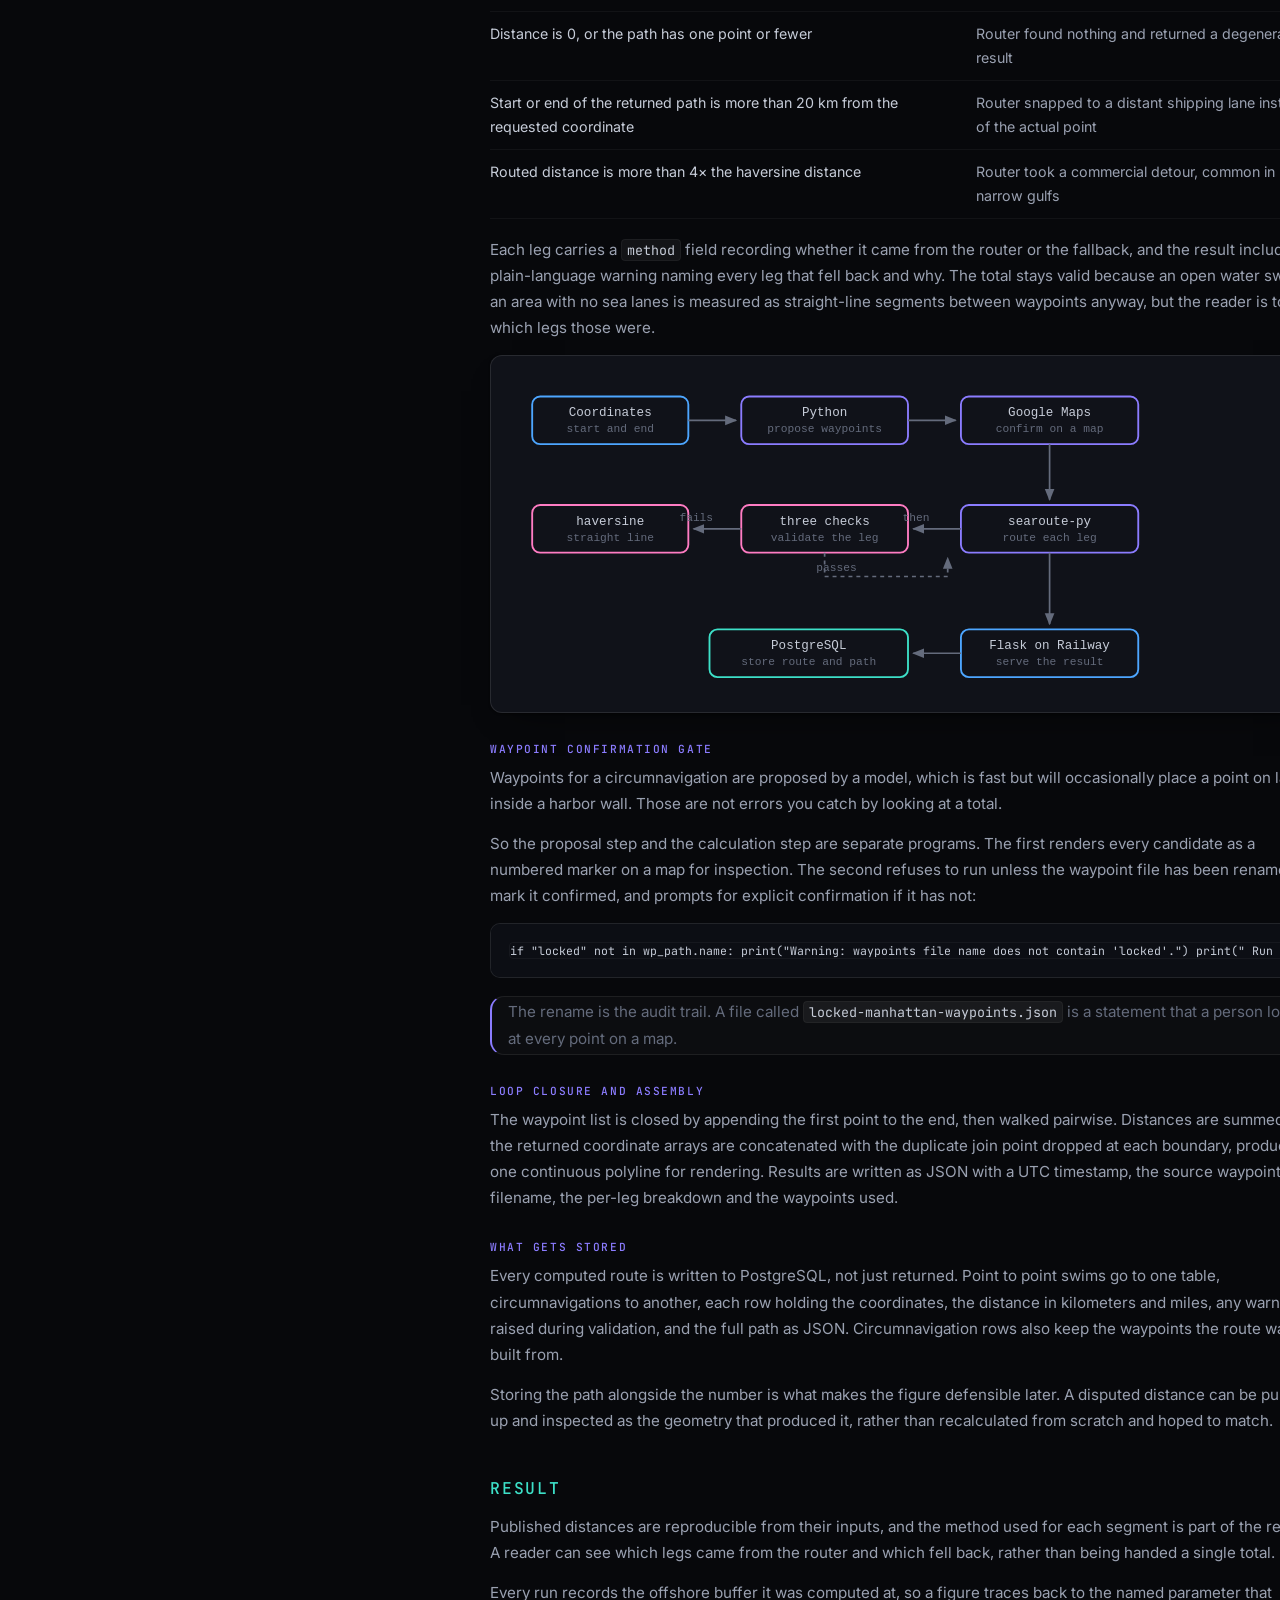
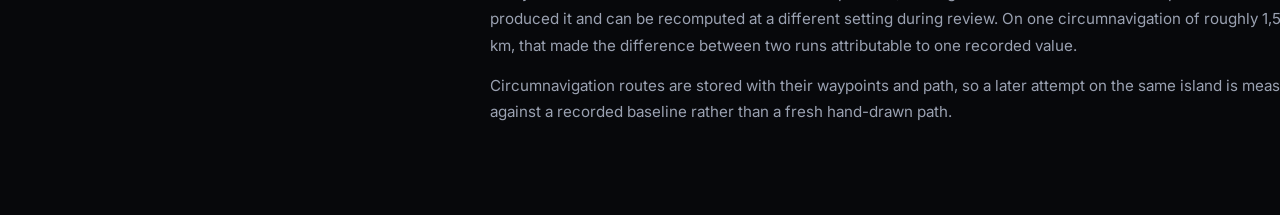
<file: swim-distance-calculator.html>
<!DOCTYPE html>
<html lang="en">
<head>
<meta charset="utf-8">
<meta name="viewport" content="width=device-width, initial-scale=1">
<title>Geospatial pathfinding service in Python, Rose Villanueva</title>
<meta name="description" content="A route distance calculator for open water swims. Routes around land, validates every leg, and stores the path behind each published figure.">
<link rel="preconnect" href="https://fonts.googleapis.com">
<link rel="preconnect" href="https://fonts.gstatic.com" crossorigin>
<link href="https://fonts.googleapis.com/css2?family=Inter:wght@400;500;600;700;800&family=JetBrains+Mono:wght@400;500&display=swap" rel="stylesheet">
<link rel="stylesheet" href="styles.css?v=aa6f0bf4">
</head>
<body>

<div class="layout">

  <!-- ==================== SIDEBAR ==================== -->
  <aside class="aside">
    <div class="avatar"><img src="avatar.png" alt="Rose Villanueva speaking at a conference"></div>
    <a class="side-name" href="index.html">Rose Villanueva</a>
    <p class="side-sub">Integration &amp; Automation Engineer</p>

    <div class="side-block">
      <p class="side-label">About</p>
      <p>
        I have worked in technical operations for more than twenty years, in payments,
        e-commerce, support and membership systems.
      </p>
      <p>
        The work is integration, data migration, automation and, more recently, AI. I take on
        the architecture as well as the build, usually as the only technical person on the
        account.
      </p>
    </div>

    <div class="side-block">
      <p class="side-label">Stack</p>
      <div class="chips">
        <span class="chip">Python</span>
        <span class="chip">SQL</span>
        <span class="chip">PostgreSQL</span>
        <span class="chip">REST APIs</span>
        <span class="chip">Webhooks</span>
        <span class="chip">Claude API</span>
        <span class="chip">RAG</span>
        <span class="chip">MCP</span>
        <span class="chip">Evals</span>
        <span class="chip">Cloudflare Workers</span>
        <span class="chip">Supabase</span>
        <span class="chip">Git</span>
      </div>
    </div>

    <div class="side-block">
      <p class="side-label">What I do</p>
      <ul class="side-rows">
        <li>Automate work that repeats, end to end</li>
        <li>Connect platforms never built to talk to each other</li>
        <li>Move and clean data without losing anything</li>
        <li>Design LLM agents, RAG retrieval and the instruction sets behind them</li>
        <li>Apply instructional design to systems people have to learn</li>
        <li>Document systems so a team can run them without me</li>
      </ul>
    </div>

    <div class="side-block">
      <p class="side-label">What I build</p>
      <ul class="side-rows">
        <li>LLM agents, MCP servers, skills and RAG retrieval layers</li>
        <li>Data pipelines and scheduled jobs</li>
        <li>Courses and the platforms that deliver them</li>
        <li>Directory and membership platforms</li>
        <li>Approval and review workflows</li>
        <li>Email lifecycle and outreach automation</li>
        <li>Internal tools and admin sites</li>
      </ul>
    </div>

    <div class="side-block">
      <p class="side-label">Contact</p>
      <ul class="side-rows">
        <li><a href="https://github.com/rosevillanuevadev">github.com/rosevillanuevadev</a></li>
      </ul>
    </div>

    <div class="side-block">
      <p class="side-label">Speaking</p>
      <ul class="side-rows speaking">
        <li>Support Driven Expo <span>Chicago</span></li>
        <li>WordCamp Vienna <span>Austria</span></li>
        <li>WooCommerce Workshop <span>Singapore</span></li>
      </ul>
    </div>
  </aside>

  <!-- ==================== PAPER ==================== -->
  <main class="main-col paper">

    <a href="index.html" class="crumb">&larr; Work</a>

    <h1 class="paper-title">Route distance calculator for open water swims with Python</h1>
    <div class="links-row">
      <a class="lnk repo" href="https://github.com/rosevillanuevadev/wowsa-distance-calculator" target="_blank" rel="noopener">Repository</a>
      <a class="lnk doc" href="https://github.com/rosevillanuevadev/wowsa-distance-calculator/blob/main/METHODOLOGY.md" target="_blank" rel="noopener">Methodology</a>
      <a class="lnk repo" href="https://github.com/rosevillanuevadev/searoute-py" target="_blank" rel="noopener">Forked router</a>
    </div>
    <h2>Stack</h2>
    <div class="chips stack-row"><span class="chip">Python 3</span><span class="chip">searoute-py (forked)</span><span class="chip">shapely</span><span class="chip">pyproj</span><span class="chip">numpy</span><span class="chip">gpxpy</span><span class="chip">global-land-mask</span><span class="chip">Flask</span><span class="chip">psycopg2</span><span class="chip">PostgreSQL</span><span class="chip">Google Maps JS API</span><span class="chip">Railway</span></div>

    <p>
      A service that computes the shortest sea route between two coordinates without crossing
      land, for a swim that has not happened yet. It measures a planned route at approval
      time, before anyone gets in the water. It replaces
      unqualified great-circle distance, which is wrong for any route with land between its
      endpoints,
      and it produces a figure that can be recomputed and defended when a swimmer disputes
      it.
    </p>

    <h2>Project scope</h2>
    <p>
      Swim distances were being certified using straight-line distance between the start
      and finish coordinates. That number is only correct when the entire path is open
      water. For a crossing that must go around a headland, an island, or into a bay, it
      understates the real distance, and for a route measured point to point across a
      curving coast it can overstate it.
    </p>
    <p>
      Circumnavigations had no method at all. Distances were produced by dragging a path
      around the landmass by hand and reading off the total. Two people doing that on the
      same island would not get the same number, and there was no record of where the path
      had been placed or why.
    </p>
    <p>
      These figures are published, and they are contested. A record distance that cannot
      be reconstructed from its inputs cannot be defended.
    </p>

    <h2>Constraints</h2>
    <ul>
      <li>
        Any published figure has to be reproducible. Given the same inputs and the same
        recorded method, the number must come out the same.
      </li>
      <li>
        No budget for commercial bathymetry or routing data.
      </li>
      <li>
        The only viable open routing library, <code>searoute-py</code>, is built for
        commercial shipping. Its network has no coverage in narrow gulfs, inland seas or
        lakes, which is exactly where a lot of these swims happen.
      </li>
      <li>
        The output has to be legible to a ratification committee, not only to me.
      </li>
    </ul>

    <h2>Approach</h2>
    <ol>
      <li>
        Route over a maritime network instead of drawing a straight line, so the path
        avoids land by construction.
      </li>
      <li>
        Treat the router as unreliable. Validate every leg it returns against an
        independent calculation, and fall back deterministically when it fails.
      </li>
      <li>
        Decompose closed loops into legs between waypoints, so a circumnavigation is a sum
        of verifiable segments rather than one opaque number.
      </li>
      <li>
        Generate candidate waypoints automatically, but require a human to confirm each one
        before any distance is computed from them.
      </li>
      <li>
        Record the method used per leg, so the output states how it was derived rather than
        just what it came to.
      </li>
    </ol>

    <h2>Implementation</h2>

    <h3>Leg validation</h3>
    <p>
      Every call to the router is checked against the haversine distance between the same
      two points before it is accepted. A leg is rejected and replaced with the
      straight-line calculation if any of the following hold:
    </p>
    <table>
      <thead><tr><th>Condition</th><th>What it catches</th></tr></thead>
      <tbody>
        <tr>
          <td>Distance is 0, or the path has one point or fewer</td>
          <td>Router found nothing and returned a degenerate result</td>
        </tr>
        <tr>
          <td>Start or end of the returned path is more than 20&nbsp;km from the requested coordinate</td>
          <td>Router snapped to a distant shipping lane instead of the actual point</td>
        </tr>
        <tr>
          <td>Routed distance is more than 4&times; the haversine distance</td>
          <td>Router took a commercial detour, common in narrow gulfs</td>
        </tr>
      </tbody>
    </table>
    <p>
      Each leg carries a <code>method</code> field recording whether it came from the
      router or the fallback, and the result includes a plain-language warning naming every
      leg that fell back and why. The total stays valid because an open water swim in an
      area with no sea lanes is measured as straight-line segments between waypoints
      anyway, but the reader is told which legs those were.
    </p>


    <figure class="fig"><svg viewBox="0 0 600 240" role="img" aria-label="Start and end coordinates go to a Python step that proposes waypoints, which a person confirms on a Google Map. searoute-py routes each leg, three checks validate it, and a failed leg falls back to a straight-line haversine distance. Flask on Railway serves the result and PostgreSQL stores the route with its full path."><defs><marker id="reg" viewBox="0 0 10 8" refX="9" refY="4" markerWidth="7" markerHeight="6" orient="auto"><polygon points="0,0 10,4 0,8" fill="var(--text-dim)"/></marker></defs><g font-family="ui-monospace,SFMono-Regular,Menlo,monospace" font-size="9.5" text-anchor="middle"><rect x="16" y="14" width="118" height="36" rx="6" fill="none" stroke="var(--blue)" stroke-width="1.4"/><text x="75.0" y="29" fill="var(--text-strong)">Coordinates</text><text x="75.0" y="41" fill="var(--text-dim)" font-size="8.5">start and end</text><rect x="174" y="14" width="126" height="36" rx="6" fill="none" stroke="var(--violet)" stroke-width="1.4"/><text x="237.0" y="29" fill="var(--text-strong)">Python</text><text x="237.0" y="41" fill="var(--text-dim)" font-size="8.5">propose waypoints</text><rect x="340" y="14" width="134" height="36" rx="6" fill="none" stroke="var(--violet)" stroke-width="1.4"/><text x="407.0" y="29" fill="var(--text-strong)">Google Maps</text><text x="407.0" y="41" fill="var(--text-dim)" font-size="8.5">confirm on a map</text><path d="M134 32 H170" fill="none" stroke="var(--text-dim)" stroke-width="1.3" marker-end="url(#reg)"/><path d="M300 32 H336" fill="none" stroke="var(--text-dim)" stroke-width="1.3" marker-end="url(#reg)"/><path d="M407 50 V92" fill="none" stroke="var(--text-dim)" stroke-width="1.3" marker-end="url(#reg)"/><rect x="340" y="96" width="134" height="36" rx="6" fill="none" stroke="var(--violet)" stroke-width="1.4"/><text x="407.0" y="111" fill="var(--text-strong)">searoute-py</text><text x="407.0" y="123" fill="var(--text-dim)" font-size="8.5">route each leg</text><rect x="174" y="96" width="126" height="36" rx="6" fill="none" stroke="var(--pink)" stroke-width="1.4"/><text x="237.0" y="111" fill="var(--text-strong)">three checks</text><text x="237.0" y="123" fill="var(--text-dim)" font-size="8.5">validate the leg</text><rect x="16" y="96" width="118" height="36" rx="6" fill="none" stroke="var(--pink)" stroke-width="1.4"/><text x="75.0" y="111" fill="var(--text-strong)">haversine</text><text x="75.0" y="123" fill="var(--text-dim)" font-size="8.5">straight line</text><path d="M340 114 H304" fill="none" stroke="var(--text-dim)" stroke-width="1.3" marker-end="url(#reg)"/><path d="M174 114 H138" fill="none" stroke="var(--text-dim)" stroke-width="1.3" marker-end="url(#reg)"/><text x="306" y="108" fill="var(--text-dim)" font-size="8.5">then</text><text x="140" y="108" fill="var(--text-dim)" font-size="8.5">fails</text><path d="M237 132 V150 H330 V136" fill="none" stroke="var(--text-dim)" stroke-width="1.3" stroke-dasharray="3 3" marker-end="url(#reg)"/><text x="246" y="146" fill="var(--text-dim)" font-size="8.5">passes</text><path d="M407 132 V186" fill="none" stroke="var(--text-dim)" stroke-width="1.3" marker-end="url(#reg)"/><rect x="340" y="190" width="134" height="36" rx="6" fill="none" stroke="var(--blue)" stroke-width="1.4"/><text x="407.0" y="205" fill="var(--text-strong)">Flask on Railway</text><text x="407.0" y="217" fill="var(--text-dim)" font-size="8.5">serve the result</text><rect x="150" y="190" width="150" height="36" rx="6" fill="none" stroke="var(--teal)" stroke-width="1.4"/><text x="225.0" y="205" fill="var(--text-strong)">PostgreSQL</text><text x="225.0" y="217" fill="var(--text-dim)" font-size="8.5">store route and path</text><path d="M340 208 H304" fill="none" stroke="var(--text-dim)" stroke-width="1.3" marker-end="url(#reg)"/></g></svg></figure>

    <h3>Waypoint confirmation gate</h3>
    <p>
      Waypoints for a circumnavigation are proposed by a model, which is fast but will
      occasionally place a point on land or inside a harbor wall. Those are not errors you
      catch by looking at a total.
    </p>
    <p>
      So the proposal step and the calculation step are separate programs. The first renders
      every candidate as a numbered marker on a map for inspection. The second refuses to
      run unless the waypoint file has been renamed to mark it confirmed, and prompts for
      explicit confirmation if it has not:
    </p>
    <pre><code>if "locked" not in wp_path.name:
    print("Warning: waypoints file name does not contain 'locked'.")
    print("  Run propose-waypoints.py first to verify waypoints.")
    confirm = input("  Continue anyway? (yes/no): ").strip().lower()
    if confirm != "yes":
        sys.exit(0)</code></pre>
    <p class="note">
      The rename is the audit trail. A file called <code>locked-manhattan-waypoints.json</code>
      is a statement that a person looked at every point on a map.
    </p>

    <h3>Loop closure and assembly</h3>
    <p>
      The waypoint list is closed by appending the first point to the end, then walked
      pairwise. Distances are summed and the returned coordinate arrays are concatenated
      with the duplicate join point dropped at each boundary, producing one continuous
      polyline for rendering. Results are written as JSON with a UTC timestamp, the source
      waypoint filename, the per-leg breakdown and the waypoints used.
    </p>


    <h3>What gets stored</h3>
    <p>
      Every computed route is written to PostgreSQL, not just returned. Point to point swims go to
      one table, circumnavigations to another, each row holding the coordinates, the distance in
      kilometers and miles, any warning raised during validation, and the full path as JSON.
      Circumnavigation rows also keep the waypoints the route was built from.
    </p>
    <p>
      Storing the path alongside the number is what makes the figure defensible later. A disputed
      distance can be pulled up and inspected as the geometry that produced it, rather than
      recalculated from scratch and hoped to match.
    </p>

    <h2>Result</h2>
    <p>
      Published distances are reproducible from their inputs, and the method used for each segment
      is part of the record. A reader can see which legs came from the router and which fell back,
      rather than being handed a single total.
    </p>
    <p>
      Every run records the offshore buffer it was computed at, so a figure traces back to the
      named parameter that produced it and can be recomputed at a different setting during review.
      On one circumnavigation of roughly 1,500 km, that made the difference between two runs
      attributable to one recorded value.
    </p>
    <p>
      Circumnavigation routes are stored with their waypoints and path, so a later attempt on the
      same island is measured against a recorded baseline rather than a fresh hand-drawn path.
    </p>

  </main>

</div>

</body>
</html>
</file>
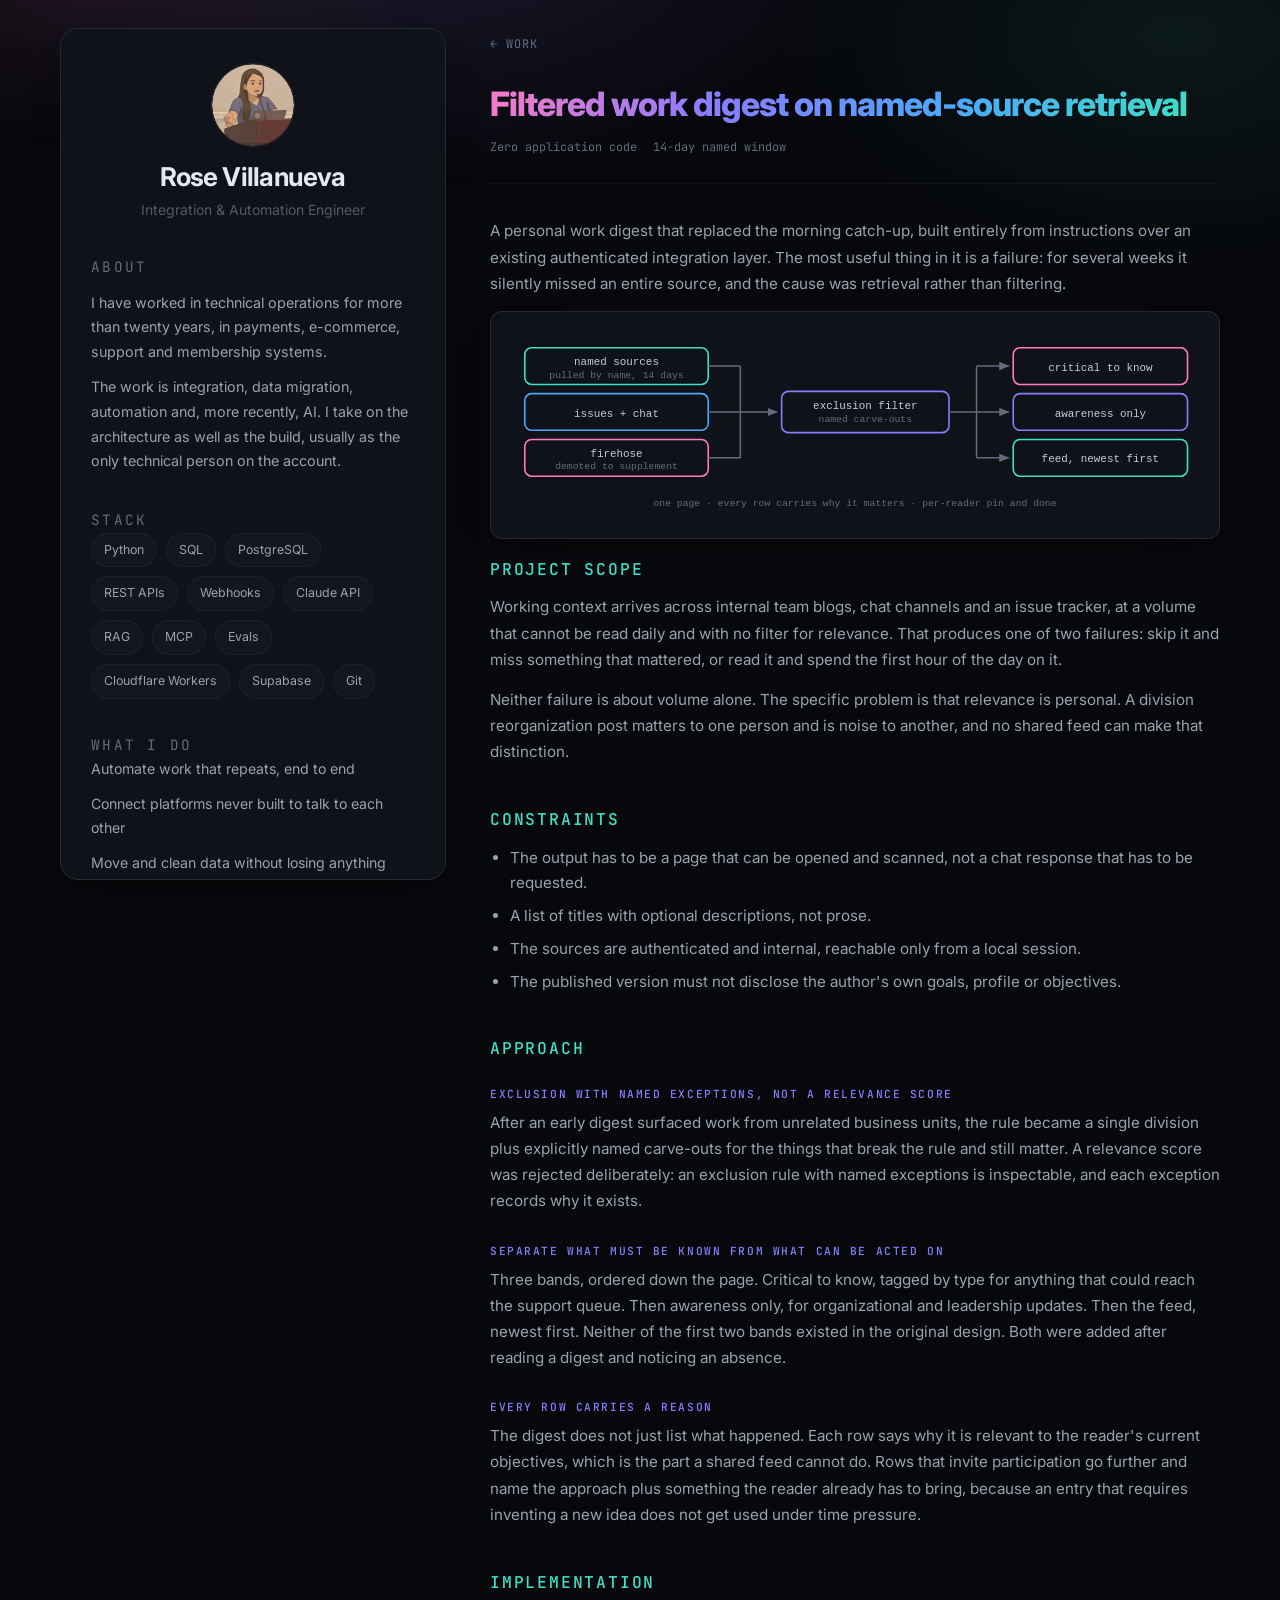
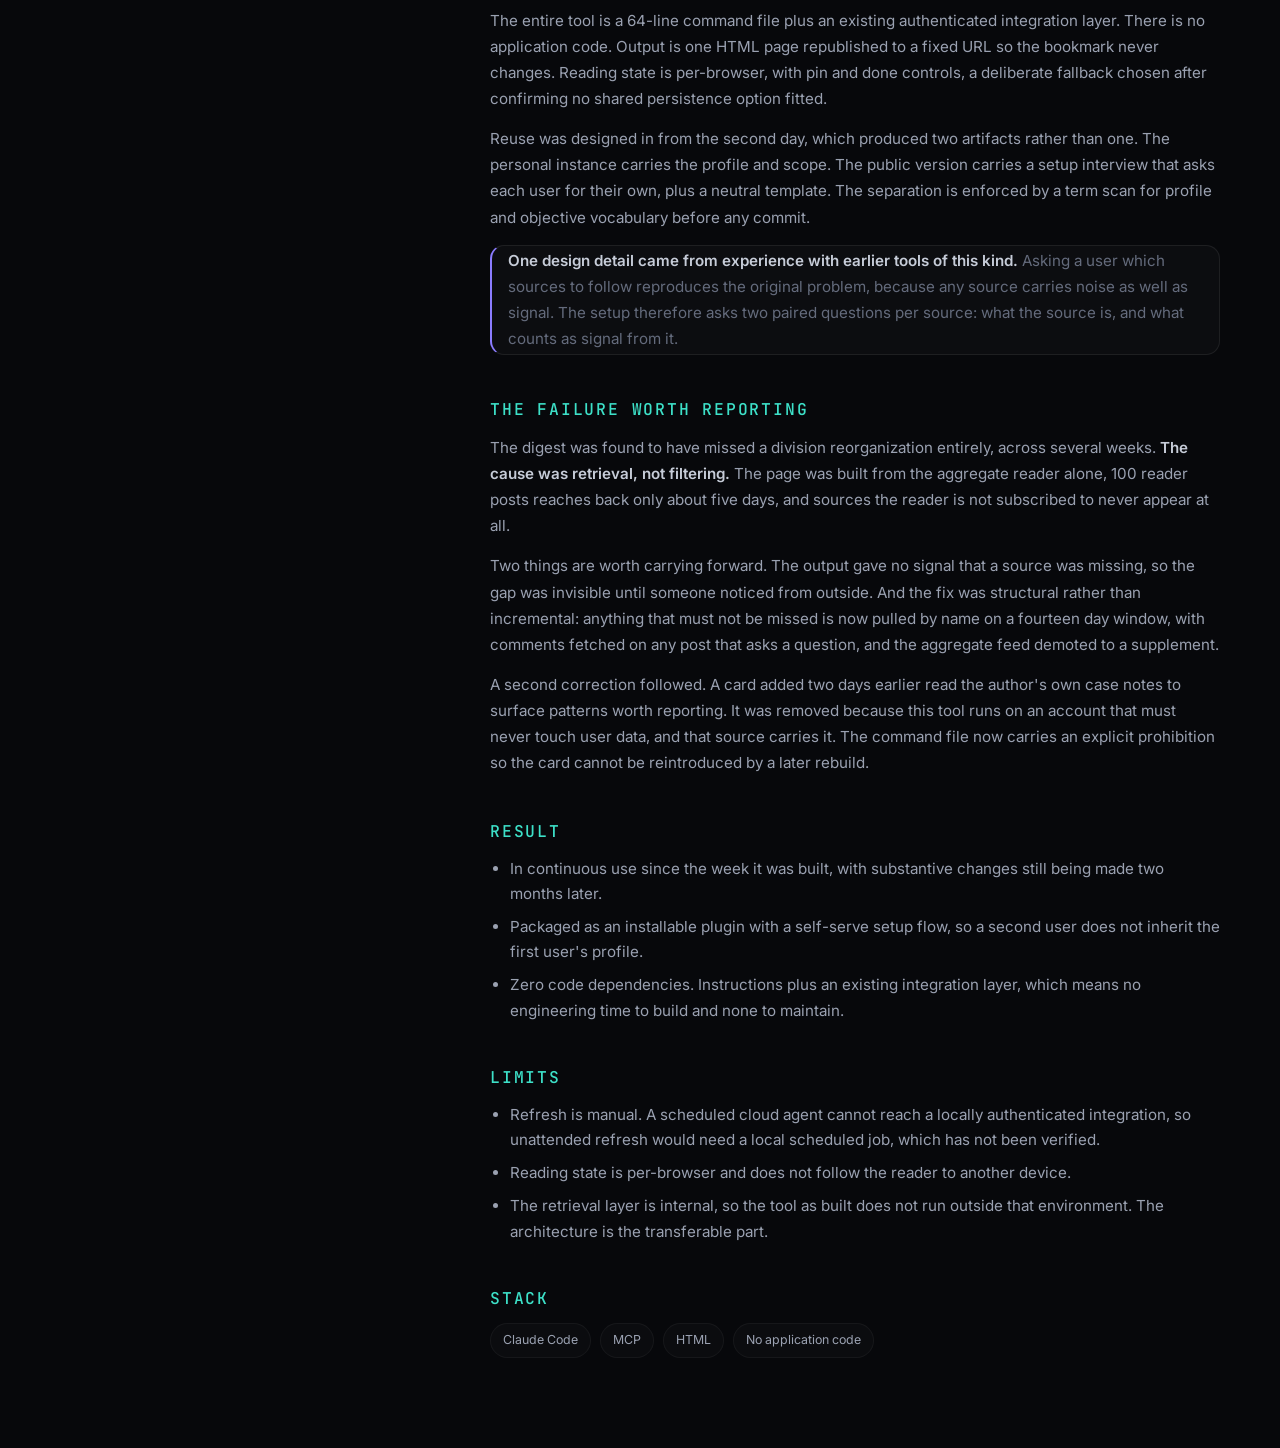
<file: work-digest.html>
<!DOCTYPE html>
<html lang="en">
<head>
<meta charset="utf-8">
<meta name="viewport" content="width=device-width, initial-scale=1">
<title>Filtered work digest on named-source retrieval, Rose Villanueva</title>
<meta name="description" content="A personal digest that replaced the morning catch-up, built with no application code. Its most useful lesson came from a retrieval failure that silently hid a source for weeks.">
<link rel="preconnect" href="https://fonts.googleapis.com">
<link rel="preconnect" href="https://fonts.gstatic.com" crossorigin>
<link href="https://fonts.googleapis.com/css2?family=Inter:wght@400;500;600;700;800&family=JetBrains+Mono:wght@400;500&display=swap" rel="stylesheet">
<link rel="stylesheet" href="styles.css?v=aa6f0bf4">
</head>
<body>
<div class="layout">
  <aside class="aside">
    <div class="avatar"><img src="avatar.png" alt="Rose Villanueva speaking at a conference"></div>
    <a class="side-name" href="index.html">Rose Villanueva</a>
    <p class="side-sub">Integration &amp; Automation Engineer</p>

    <div class="side-block">
      <p class="side-label">About</p>
      <p>
        I have worked in technical operations for more than twenty years, in payments,
        e-commerce, support and membership systems.
      </p>
      <p>
        The work is integration, data migration, automation and, more recently, AI. I take on
        the architecture as well as the build, usually as the only technical person on the
        account.
      </p>
    </div>

    <div class="side-block">
      <p class="side-label">Stack</p>
      <div class="chips">
        <span class="chip">Python</span>
        <span class="chip">SQL</span>
        <span class="chip">PostgreSQL</span>
        <span class="chip">REST APIs</span>
        <span class="chip">Webhooks</span>
        <span class="chip">Claude API</span>
        <span class="chip">RAG</span>
        <span class="chip">MCP</span>
        <span class="chip">Evals</span>
        <span class="chip">Cloudflare Workers</span>
        <span class="chip">Supabase</span>
        <span class="chip">Git</span>
      </div>
    </div>

    <div class="side-block">
      <p class="side-label">What I do</p>
      <ul class="side-rows">
        <li>Automate work that repeats, end to end</li>
        <li>Connect platforms never built to talk to each other</li>
        <li>Move and clean data without losing anything</li>
        <li>Design LLM agents, RAG retrieval and the instruction sets behind them</li>
        <li>Apply instructional design to systems people have to learn</li>
        <li>Document systems so a team can run them without me</li>
      </ul>
    </div>

    <div class="side-block">
      <p class="side-label">What I build</p>
      <ul class="side-rows">
        <li>LLM agents, MCP servers, skills and RAG retrieval layers</li>
        <li>Data pipelines and scheduled jobs</li>
        <li>Courses and the platforms that deliver them</li>
        <li>Directory and membership platforms</li>
        <li>Approval and review workflows</li>
        <li>Email lifecycle and outreach automation</li>
        <li>Internal tools and admin sites</li>
      </ul>
    </div>

    <div class="side-block">
      <p class="side-label">Contact</p>
      <ul class="side-rows">
        <li><a href="https://github.com/rosevillanuevadev">github.com/rosevillanuevadev</a></li>
      </ul>
    </div>

    <div class="side-block">
      <p class="side-label">Speaking</p>
      <ul class="side-rows speaking">
        <li>Support Driven Expo <span>Chicago</span></li>
        <li>WordCamp Vienna <span>Austria</span></li>
        <li>WooCommerce Workshop <span>Singapore</span></li>
      </ul>
    </div>
  </aside>
  <main class="main-col paper">
    <a href="index.html" class="crumb">&larr; Work</a>
    <h1 class="paper-title">Filtered work digest on named-source retrieval</h1>
    <div class="paper-meta"><span>Zero application code</span><span>14-day named window</span></div>
    <p>
      A personal work digest that replaced the morning catch-up, built entirely from
      instructions over an existing authenticated integration layer. The most useful thing in it
      is a failure: for several weeks it silently missed an entire source, and the cause was
      retrieval rather than filtering.
    </p>
    <figure class="fig"><svg viewBox="0 0 600 164" role="img" aria-label="Named sources on a fixed window, plus issues and chat, with the aggregate firehose demoted to a supplement. All pass through an exclusion filter with named carve-outs, then split into three ordered bands on one page."><defs><marker id="b1" viewBox="0 0 10 8" refX="9" refY="4" markerWidth="7" markerHeight="6" orient="auto"><polygon points="0,0 10,4 0,8" fill="var(--text-dim)"/></marker></defs><g font-family="ui-monospace,SFMono-Regular,Menlo,monospace" font-size="9.5" text-anchor="middle"><rect x="12" y="12" width="160" height="32" rx="6" fill="none" stroke="var(--teal)" stroke-width="1.4"/><text x="92" y="27" fill="var(--text-strong)">named sources</text><text x="92" y="38" fill="var(--text-dim)" font-size="8.5">pulled by name, 14 days</text><rect x="12" y="52" width="160" height="32" rx="6" fill="none" stroke="var(--blue)" stroke-width="1.4"/><text x="92" y="72" fill="var(--text-strong)">issues + chat</text><rect x="12" y="92" width="160" height="32" rx="6" fill="none" stroke="var(--pink)" stroke-width="1.4"/><text x="92" y="107" fill="var(--text-strong)">firehose</text><text x="92" y="118" fill="var(--text-dim)" font-size="8.5">demoted to supplement</text><path d="M172 28 H200" fill="none" stroke="var(--text-dim)" stroke-width="1.3"/><path d="M172 68 H200" fill="none" stroke="var(--text-dim)" stroke-width="1.3"/><path d="M172 108 H200" fill="none" stroke="var(--text-dim)" stroke-width="1.3"/><path d="M200 28 V108" fill="none" stroke="var(--text-dim)" stroke-width="1.3"/><path d="M200 68 H232" fill="none" stroke="var(--text-dim)" stroke-width="1.3" marker-end="url(#b1)"/><rect x="236" y="50" width="146" height="36" rx="6" fill="none" stroke="var(--violet)" stroke-width="1.4"/><text x="309" y="65" fill="var(--text-strong)">exclusion filter</text><text x="309" y="77" fill="var(--text-dim)" font-size="8.5">named carve-outs</text><path d="M382 68 H406" fill="none" stroke="var(--text-dim)" stroke-width="1.3"/><path d="M406 28 V108" fill="none" stroke="var(--text-dim)" stroke-width="1.3"/><path d="M406 28 H434" fill="none" stroke="var(--text-dim)" stroke-width="1.3" marker-end="url(#b1)"/><path d="M406 68 H434" fill="none" stroke="var(--text-dim)" stroke-width="1.3" marker-end="url(#b1)"/><path d="M406 108 H434" fill="none" stroke="var(--text-dim)" stroke-width="1.3" marker-end="url(#b1)"/><rect x="438" y="12" width="152" height="32" rx="6" fill="none" stroke="var(--pink)" stroke-width="1.4"/><text x="514" y="32" fill="var(--text-strong)">critical to know</text><rect x="438" y="52" width="152" height="32" rx="6" fill="none" stroke="var(--violet)" stroke-width="1.4"/><text x="514" y="72" fill="var(--text-strong)">awareness only</text><rect x="438" y="92" width="152" height="32" rx="6" fill="none" stroke="var(--teal)" stroke-width="1.4"/><text x="514" y="112" fill="var(--text-strong)">feed, newest first</text><text x="300" y="150" fill="var(--text-dim)" font-size="8.5">one page &#183; every row carries why it matters &#183; per-reader pin and done</text></g></svg></figure>
    <h2>Project scope</h2>
    <p>
      Working context arrives across internal team blogs, chat channels and an issue tracker, at
      a volume that cannot be read daily and with no filter for relevance. That produces one of
      two failures: skip it and miss something that mattered, or read it and spend the first
      hour of the day on it.
    </p>
    <p>
      Neither failure is about volume alone. The specific problem is that relevance is personal.
      A division reorganization post matters to one person and is noise to another, and no shared
      feed can make that distinction.
    </p>
    <h2>Constraints</h2>
    <ul>
      <li>The output has to be a page that can be opened and scanned, not a chat response that has to be requested.</li>
      <li>A list of titles with optional descriptions, not prose.</li>
      <li>The sources are authenticated and internal, reachable only from a local session.</li>
      <li>The published version must not disclose the author's own goals, profile or objectives.</li>
    </ul>
    <h2>Approach</h2>
    <h3>Exclusion with named exceptions, not a relevance score</h3>
    <p>
      After an early digest surfaced work from unrelated business units, the rule became a single
      division plus explicitly named carve-outs for the things that break the rule and still
      matter. A relevance score was rejected deliberately: an exclusion rule with named
      exceptions is inspectable, and each exception records why it exists.
    </p>
    <h3>Separate what must be known from what can be acted on</h3>
    <p>
      Three bands, ordered down the page. Critical to know, tagged by type for anything that
      could reach the support queue. Then awareness only, for organizational and leadership
      updates. Then the feed, newest first. Neither of the first two bands existed in the
      original design. Both were added after reading a digest and noticing an absence.
    </p>
    <h3>Every row carries a reason</h3>
    <p>
      The digest does not just list what happened. Each row says why it is relevant to the
      reader's current objectives, which is the part a shared feed cannot do. Rows that invite
      participation go further and name the approach plus something the reader already has to
      bring, because an entry that requires inventing a new idea does not get used under time
      pressure.
    </p>
    <h2>Implementation</h2>
    <p>
      The entire tool is a 64-line command file plus an existing authenticated integration layer.
      There is no application code. Output is one HTML page republished to a fixed URL so the
      bookmark never changes. Reading state is per-browser, with pin and done controls, a
      deliberate fallback chosen after confirming no shared persistence option fitted.
    </p>
    <p>
      Reuse was designed in from the second day, which produced two artifacts rather than one.
      The personal instance carries the profile and scope. The public version carries a setup
      interview that asks each user for their own, plus a neutral template. The separation is
      enforced by a term scan for profile and objective vocabulary before any commit.
    </p>
    <p class="note">
      <strong>One design detail came from experience with earlier tools of this kind.</strong>
      Asking a user which sources to follow reproduces the original problem, because any source
      carries noise as well as signal. The setup therefore asks two paired questions per source:
      what the source is, and what counts as signal from it.
    </p>
    <h2>The failure worth reporting</h2>
    <p>
      The digest was found to have missed a division reorganization entirely, across several
      weeks. <strong>The cause was retrieval, not filtering.</strong> The page was built from the
      aggregate reader alone, 100 reader posts reaches back only about five days, and sources the
      reader is not subscribed to never appear at all.
    </p>
    <p>
      Two things are worth carrying forward. The output gave no signal that a source was missing,
      so the gap was invisible until someone noticed from outside. And the fix was structural
      rather than incremental: anything that must not be missed is now pulled by name on a
      fourteen day window, with comments fetched on any post that asks a question, and the
      aggregate feed demoted to a supplement.
    </p>
    <p>
      A second correction followed. A card added two days earlier read the author's own case notes
      to surface patterns worth reporting. It was removed because this tool runs on an account
      that must never touch user data, and that source carries it. The command file now carries an
      explicit prohibition so the card cannot be reintroduced by a later rebuild.
    </p>
    <h2>Result</h2>
    <ul>
      <li>In continuous use since the week it was built, with substantive changes still being made two months later.</li>
      <li>Packaged as an installable plugin with a self-serve setup flow, so a second user does not inherit the first user's profile.</li>
      <li>Zero code dependencies. Instructions plus an existing integration layer, which means no engineering time to build and none to maintain.</li>
    </ul>
    <h2>Limits</h2>
    <ul>
      <li>Refresh is manual. A scheduled cloud agent cannot reach a locally authenticated integration, so unattended refresh would need a local scheduled job, which has not been verified.</li>
      <li>Reading state is per-browser and does not follow the reader to another device.</li>
      <li>The retrieval layer is internal, so the tool as built does not run outside that environment. The architecture is the transferable part.</li>
    </ul>
    <h2>Stack</h2>
    <div class="chips"><span class="chip">Claude Code</span><span class="chip">MCP</span><span class="chip">HTML</span><span class="chip">No application code</span></div>

  </main>
</div>
</body>
</html>
</file>
<file: styles.css>
/* ---------------------------------------------------------------
   Rose Villanueva, case studies
   Dark, large display type, gradient headings, gray body.
   --------------------------------------------------------------- */

:root {
  --bg:          #07080B;
  --bg-raised:   #0C0E14;
  --bg-card:     rgba(255, 255, 255, 0.022);

  --text:        #9AA1B1;   /* body, deliberately not white */
  --text-strong: #DFE3EC;
  --text-dim:    #646B7C;

  --line:        rgba(255, 255, 255, 0.075);
  --line-soft:   rgba(255, 255, 255, 0.045);

  --pink:        #FF7CC3;
  --violet:      #8B7CFF;
  --blue:        #4DA6FF;
  --teal:        #3DE0C8;

  --grad:        linear-gradient(120deg, #FF7CC3 0%, #8B7CFF 32%, #4DA6FF 66%, #3DE0C8 100%);
  --grad-soft:   linear-gradient(120deg, #FF7CC3 0%, #8B7CFF 100%);

  --sans: "Inter", -apple-system, BlinkMacSystemFont, "Segoe UI", Helvetica, Arial, sans-serif;
  --mono: "JetBrains Mono", ui-monospace, SFMono-Regular, Menlo, Consolas, monospace;

  --shell: 1080px;
  --gut: 28px;
}

* { box-sizing: border-box; }

html { scroll-behavior: smooth; }

body {
  margin: 0;
  background: var(--bg);
  color: var(--text);
  font-family: var(--sans);
  font-size: 17px;
  line-height: 1.68;
  -webkit-font-smoothing: antialiased;
  text-rendering: optimizeLegibility;
  overflow-x: hidden;
}

/* ambient glow, very subtle */
body::before {
  content: "";
  position: fixed;
  inset: 0;
  pointer-events: none;
  z-index: 0;
  background:
    radial-gradient(700px 400px at 4% -10%, rgba(255, 124, 195, 0.11), transparent 60%),
    radial-gradient(760px 420px at 34% -8%, rgba(139, 124, 255, 0.13), transparent 62%),
    radial-gradient(680px 400px at 92% 4%, rgba(61, 224, 200, 0.075), transparent 60%);
}

.shell {
  position: relative;
  z-index: 1;
  max-width: var(--shell);
  margin: 0 auto;
  padding: 0 var(--gut);
}

/* ---------- type ---------- */

h1, h2, h3, h4 {
  color: var(--text-strong);
  font-weight: 700;
  letter-spacing: -0.03em;
  line-height: 1.08;
  margin: 0;
}

h1 { font-size: clamp(2.9rem, 7.2vw, 5.1rem); font-weight: 800; letter-spacing: -0.045em; }
h2 { font-size: clamp(2rem, 4.2vw, 3rem); }
h3 { font-size: clamp(1.35rem, 2.4vw, 1.75rem); letter-spacing: -0.025em; }
h4 { font-size: 1rem; letter-spacing: -0.01em; }

.grad {
  background: var(--grad);
  -webkit-background-clip: text;
  background-clip: text;
  color: transparent;
  -webkit-text-fill-color: transparent;
}

p { margin: 0 0 1.15rem; }
p:last-child { margin-bottom: 0; }

a { color: var(--text-strong); text-decoration: none; }

.lede {
  font-size: clamp(1.1rem, 2vw, 1.34rem);
  line-height: 1.6;
  color: var(--text);
  max-width: 62ch;
}

.eyebrow {
  font-family: var(--mono);
  font-size: 0.7rem;
  letter-spacing: 0.19em;
  text-transform: uppercase;
  color: var(--text-dim);
  margin: 0 0 1.1rem;
}

.mono { font-family: var(--mono); font-size: 0.86em; }

code {
  font-family: var(--mono);
  font-size: 0.855em;
  color: #BFC6D6;
  background: rgba(255, 255, 255, 0.05);
  border: 1px solid var(--line-soft);
  border-radius: 5px;
  padding: 0.1em 0.42em;
  white-space: nowrap;
}

/* ---------- nav ---------- */

.nav {
  position: sticky;
  top: 0;
  z-index: 40;
  backdrop-filter: blur(14px);
  -webkit-backdrop-filter: blur(14px);
  background: rgba(7, 8, 11, 0.76);
  border-bottom: 1px solid var(--line-soft);
}

.nav-in {
  max-width: var(--shell);
  margin: 0 auto;
  padding: 16px var(--gut);
  display: flex;
  align-items: center;
  justify-content: space-between;
  gap: 20px;
}

.nav-mark {
  font-weight: 700;
  font-size: 0.95rem;
  letter-spacing: -0.02em;
  color: var(--text-strong);
}

.nav-links {
  display: flex;
  gap: 26px;
  font-size: 0.9rem;
}

.nav-links a {
  color: var(--text-dim);
  transition: color 0.18s ease;
}

.nav-links a:hover,
.nav-links a[aria-current="page"] { color: var(--text-strong); }

/* ---------- hero ---------- */

.hero { padding: clamp(84px, 13vw, 156px) 0 clamp(56px, 8vw, 92px); }

.hero h1 { margin-bottom: 28px; max-width: 16ch; }

.hero .lede { margin-bottom: 36px; }

.tags {
  display: flex;
  flex-wrap: wrap;
  gap: 8px;
}

.tag {
  font-family: var(--mono);
  font-size: 0.72rem;
  letter-spacing: 0.06em;
  color: var(--text-dim);
  border: 1px solid var(--line);
  border-radius: 999px;
  padding: 6px 13px;
}

/* ---------- sections ---------- */

section { padding: clamp(56px, 8vw, 96px) 0; }

.rule { height: 1px; background: var(--line-soft); border: 0; margin: 0; }

.sec-head { margin-bottom: 46px; max-width: 64ch; }
.sec-head h2 { margin-bottom: 16px; }

/* ---------- cards ---------- */

.grid {
  display: grid;
  gap: 18px;
  grid-template-columns: repeat(auto-fit, minmax(290px, 1fr));
}

.card {
  display: block;
  background: var(--bg-card);
  border: 1px solid var(--line);
  border-radius: 16px;
  padding: 30px 28px 32px;
  transition: border-color 0.2s ease, background 0.2s ease, transform 0.2s ease;
}

a.card:hover {
  border-color: rgba(139, 124, 255, 0.42);
  background: rgba(255, 255, 255, 0.038);
  transform: translateY(-2px);
}

.card h3 { margin-bottom: 12px; }
.card p { font-size: 0.97rem; }

.card-meta {
  font-family: var(--mono);
  font-size: 0.7rem;
  letter-spacing: 0.13em;
  text-transform: uppercase;
  color: var(--text-dim);
  margin-bottom: 14px;
}

.card-go {
  display: inline-block;
  margin-top: 18px;
  font-size: 0.87rem;
  font-weight: 600;
  background: var(--grad-soft);
  -webkit-background-clip: text;
  background-clip: text;
  color: transparent;
  -webkit-text-fill-color: transparent;
}

.card.soon { opacity: 0.55; }
.card.soon:hover { transform: none; }

/* ---------- capability columns ---------- */

.cap-grid {
  display: grid;
  gap: 40px 46px;
  grid-template-columns: repeat(auto-fit, minmax(258px, 1fr));
}

.cap h4 {
  font-size: 1.06rem;
  font-weight: 700;
  letter-spacing: -0.02em;
  margin-bottom: 12px;
  padding-top: 15px;
  border-top: 1px solid transparent;
  border-image: var(--grad) 1;
  border-image-slice: 1;
  border-width: 1px 0 0 0;
  border-style: solid;
}

.cap p { font-size: 0.97rem; margin: 0; }

/* ---------- stack ---------- */

.stack-grid {
  display: grid;
  gap: 36px 46px;
  grid-template-columns: repeat(auto-fit, minmax(210px, 1fr));
}

.stack-col h4 {
  font-family: var(--mono);
  font-size: 0.71rem;
  font-weight: 500;
  letter-spacing: 0.17em;
  text-transform: uppercase;
  color: var(--violet);
  margin-bottom: 16px;
}

.stack-col ul {
  list-style: none;
  margin: 0;
  padding: 0;
  font-size: 0.97rem;
}

.stack-col li {
  padding: 9px 0;
  border-top: 1px solid var(--line-soft);
}

.stack-col li:first-child { border-top: 0; padding-top: 0; }

/* ---------- contact ---------- */

.contact-link {
  font-size: clamp(1.25rem, 3vw, 1.9rem);
  font-weight: 700;
  letter-spacing: -0.03em;
  background: var(--grad);
  -webkit-background-clip: text;
  background-clip: text;
  color: transparent;
  -webkit-text-fill-color: transparent;
}

/* ---------- numbers ---------- */

.stats {
  display: grid;
  gap: 1px;
  grid-template-columns: repeat(auto-fit, minmax(160px, 1fr));
  background: var(--line-soft);
  border: 1px solid var(--line);
  border-radius: 16px;
  overflow: hidden;
}

.stat { background: var(--bg); padding: 28px 24px; }

.stat b {
  display: block;
  font-size: clamp(1.9rem, 3.6vw, 2.5rem);
  font-weight: 800;
  letter-spacing: -0.04em;
  line-height: 1;
  margin-bottom: 9px;
  background: var(--grad);
  -webkit-background-clip: text;
  background-clip: text;
  color: transparent;
  -webkit-text-fill-color: transparent;
}

.stat span {
  font-family: var(--mono);
  font-size: 0.72rem;
  letter-spacing: 0.1em;
  text-transform: uppercase;
  color: var(--text-dim);
}

/* ---------- document entries ---------- */

.doc {
  border-top: 1px solid var(--line);
  padding: clamp(44px, 6vw, 68px) 0;
}

.doc:first-of-type { border-top: 0; padding-top: 0; }

.doc-head {
  display: flex;
  align-items: baseline;
  gap: 16px;
  flex-wrap: wrap;
  margin-bottom: 10px;
}

.doc-num {
  font-family: var(--mono);
  font-size: 0.78rem;
  letter-spacing: 0.1em;
  color: var(--violet);
}

.doc-date {
  font-family: var(--mono);
  font-size: 0.75rem;
  letter-spacing: 0.08em;
  text-transform: uppercase;
  color: var(--text-dim);
}

.doc > h3 { margin-bottom: 20px; }

.doc-sub {
  font-size: 1.05rem;
  color: var(--text);
  max-width: 66ch;
  margin-bottom: 34px;
}

.qa {
  display: grid;
  gap: 1px;
  background: var(--line-soft);
  border: 1px solid var(--line);
  border-radius: 16px;
  overflow: hidden;
}

.qa > div { background: var(--bg); padding: 26px 26px 28px; }

.qa h4 {
  font-family: var(--mono);
  font-size: 0.71rem;
  font-weight: 500;
  letter-spacing: 0.17em;
  text-transform: uppercase;
  color: var(--violet);
  margin-bottom: 13px;
}

.qa p { font-size: 0.98rem; }

.qa ul {
  margin: 0;
  padding-left: 1.05rem;
  font-size: 0.98rem;
}

.qa li { margin-bottom: 0.5rem; }
.qa li:last-child { margin-bottom: 0; }

@media (min-width: 860px) {
  .qa { grid-template-columns: 1fr 1fr; }
}

/* ---------- pull quote ---------- */

.pull {
  border-left: 2px solid transparent;
  border-image: var(--grad) 1;
  padding: 4px 0 4px 26px;
  margin: 40px 0;
  font-size: clamp(1.15rem, 2.2vw, 1.5rem);
  line-height: 1.48;
  letter-spacing: -0.02em;
  color: var(--text-strong);
  font-weight: 600;
  max-width: 58ch;
}

/* ---------- callout ---------- */

.note {
  border: 1px solid var(--line);
  border-radius: 14px;
  background: var(--bg-card);
  padding: 24px 26px;
  font-size: 0.95rem;
}

.note strong { color: var(--text-strong); }

/* ---------- footer ---------- */

footer {
  border-top: 1px solid var(--line-soft);
  padding: 52px 0 72px;
  font-size: 0.9rem;
  color: var(--text-dim);
}

.foot-in {
  display: flex;
  justify-content: space-between;
  gap: 20px;
  flex-wrap: wrap;
  align-items: center;
}

footer a { color: var(--text); }
footer a:hover { color: var(--text-strong); }

/* ---------- misc ---------- */

.back {
  display: inline-block;
  font-family: var(--mono);
  font-size: 0.78rem;
  letter-spacing: 0.1em;
  text-transform: uppercase;
  color: var(--text-dim);
  margin-bottom: 26px;
}

.back:hover { color: var(--text-strong); }

@media (prefers-reduced-motion: reduce) {
  * { transition: none !important; scroll-behavior: auto !important; }
}

/* ============================================================
   TWO COLUMN RESUME LAYOUT
   ============================================================ */

.layout {
  max-width: 1240px;
  margin: 0 auto;
  padding: 28px clamp(18px, 4vw, 40px) 90px;
  display: grid;
  gap: 28px;
  grid-template-columns: 1fr;
  align-items: start;
}
@media (min-width: 940px) {
  .layout { grid-template-columns: 340px 1fr; gap: 40px; }
  .aside { position: sticky; top: 28px; }
}

/* ---------- sidebar ---------- */
.aside {
  background: rgba(255,255,255,0.022);
  border: 1px solid var(--line-soft);
  border-radius: 18px;
  padding: 30px 26px 26px;
}
.avatar {
  width: 74px; height: 74px; border-radius: 50%;
  display: grid; place-items: center;
  background: var(--grad);
  color: #0a0b0f; font-weight: 800; font-size: 1.5rem;
  letter-spacing: -0.02em; margin-bottom: 18px;
}
.side-name {
  font-size: 1.5rem; font-weight: 800; letter-spacing: -0.03em;
  color: var(--text-strong); line-height: 1.15; margin: 0 0 4px;
}
.side-sub { font-size: 0.88rem; color: var(--text-dim); margin: 0 0 26px; }
.side-label {
  font-family: var(--mono); font-size: 0.68rem; letter-spacing: 0.14em;
  text-transform: uppercase; color: var(--text-dim);
  margin: 0 0 12px;
}
.side-block { margin-bottom: 26px; }
.side-block:last-child { margin-bottom: 0; }
.side-block p { font-size: 0.93rem; margin: 0; }
.side-rows { list-style: none; margin: 0; padding: 0; }
.side-rows li { margin-bottom: 9px; font-size: 0.9rem; }
.side-rows li:last-child { margin-bottom: 0; }
.side-rows a { color: var(--text); text-decoration: none; border-bottom: 1px solid transparent; }
.side-rows a:hover { color: var(--text-strong); border-bottom-color: var(--violet); }

.chips { display: flex; flex-wrap: wrap; gap: 7px; }
.chip {
  font-size: 0.79rem; padding: 5px 11px; border-radius: 999px;
  border: 1px solid var(--line-soft); color: var(--text);
  background: rgba(255,255,255,0.02); white-space: nowrap;
}

/* ---------- main column ---------- */
.main-col > section { padding: 0; margin-bottom: 46px; }
.main-col > section:last-child { margin-bottom: 0; }
.main-col .side-label { margin-bottom: 18px; }
.intro-body p { margin: 0 0 14px; }
.intro-body p:last-child { margin-bottom: 0; }

/* project grid */
.proj-grid {
  display: grid; gap: 18px;
  grid-template-columns: repeat(auto-fit, minmax(258px, 1fr));
}
.proj {
  border: 1px solid var(--line-soft); border-radius: 16px;
  overflow: hidden; background: rgba(255,255,255,0.018);
  text-decoration: none; color: inherit; display: block;
  transition: transform 0.16s ease, border-color 0.16s ease;
}
a.proj:hover { transform: translateY(-2px); border-color: rgba(255,255,255,0.14); }
.proj-cover { height: 118px; }
.cover-a { background: linear-gradient(135deg, #FF7CC3, #8B7CFF 55%, #4DA6FF); }
.cover-b { background: linear-gradient(135deg, #8B7CFF, #4DA6FF 55%, #3DE0C8); }
.cover-c { background: linear-gradient(135deg, #3DE0C8, #4DA6FF 55%, #FF7CC3); }
.cover-d { background: linear-gradient(135deg, #4DA6FF, #FF7CC3 60%, #8B7CFF); }
.proj-body { padding: 16px 18px 18px; }
.proj-body h3 { font-size: 1.02rem; margin: 0 0 8px; letter-spacing: -0.015em; }
.proj-body p { font-size: 0.91rem; margin: 10px 0 0; }

.meta-row {
  display: flex; flex-wrap: wrap; gap: 6px 14px;
  font-family: var(--mono); font-size: 0.72rem;
  color: var(--text-dim); letter-spacing: 0.02em;
}

/* experience entries */
.entry {
  border: 1px solid var(--line-soft); border-radius: 16px;
  background: rgba(255,255,255,0.018);
  padding: 20px 22px 22px; margin-bottom: 14px;
}
.entry:last-child { margin-bottom: 0; }
.entry h3 { font-size: 1.04rem; margin: 0 0 8px; letter-spacing: -0.015em; }
.entry p { font-size: 0.93rem; margin: 12px 0 0; }
.entry-link {
  display: inline-block; margin-top: 12px;
  font-family: var(--mono); font-size: 0.74rem; letter-spacing: 0.06em;
  text-transform: uppercase; color: var(--violet); text-decoration: none;
}
.entry-link:hover { color: var(--text-strong); }

/* ============================================================
   TECHNICAL PAPER PAGES
   ============================================================ */

.paper { max-width: 74ch; }
.crumb {
  display: inline-block; margin-bottom: 30px;
  font-family: var(--mono); font-size: 0.74rem; letter-spacing: 0.08em;
  text-transform: uppercase; color: var(--text-dim); text-decoration: none;
}
.crumb:hover { color: var(--text-strong); }

.paper-title {
  font-size: clamp(1.6rem, 3.4vw, 2.1rem); font-weight: 800;
  letter-spacing: -0.03em; line-height: 1.15;
  color: var(--text-strong); margin: 0 0 14px;
}
.paper-meta {
  display: flex; flex-wrap: wrap; gap: 6px 16px;
  font-family: var(--mono); font-size: 0.74rem; color: var(--text-dim);
  padding-bottom: 26px; margin-bottom: 34px;
  border-bottom: 1px solid var(--line-soft);
}

.paper h2 {
  font-family: var(--mono); font-size: 0.76rem; font-weight: 500;
  letter-spacing: 0.15em; text-transform: uppercase;
  color: var(--violet); margin: 40px 0 14px;
}
.paper h2:first-of-type { margin-top: 0; }
.paper h3 {
  font-size: 1rem; font-weight: 700; letter-spacing: -0.01em;
  color: var(--text-strong); margin: 26px 0 8px;
}
.paper p { margin: 0 0 14px; font-size: 0.95rem; line-height: 1.72; }
.paper p:last-child { margin-bottom: 0; }
.paper ul, .paper ol { margin: 0 0 16px; padding-left: 20px; }
.paper li { margin-bottom: 8px; font-size: 0.95rem; line-height: 1.65; }
.paper li:last-child { margin-bottom: 0; }
.paper strong { color: var(--text-strong); font-weight: 600; }

.paper table {
  width: 100%; border-collapse: collapse; margin: 0 0 18px;
  font-size: 0.89rem;
}
.paper th {
  text-align: left; font-family: var(--mono); font-size: 0.7rem;
  letter-spacing: 0.1em; text-transform: uppercase; color: var(--text-dim);
  font-weight: 500; padding: 0 14px 9px 0;
  border-bottom: 1px solid var(--line-soft);
}
.paper td {
  padding: 10px 14px 10px 0; vertical-align: top;
  border-bottom: 1px solid rgba(255,255,255,0.045);
}
.paper td:first-child { color: var(--text-strong); white-space: nowrap; }

.paper pre {
  background: rgba(255,255,255,0.028); border: 1px solid var(--line-soft);
  border-radius: 10px; padding: 16px 18px; overflow-x: auto;
  margin: 0 0 18px; font-family: var(--mono); font-size: 0.82rem;
  line-height: 1.6; color: var(--text);
}
.paper code {
  font-family: var(--mono); font-size: 0.88em;
  background: rgba(255,255,255,0.05); padding: 1px 5px; border-radius: 4px;
  color: var(--text-strong);
}
.paper pre code { background: none; padding: 0; }

.note {
  border-left: 2px solid var(--violet);
  padding: 2px 0 2px 16px; margin: 0 0 18px;
  color: var(--text-dim); font-size: 0.92rem;
}

/* ---------- diagrams ---------- */
.fig {
  margin: 4px 0 22px;
  border: 1px solid var(--line-soft);
  border-radius: 12px;
  background: rgba(255,255,255,0.018);
  padding: 22px 20px 16px;
}
.fig-scroll { overflow-x: auto; }
.fig svg { display: block; width: 100%; height: auto; }
.fig.wide svg { min-width: 900px; }
.fig figcaption {
  margin-top: 16px; padding-top: 14px;
  border-top: 1px solid var(--line-soft);
  font-size: 0.87rem; color: var(--text-dim); line-height: 1.6;
}
.fig-key {
  display: flex; flex-wrap: wrap; gap: 8px 18px; margin-top: 14px;
  font-family: var(--mono); font-size: 0.68rem; letter-spacing: 0.08em;
  text-transform: uppercase; color: var(--text-dim);
}
.fig-key span { display: inline-flex; align-items: center; gap: 7px; }
.fig-key i { width: 18px; height: 10px; border-radius: 2px; display: block; }

/* ============================================================
   GRADIENT TITLES, MUTED NAME
   ============================================================ */

/* every bold title takes the gradient instead of near-white */
.paper-title,
.paper h3,
.proj-body h3,
.entry h3 {
  background: var(--grad);
  -webkit-background-clip: text;
  background-clip: text;
  color: transparent;
  -webkit-text-fill-color: transparent;
  width: fit-content;
}

/* the gradient reads better slightly heavier at small sizes */
.paper h3,
.proj-body h3,
.entry h3 { font-weight: 700; }

/* name sits back, it is not the headline */
.side-name {
  color: var(--text-dim);
  -webkit-text-fill-color: var(--text-dim);
  font-weight: 600;
}
.side-sub { color: var(--text-dim); opacity: 0.8; }

/* soften remaining near-white so nothing is pure bright */
:root { --text-strong: #C6CCD8; }

/* ============================================================
   SINGLE COLUMN, MORE VISIBLE SURFACES
   ============================================================ */

/* never two columns of prose, anywhere */
.proj-grid { grid-template-columns: 1fr !important; gap: 22px; }
.qa        { grid-template-columns: 1fr !important; }
.cap-grid  { grid-template-columns: 1fr !important; }

/* cards read as raised panels, not hairlines on black */
.proj,
.entry,
.aside,
.fig {
  background: #101219;
  border: 1px solid rgba(255, 255, 255, 0.10);
  box-shadow: 0 1px 2px rgba(0,0,0,0.5), 0 14px 34px -22px rgba(0,0,0,0.9);
}

.proj:hover,
a.proj:hover { border-color: rgba(255, 255, 255, 0.20); }

/* full width now, so the cover is an accent band not a hero */
.proj-cover { height: 78px; }
.proj-body  { padding: 20px 24px 24px; }
.entry      { padding: 22px 24px 24px; }

/* give the paper body room, prose measure still capped */
.paper { max-width: 76ch; }

/* table and code surfaces lift too */
.paper pre { background: #0C0E14; border-color: rgba(255,255,255,0.09); }

/* ============================================================
   HEADING HIERARCHY CORRECTION
   ============================================================ */

/* section heading carries the gradient */
.paper h2 {
  background: var(--grad);
  -webkit-background-clip: text;
  background-clip: text;
  color: transparent;
  -webkit-text-fill-color: transparent;
  width: fit-content;
}

/* subheading steps down to a single solid colour */
.paper h3 {
  background: none;
  -webkit-background-clip: border-box;
  background-clip: border-box;
  color: var(--violet);
  -webkit-text-fill-color: var(--violet);
}

/* name reads off white, never pure white */
.side-name {
  color: #E4E9F0;
  -webkit-text-fill-color: #E4E9F0;
  font-weight: 700;
}

/* table columns were drifting apart at full measure */
.paper table { table-layout: fixed; }
.paper th:first-child, .paper td:first-child { width: 56%; }
.paper td:first-child { white-space: normal; }
.paper th:last-child, .paper td:last-child { padding-left: 18px; }

/* ---------- card thumbnails are schematics, not gradient bars ---------- */
.proj-cover { display: none; }
.proj-fig {
  background: #0A0C12;
  border-bottom: 1px solid rgba(255,255,255,0.08);
  padding: 18px 22px 16px;
}
.proj-fig svg { display: block; width: 100%; height: auto; }

/* ============================================================
   SIDEBAR: COMPACT, CARRIES EXPERIENCE
   ============================================================ */

@media (min-width: 940px) {
  .layout { grid-template-columns: 370px 1fr; }
  .aside { position: sticky; top: 24px; max-height: calc(100vh - 48px); overflow-y: auto; }
  .aside::-webkit-scrollbar { width: 6px; }
  .aside::-webkit-scrollbar-thumb { background: rgba(255,255,255,0.09); border-radius: 3px; }
}

.aside { padding: 26px 24px 24px; }
.avatar { width: 58px; height: 58px; font-size: 1.15rem; margin-bottom: 14px; }
.side-name { font-size: 1.24rem; line-height: 1.12; margin-bottom: 3px; }
.side-sub { font-size: 0.8rem; margin-bottom: 20px; }

.side-block { margin-bottom: 20px; }
.side-label { font-size: 0.64rem; margin-bottom: 9px; }
.side-block p { font-size: 0.855rem; line-height: 1.58; }
.side-rows li { font-size: 0.845rem; margin-bottom: 6px; }
.chip { font-size: 0.735rem; padding: 4px 9px; }
.chips { gap: 5px; }

/* experience, in the sidebar */
.xp { margin-bottom: 15px; }
.xp:last-child { margin-bottom: 0; }
.xp h4 {
  font-size: 0.875rem; font-weight: 700; margin: 0 0 3px; letter-spacing: -0.01em;
  background: var(--grad); -webkit-background-clip: text; background-clip: text;
  color: transparent; -webkit-text-fill-color: transparent; width: fit-content;
}
.xp .xp-meta {
  font-family: var(--mono); font-size: 0.66rem; color: var(--text-dim);
  letter-spacing: 0.03em; margin: 0 0 6px;
}
.xp p { font-size: 0.815rem; line-height: 1.55; margin: 0; }

/* ============================================================
   HEADING SIZE HIERARCHY
   ============================================================ */

/* section heading: the largest thing on the page after the title */
.paper h2 {
  font-family: var(--mono);
  font-size: 1.02rem;
  font-weight: 500;
  letter-spacing: 0.11em;
  text-transform: uppercase;
  margin: 46px 0 16px;
}

/* subheading: steps down clearly, violet, no longer larger than its parent */
.paper h3 {
  font-family: var(--mono);
  font-size: 0.7rem;
  font-weight: 500;
  letter-spacing: 0.14em;
  text-transform: uppercase;
  margin: 30px 0 10px;
}

/* ---------- gradient only on the page title ---------- */
.paper h2,
.paper h3 {
  background: none;
  -webkit-background-clip: border-box;
  background-clip: border-box;
}
.paper h2 { color: #E4E9F0; -webkit-text-fill-color: #E4E9F0; }
.paper h3 { color: var(--text-strong); -webkit-text-fill-color: var(--text-strong); }

/* ---------- palette colours on the subheadings ---------- */
.paper h2 { color: var(--teal);   -webkit-text-fill-color: var(--teal); }
.paper h3 { color: var(--violet); -webkit-text-fill-color: var(--violet); }

/* ---------- card and sidebar titles: off white, no gradient ---------- */
.proj-body h3,
.entry h3,
.xp h4 {
  background: none;
  -webkit-background-clip: border-box;
  background-clip: border-box;
}
.proj-body h3,
.entry h3 { color: #E4E9F0; -webkit-text-fill-color: #E4E9F0; }
.xp h4    { color: var(--text-strong); -webkit-text-fill-color: var(--text-strong); }

/* ============================================================
   SIDEBAR SPACING, ROOMIER
   ============================================================ */

.aside { padding: 34px 30px 32px; }

.avatar {
  width: 84px; height: 84px;
  font-size: 1.62rem;
  margin-bottom: 20px;
}
.side-name { font-size: 1.62rem; line-height: 1.1; margin-bottom: 6px; }
.side-sub  { font-size: 0.875rem; margin-bottom: 38px; }

.side-block { margin-bottom: 34px; }
.side-block:last-child { margin-bottom: 0; }

.side-label { font-size: 0.66rem; letter-spacing: 0.16em; margin-bottom: 15px; }

.side-block p { font-size: 0.895rem; line-height: 1.72; }

.side-rows li { font-size: 0.885rem; margin-bottom: 11px; }

.chips { gap: 9px; }
.chip  { font-size: 0.775rem; padding: 6px 12px; }

/* experience entries get room to breathe too */
.xp { margin-bottom: 26px; }
.xp h4 { font-size: 0.925rem; margin-bottom: 5px; }
.xp .xp-meta { font-size: 0.685rem; margin-bottom: 9px; }
.xp p { font-size: 0.855rem; line-height: 1.68; }

@media (min-width: 940px) {
  .layout { grid-template-columns: 386px 1fr; gap: 44px; }
}

/* ============================================================
   FEATURED vs SECONDARY
   ============================================================ */

.proj.feat .proj-body { padding: 24px 26px 26px; }
.proj.feat h3 { font-size: 1.16rem; margin-bottom: 10px; }
.proj.feat p  { font-size: 0.95rem; }
.proj.feat .proj-fig { padding: 22px 26px 18px; }
.feat-go {
  display: inline-block; margin-top: 14px;
  font-family: var(--mono); font-size: 0.72rem; letter-spacing: 0.1em;
  text-transform: uppercase; color: var(--violet);
}
.proj.feat:hover .feat-go { color: var(--teal); }

/* compact list for everything else */
.rows { border-top: 1px solid var(--line-soft); margin-top: 4px; }
.row {
  display: grid; grid-template-columns: 1fr auto; gap: 5px 22px;
  padding: 17px 2px; border-bottom: 1px solid var(--line-soft);
  text-decoration: none; transition: border-color 0.15s ease;
}
.row:hover { border-bottom-color: rgba(255,255,255,0.22); }
.row-t {
  font-size: 0.955rem; font-weight: 600; letter-spacing: -0.01em;
  color: var(--text-strong);
}
.row:hover .row-t { color: #E4E9F0; }
.row-y {
  font-family: var(--mono); font-size: 0.695rem; letter-spacing: 0.06em;
  color: var(--text-dim); white-space: nowrap; padding-top: 3px;
}
.row-d { grid-column: 1 / -1; font-size: 0.875rem; line-height: 1.6; margin: 0; }

/* ============================================================
   DRAFT MARKERS, removed once Rose confirms
   ============================================================ */
.unconf {
  border-bottom: 1px dotted var(--pink);
  cursor: help;
}
.gap {
  border: 1px dashed rgba(255,124,195,0.45);
  border-radius: 10px;
  background: rgba(255,124,195,0.05);
  padding: 14px 18px; margin: 0 0 18px;
}
.gap p { margin: 0; font-size: 0.9rem; color: var(--text); }
.gap b {
  display: block; font-family: var(--mono); font-size: 0.66rem;
  letter-spacing: 0.14em; text-transform: uppercase; color: var(--pink);
  margin-bottom: 7px; font-weight: 500;
}
.draft-flag {
  border: 1px solid rgba(255,124,195,0.4); border-radius: 8px;
  background: rgba(255,124,195,0.06); padding: 10px 14px; margin-bottom: 26px;
  font-family: var(--mono); font-size: 0.7rem; letter-spacing: 0.06em;
  color: var(--pink); text-transform: uppercase;
}

/* ---------- temporary source list, strip before publishing ---------- */
.srcs {
  margin-top: 40px; padding: 18px 20px;
  border: 1px dashed rgba(255,255,255,0.14); border-radius: 10px;
  background: rgba(255,255,255,0.015);
}
.srcs b {
  display: block; font-family: var(--mono); font-size: 0.64rem;
  letter-spacing: 0.15em; text-transform: uppercase; color: var(--text-dim);
  margin-bottom: 10px; font-weight: 500;
}
.srcs ul { list-style: none; margin: 0; padding: 0; }
.srcs li {
  font-family: var(--mono); font-size: 0.73rem; line-height: 1.55;
  margin-bottom: 6px; color: var(--text-dim); word-break: break-word;
}
.srcs li:last-child { margin-bottom: 0; }
.srcs a { color: var(--violet); text-decoration: none; }
.srcs a:hover { color: var(--teal); }
.srcs em { color: var(--pink); font-style: normal; }

/* ---------- name links home ---------- */
a.side-name {
  display: block; text-decoration: none;
  transition: opacity 0.15s ease;
}
a.side-name:hover { opacity: 0.72; }

/* ============================================================
   FILTER PILLS
   ============================================================ */
.filters {
  display: flex; flex-wrap: wrap; gap: 8px;
  margin: 0 0 26px;
}
.pill {
  font-family: var(--mono); font-size: 0.7rem; letter-spacing: 0.1em;
  text-transform: uppercase; padding: 7px 14px; border-radius: 999px;
  border: 1px solid var(--line-soft); background: rgba(255,255,255,0.02);
  color: var(--text-dim); cursor: pointer; transition: all 0.15s ease;
}
.pill:hover { color: var(--text-strong); border-color: rgba(255,255,255,0.2); }
.pill.on {
  color: #0A0C12; border-color: transparent;
  background: var(--grad); font-weight: 500;
}
.pill-count { opacity: 0.55; margin-left: 5px; }
.proj[hidden] { display: none; }

/* ============================================================
   CURRENTLY WORKING ON
   ============================================================ */
.now-grid {
  display: grid; gap: 14px;
  grid-template-columns: repeat(auto-fit, minmax(210px, 1fr));
}
.now {
  border: 1px solid rgba(255,255,255,0.10); border-radius: 12px;
  background: #101219; padding: 18px 20px 20px;
  display: flex; flex-direction: column; gap: 9px;
  box-shadow: 0 1px 2px rgba(0,0,0,0.5), 0 14px 34px -22px rgba(0,0,0,0.9);
}
.now-st {
  font-family: var(--mono); font-size: 0.63rem; letter-spacing: 0.14em;
  text-transform: uppercase; display: inline-flex; align-items: center; gap: 7px;
}
.now-st::before {
  content: ""; width: 7px; height: 7px; border-radius: 50%;
  background: currentColor; flex: none;
}
.st-build { color: var(--teal); }
.st-plan  { color: var(--violet); }
.st-hold  { color: var(--pink); }
.now h4 {
  font-size: 0.94rem; font-weight: 600; margin: 0;
  letter-spacing: -0.01em; color: #E4E9F0;
}
.now p { font-size: 0.85rem; line-height: 1.6; margin: 0; }

/* ---------- avatar becomes a photo ---------- */
.avatar {
  background: none;
  padding: 0;
  overflow: hidden;
  border: 1px solid rgba(255,255,255,0.10);
}
.avatar img {
  width: 100%; height: 100%;
  border-radius: 50%;
  display: block;
  object-fit: cover;
}

/* ---------- centred identity block ---------- */
.avatar { margin-left: auto; margin-right: auto; margin-bottom: 16px; }
.side-name { text-align: center; }
.side-sub  { text-align: center; margin-bottom: 34px; }

/* ============================================================
   LINKS ROW + SCREENSHOTS
   ============================================================ */
.links-row {
  display: flex; flex-wrap: wrap; gap: 9px;
  margin: 0 0 30px; padding-bottom: 26px;
  border-bottom: 1px solid var(--line-soft);
}
.lnk {
  display: inline-flex; align-items: center; gap: 7px;
  font-family: var(--mono); font-size: 0.71rem; letter-spacing: 0.08em;
  text-transform: uppercase; text-decoration: none;
  padding: 8px 14px; border-radius: 999px;
  border: 1px solid rgba(255,255,255,0.12);
  background: rgba(255,255,255,0.025); color: var(--text);
  transition: all 0.15s ease;
}
.lnk:hover { color: #E4E9F0; border-color: rgba(255,255,255,0.28); }
.lnk::before { content: ""; width: 6px; height: 6px; border-radius: 50%; background: currentColor; }
.lnk.live::before { background: var(--teal); }
.lnk.repo::before { background: var(--violet); }
.lnk.doc::before  { background: var(--blue); }

.shots { margin: 0 0 24px; }
.shot {
  border: 1px solid rgba(255,255,255,0.10); border-radius: 12px;
  overflow: hidden; background: #0A0C12; margin-bottom: 14px;
  box-shadow: 0 1px 2px rgba(0,0,0,0.5), 0 14px 34px -22px rgba(0,0,0,0.9);
}
.shot img { display: block; width: 100%; height: auto; }
.shot figcaption {
  padding: 12px 18px 14px; font-size: 0.84rem; color: var(--text-dim);
  border-top: 1px solid var(--line-soft); margin: 0;
}

/* Other builds: compact, no figures, so the featured four keep the hierarchy */
.other-label { margin-top: 46px; }
.compact-grid { gap: 14px !important; }
.proj.compact { padding: 18px 20px; }
.proj.compact .proj-body { padding: 0; }
.proj.compact h3 { font-size: 1.02rem; margin-bottom: 6px; }
.proj.compact p { font-size: 0.88rem; margin-bottom: 0; }
.proj.compact .meta-row { margin-bottom: 8px; }

/* live demo links sit apart from repo links */
.lnk.demo { border-color: var(--teal); color: var(--teal); }

/* Stack row directly under a case study title, compact */
.stack-row {
  margin: 0 0 24px;
  gap: 5px;
}
.stack-row .chip {
  font-size: 0.72rem;
  padding: 3px 9px;
  color: var(--text-dim);
}

/* four column stage table, the 56% first-child rule above is for three column tables */
.paper table.stages th:first-child,
.paper table.stages td:first-child  { width: 19%; }
.paper table.stages th:nth-child(2),
.paper table.stages td:nth-child(2) { width: 20%; }
.paper table.stages th:nth-child(3),
.paper table.stages td:nth-child(3) { width: 35%; }
.paper table.stages th:last-child,
.paper table.stages td:last-child   { width: 26%; padding-left: 14px; }

/* a card whose figure is a live screenshot rather than a schematic */
.proj-fig img { display: block; width: 100%; height: auto; border-radius: 4px; }
.proj-fig:has(img) { padding: 0; }

/* Speaking list, compact, venue and place on one line */
.side-rows.speaking li { margin-bottom: 5px; line-height: 1.45; }
.side-rows.speaking span { color: var(--text-dim); font-size: 0.82rem; }
.side-rows.speaking span::before { content: "\00b7"; margin: 0 5px; }

/* ============================================================
   DIAGRAM IMAGES IN PAPER FIGURES
   ============================================================ */

.fig.fig-img { padding: 0; overflow: hidden; background: #0A0C12; }
.fig.fig-img a { display: block; }
.fig.fig-img img { display: block; width: 100%; height: auto; }
.fig.fig-img a:hover { outline: 1px solid var(--violet); outline-offset: -1px; }

.side-block p + p { margin-top: 11px; }
</file>
